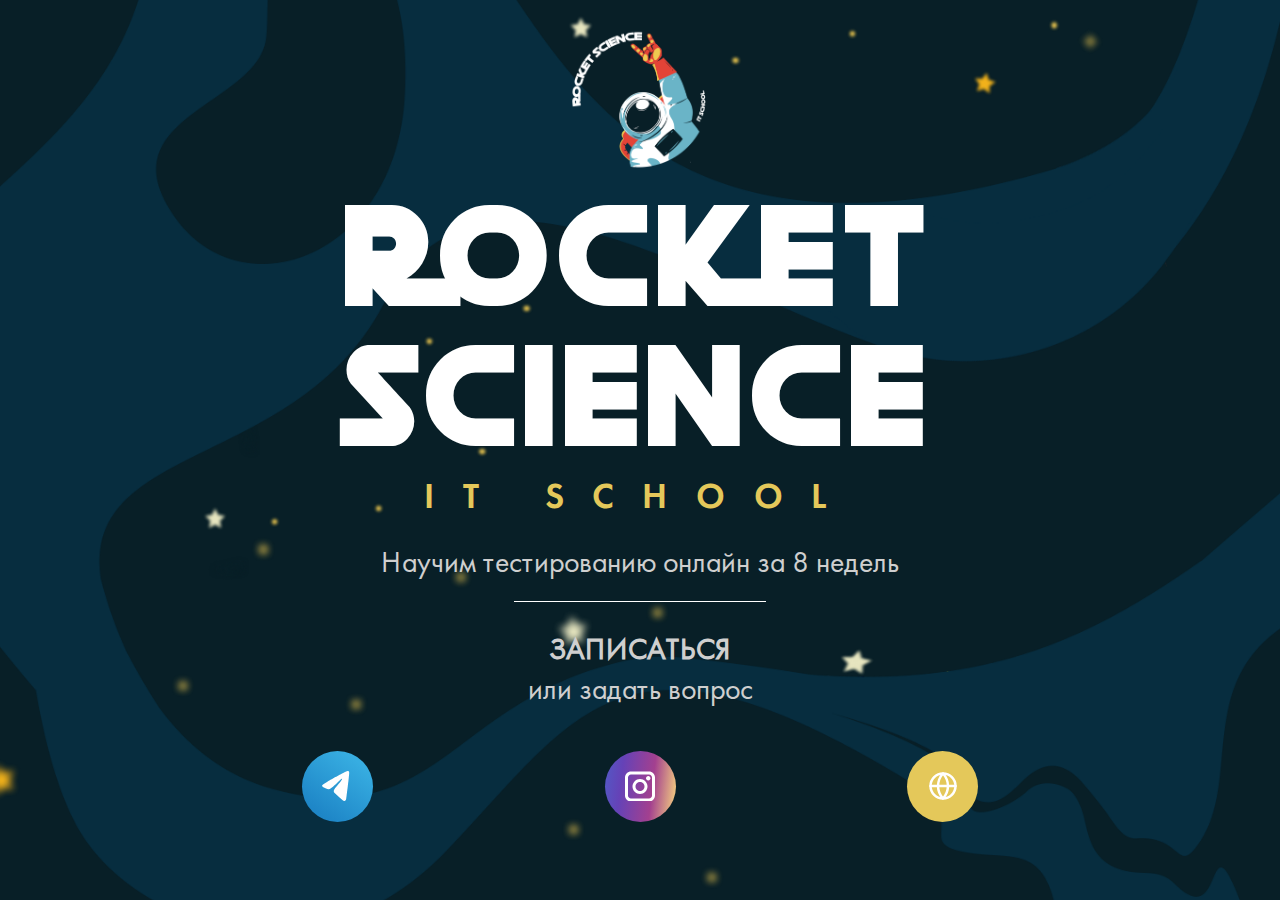
<file: qr/index.html>
<!DOCTYPE html>
<html lang="en">

<head>
	<meta charset="UTF-8">
	<title>QR</title>
	<meta name="viewport" content="viewport-fit=cover, width=device-width, initial-scale=1.0">
	<link href="https://fonts.cdnfonts.com/css/akrobat?styles=16717,28195" rel="stylesheet">
	<link rel="stylesheet" type="text/css" href="/qr/css/style.css">
</head>

<body>
	<div class="container">
		<div class="intro__logo">
			<svg id="Слой_1" data-name="Слой 1" xmlns="http://www.w3.org/2000/svg" xmlns:xlink="http://www.w3.org/1999/xlink" viewBox="0 0 307.5 318" width="150" height="150">
					<image transform="scale(0.5)" xlink:href="[data-uri]"/>
				</svg>
		</div>
		<div class="intro__title-block">
			<h1 class="intro__title">ROCKET SCIENCE</h1>
			<h2 class="intro__subtitle">IT SCHOOL</h2>
		</div>
		<div class="intro__text">
			<p class="intro__text-content intro__text-1">Научим тестированию онлайн за 8 недель</p>
			<p class="intro__text-content intro__text-2">ЗАПИСАТЬСЯ</p>
			<p class="intro__text-content intro__text-3">или задать вопрос</p>
		</div>
		<div class="intro__btn">
			<button class="to__telegram" onclick="window.open('https://t.me/denischensky', '_blank')" type="button">
				<svg width="30" height="30" viewBox="0 0 43 43" fill="none" xmlns="http://www.w3.org/2000/svg">
					<path
						d="M38.9832 2.02589C38.9946 2.08202 39.0001 2.13984 38.998 2.19708C38.9952 2.27503 38.9823 2.3525 38.9742 2.43008C38.9606 2.56152 38.9757 2.6944 38.9737 2.82627C38.9717 2.9516 38.9522 3.07642 38.9485 3.20171C38.9475 3.23432 38.9465 3.26685 38.9455 3.29923C38.9411 3.44249 38.9154 3.58646 38.9167 3.72978C38.9178 3.85459 38.8958 3.97896 38.8913 4.1037C38.8912 4.10783 38.891 4.11197 38.8909 4.1161C38.8855 4.26659 38.8595 4.41747 38.8607 4.56805C38.8607 4.57172 38.8607 4.57538 38.8607 4.57905C38.8612 4.69398 38.8372 4.80806 38.8276 4.9226C38.7712 5.5979 38.7149 6.2732 38.6585 6.9485C38.5464 7.50485 38.526 8.08155 38.4597 8.65147C38.368 9.44528 38.2915 10.2459 38.21 11.0397C38.0571 12.4509 37.9042 13.8689 37.7512 15.2801C37.6799 15.8297 37.5983 16.3861 37.5372 16.9356C37.4709 17.5191 37.4149 18.1026 37.3537 18.6861C37.2008 19.9209 37.053 21.1625 36.9001 22.3973C36.737 23.449 36.6197 24.5142 36.5025 25.5794C36.3955 26.4071 36.2884 27.2348 36.1814 28.0694C36.0387 29.1006 35.8858 30.1319 35.7991 31.1835C35.6003 32.493 35.4321 33.8024 35.2945 35.1255C35.1569 35.7225 35.1263 36.3467 35.0448 36.9573C34.9326 37.7851 34.8409 38.6128 34.7339 39.4406C34.6217 40.3361 34.3414 41.1232 33.8674 41.7813C33.3832 42.3308 32.8633 42.7719 32.2262 42.9279C31.4667 43.1043 30.7531 42.9686 30.1109 42.3919C25.9977 38.6739 21.8539 35.0169 17.7662 31.2378C17.2819 30.79 17.0118 30.1998 16.915 29.4467C16.6601 27.9201 17.2921 26.821 18.0057 25.8372C18.8059 24.7313 19.652 23.6864 20.4981 22.6416C21.1097 21.9563 21.6806 21.21 22.282 20.4976C22.8529 19.8191 23.4085 19.1203 23.9793 18.4486C24.9121 17.3427 25.7938 16.1622 26.7215 15.0495C27.3382 14.2624 27.8785 13.394 28.4952 12.607C28.7093 12.3356 28.8367 12.0099 28.8979 11.63C28.9641 11.2093 28.8622 11.0533 28.5411 11.1279C28.2506 11.1957 27.9855 11.3654 27.7256 11.5553C26.747 12.2813 25.8397 13.143 24.9274 13.9978C23.806 15.0291 22.6949 16.0807 21.5787 17.1188C20.3503 18.2519 19.1321 19.4053 17.8834 20.5044C17.6461 20.7104 17.4189 20.9302 17.1843 21.1393C16.208 22.0097 15.22 22.8494 14.2238 23.6728C13.5867 24.1953 12.9495 24.7109 12.2971 25.1994C11.4979 25.7962 10.4616 26.0077 9.46422 25.994C8.20971 25.9767 6.99006 25.5449 5.77305 25.0569C4.23377 24.4395 2.73527 23.6864 1.27755 22.7773C0.94115 22.5669 0.62514 22.3227 0.344808 21.9902C-0.30049 21.2254 0.373538 20.1395 1.18891 19.5593C1.24424 19.5199 1.29939 19.4801 1.354 19.4392C1.44132 19.3738 1.53083 19.3142 1.62048 19.2556C2.11198 18.934 2.57503 18.5216 3.08186 18.2247C3.49472 17.9805 3.89738 17.7159 4.30003 17.458C5.43665 16.7592 6.57327 16.0604 7.71498 15.3548C8.66301 14.7984 9.61104 14.2421 10.5591 13.6857C11.3338 13.2922 12.0729 12.7834 12.8323 12.3356C13.6019 11.976 14.3461 11.535 15.0903 11.0872C15.8195 10.6557 16.5869 10.2591 17.3232 9.83973C17.394 9.79938 17.4652 9.76029 17.5368 9.72345C18.1314 9.42323 18.7142 9.08676 19.2989 8.76772C19.3079 8.76285 19.3168 8.75802 19.3258 8.75324C20.1209 8.3258 20.911 7.87123 21.7061 7.42343C22.9141 6.77888 24.122 6.13434 25.3249 5.483C26.4492 4.87077 27.5732 4.25169 28.7075 3.65815C28.7876 3.61622 28.868 3.57527 28.9488 3.53579C29.0225 3.49903 29.0951 3.45813 29.1676 3.41557C29.3438 3.31214 29.4893 3.15839 29.6691 3.06137C29.7824 3.00021 29.9043 2.97025 30.0297 2.95018C30.0496 2.94699 30.0696 2.95326 30.0881 2.9452C30.1055 2.9376 30.1197 2.92056 30.1365 2.91171C30.373 2.78729 30.6138 2.66309 30.85 2.54522C31.0794 2.42309 31.3036 2.30097 31.533 2.17884C32.5371 1.6632 33.5412 1.14078 34.5504 0.638708C35.2047 0.303721 35.9249 0.0796329 36.6569 0.0121205C36.7626 0.00236639 36.8691 -0.00209892 36.9765 0.000944549C38.1569 0.0275752 38.6845 0.557248 38.9832 2.02589Z"
						fill="#FEFEFE" />
				</svg>

				<span class="flare"></span>
			</button>
			<button class="to__instagram"
				onclick="window.open('https://www.instagram.com/rocket_science_it_school/', '_blank')" type="button">
				<svg width="30" height="30" viewBox="0 0 30 30" fill="none" xmlns="http://www.w3.org/2000/svg">
					<path fill-rule="evenodd" clip-rule="evenodd"
						d="M0.000244141 6.50012C0.000244141 4.90885 0.632372 3.38276 1.75757 2.25757C2.88276 1.13237 4.40885 0.500244 6.00012 0.500244H23.9997C25.591 0.500244 27.1171 1.13237 28.2423 2.25757C29.3675 3.38276 29.9996 4.90885 29.9996 6.50012V24.4997C29.9996 26.091 29.3675 27.6171 28.2423 28.7423C27.1171 29.8675 25.591 30.4996 23.9997 30.4996H6.00012C4.40885 30.4996 2.88276 29.8675 1.75757 28.7423C0.632372 27.6171 0.000244141 26.091 0.000244141 24.4997V6.50012ZM6.00012 3.50018C5.20448 3.50018 4.44144 3.81624 3.87884 4.37884C3.31624 4.94144 3.00018 5.70448 3.00018 6.50012V24.4997C3.00018 25.2954 3.31624 26.0584 3.87884 26.621C4.44144 27.1836 5.20448 27.4997 6.00012 27.4997H23.9997C24.7954 27.4997 25.5584 27.1836 26.121 26.621C26.6836 26.0584 26.9997 25.2954 26.9997 24.4997V6.50012C26.9997 5.70448 26.6836 4.94144 26.121 4.37884C25.5584 3.81624 24.7954 3.50018 23.9997 3.50018H6.00012ZM14.9999 11C13.8065 11 12.6619 11.4741 11.818 12.318C10.9741 13.1619 10.5 14.3065 10.5 15.4999C10.5 16.6934 10.9741 17.8379 11.818 18.6818C12.6619 19.5257 13.8065 19.9998 14.9999 19.9998C16.1934 19.9998 17.3379 19.5257 18.1818 18.6818C19.0257 17.8379 19.4998 16.6934 19.4998 15.4999C19.4998 14.3065 19.0257 13.1619 18.1818 12.318C17.3379 11.4741 16.1934 11 14.9999 11ZM7.50008 15.4999C7.50008 13.5108 8.29024 11.6032 9.69674 10.1967C11.1032 8.79024 13.0108 8.00008 14.9999 8.00008C16.989 8.00008 18.8966 8.79024 20.3031 10.1967C21.7096 11.6032 22.4998 13.5108 22.4998 15.4999C22.4998 17.489 21.7096 19.3966 20.3031 20.8031C18.8966 22.2096 16.989 22.9998 14.9999 22.9998C13.0108 22.9998 11.1032 22.2096 9.69674 20.8031C8.29024 19.3966 7.50008 17.489 7.50008 15.4999ZM23.2497 9.50005C23.8465 9.50005 24.4188 9.263 24.8407 8.84106C25.2626 8.41911 25.4997 7.84682 25.4997 7.2501C25.4997 6.65338 25.2626 6.08109 24.8407 5.65914C24.4188 5.2372 23.8465 5.00015 23.2497 5.00015C22.653 5.00015 22.0807 5.2372 21.6588 5.65914C21.2368 6.08109 20.9998 6.65338 20.9998 7.2501C20.9998 7.84682 21.2368 8.41911 21.6588 8.84106C22.0807 9.263 22.653 9.50005 23.2497 9.50005Z"
						fill="white" />
				</svg>

				<span class="flare"></span>
			</button>
			<button class="to__site" onclick="window.open('https://rocket-science.pro/', '_blank')" type="button">
				<svg xmlns="http://www.w3.org/2000/svg" width="30" height="30" viewBox="0 0 24 24" fill="none">
					<path fill-rule="evenodd" clip-rule="evenodd"
						d="M12 22C17.5228 22 22 17.5228 22 12C22 6.47715 17.5228 2 12 2C6.47715 2 2 6.47715 2 12C2 17.5228 6.47715 22 12 22Z"
						stroke="white" stroke-width="2" stroke-linecap="round" stroke-linejoin="round" />
					<path d="M2 12H22" stroke="white" stroke-width="2" stroke-linecap="round" stroke-linejoin="round" />
					<path fill-rule="evenodd" clip-rule="evenodd"
						d="M12 2C14.5013 4.73835 15.9228 8.29203 16 12C15.9228 15.708 14.5013 19.2616 12 22C9.49872 19.2616 8.07725 15.708 8 12C8.07725 8.29203 9.49872 4.73835 12 2V2Z"
						stroke="white" stroke-width="2" stroke-linecap="round" stroke-linejoin="round" />
				</svg>

				<span class="flare"></span>
			</button>
		</div>
	</div>

</body>

</html>
</file>
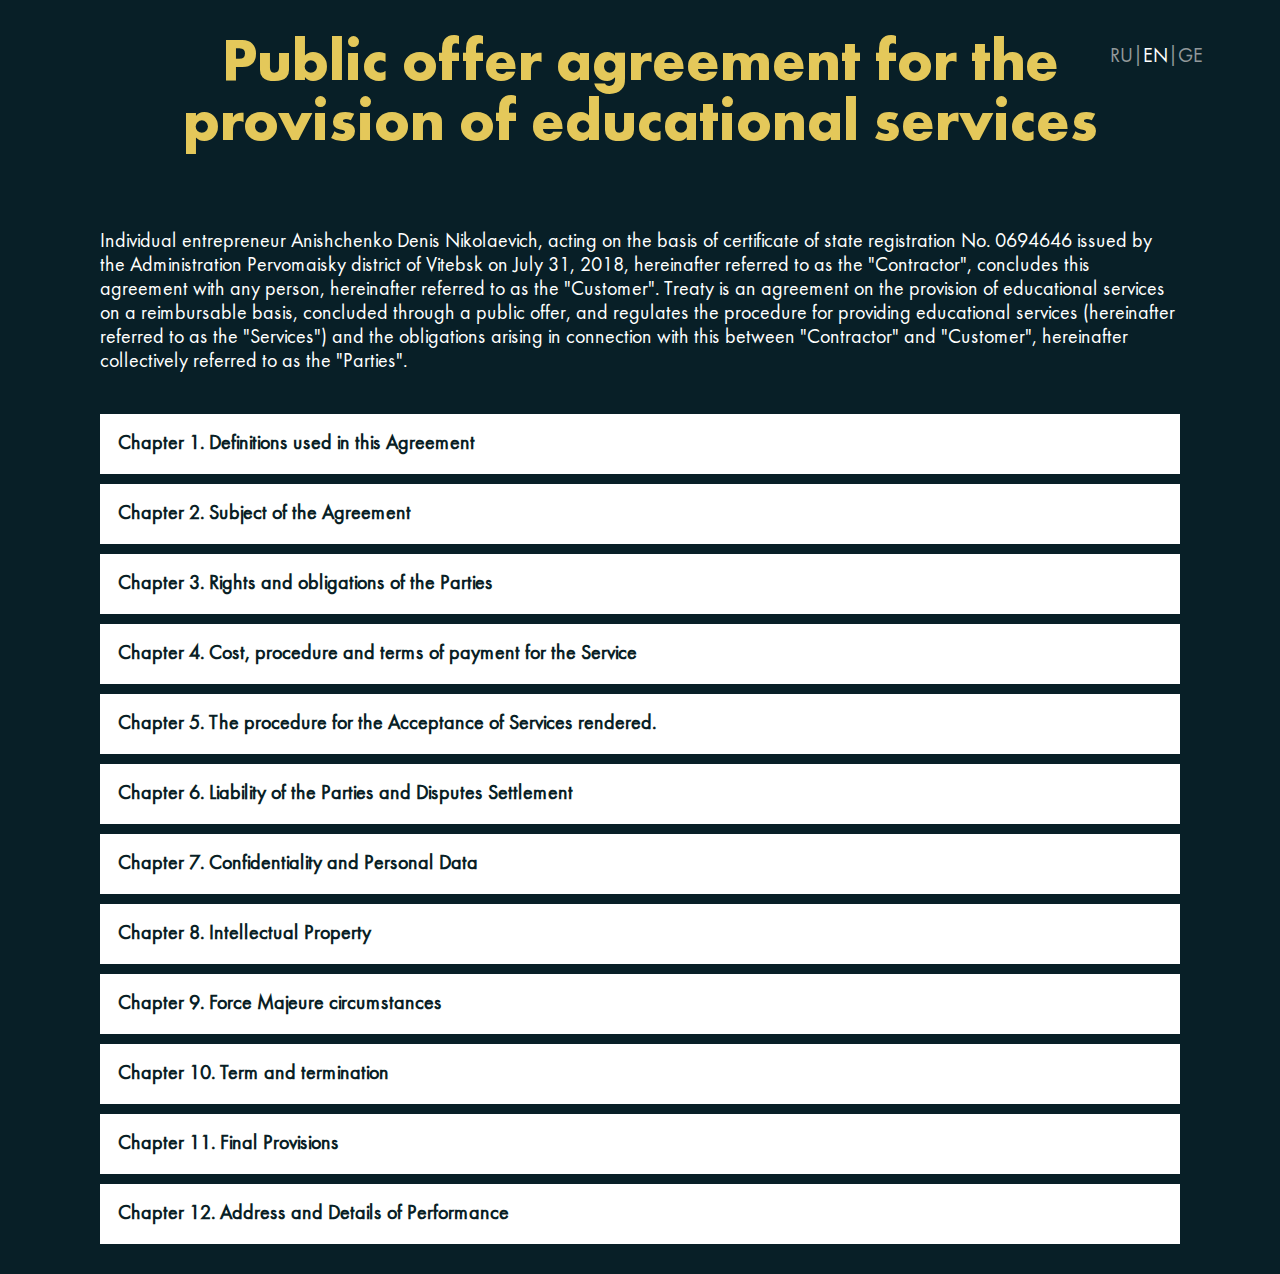
<file: pages/contract/index.html>
<!DOCTYPE html>
<html lang="en" prefix="og: http://ogp.me/ns#">
<head>
    <meta charset="UTF-8">
    <meta http-equiv="X-UA-Compatible" content="IE=edge">
    <meta name="viewport" content="width=device-width, initial-scale=1.0">
    <meta name="description" content="Rocket Science — онлайн курсы по обучение тестированию ПО с нуля за 8 недель. Стажировка после окончания курса. Не упусти возможность трудоустройства в IT-компанию.">
    <title class="lang" key="title">Rocket Science — Дистанционный договор</title>
    <link rel="shortcut icon" href="/images/favicon.svg" type="image/x-icon"/>
    <link rel="stylesheet" href="/source/css/style.css">
</head>
<body>
    <section class="contract">
        <div class="container contract__container">
            <div class="contract__row">
                <h1 class="contract__header lang" key="contract__header">Договор о предоставлении Услуг</h1>
                <p class="contract__intro lang" key="contract__intro">Индивидуальный предприниматель Денис Анищенко, действующий на основании свидетельства о государственной
                    регистрации № 322743457, выданного Публичного Реестра Грузии 17 марта 2022 года, именуемый в дальнейшем «Исполнитель», заключает настоящий Договор с любым лицом,
                     именуемым в дальнейшем «Заказчик». Настоящий Договор является Дистанционным Договором о предоставлении образовательных Услуг на возмездной основе,
                     который регламентирует порядок предоставления образовательных Услуг (далее – «Услуги») и обязательства, возникающие в связи с этим между «Исполнителем» и
                     «Заказчиком», далее совместно именуемые «Стороны».
                </p>
                <div class="accordion__body">
                    <button class="accordion lang" key="accordion__1">Глава 1. Определения, Используемые в Настоящим Договоре</button>
                    <div class="panel">
                        <ol>
                            <li class="lang" key="li__1">В целях настоящего Договора нижеприведенные термины и определения используются в следующем их значении:<li>
                            <li class="lang" key="li__1.1">1.1. Дистанционный договор - договор, заключаемый между Исполнителем и Заказчиком с использованием только одного или
                                 нескольких средств дистанционной связи, посредством организованной схемы дистанционной покупки или оказания услуг и не требующий физического
                                  присутствия между заказчиком и Исполнителем (п. «г», ст. 2 - Закон Грузии «О защите прав потребителей») - в следующем «Договор»<li>
                            <li class="lang" key="li__1.2">1.2. Стандартные условия Договора - заранее установленное, многократно используемое условие, установленное Исполнителем
                                 для Заказчика, с которым заказчик имел возможность ознакомиться (п.1. ст.342 Гражданского кодекса Грузии, п.1. ст.21 Закон Грузии «О защите прав
                                  пользователей»).</li>
                            <li class="lang" key="li__1.3">1.3. Исполнитель - Индивидуальный предприниматель Денис Анищенко, действующий на основании свидетельства о государственной
                                 регистрации № 322743457, выданного Публичного Реестра Грузии 17 марта 2022 года,</li>
                            <li class="lang" key="li__1.4">1.4. Заказчик – совершеннолетнее полностью дееспособное физическое лицо, осуществившее оплату Услуги (согласно п. 4.4.) и
                                 являющееся потребителем Услуг по настоящему Договору (т.е. являющееся сам Обучающимся), либо совершеннолетнее полностью дееспособное физическое лицо,
                                  осуществившее оплату Услуги и являющееся правомочным (законным) представителем Обучающегося (родитель, опекун), в случае если Обучающимся является
                                   несовершеннолетний до 18 лет, потребляющее Услуги. При этом Заказчик является потребителем, определенный в соответствии с Законом Грузии «О защите
                                    прав потребителей», который имеет права и обязанности, предусмотренные тем же законом.</li>
                            <li class="lang" key="li__1.5">1.5.  Обучающийся – несовершеннолетнее физическое лицо, потребляющее Услугу Исполнителя по выбранному Курсу/Программе либо
                                 совершеннолетнее полностью дееспособное физическое лицо, потребляющее Услугу Исполнителя по выбранному Курсу/Программе;</li>
                            <li class="lang" key="li__1.6">1.6. Дата заключения договора - дата перечисления Заказчиком соответствующей суммы по настоящему Договору на счет Исполнителя;</li>
                            <li class="lang" key="li__1.7">1.7. Дата начала оказания услуг – не ранее 15-го и не позднее 30-го дня после даты заключения договора.</li>
                            <li class="lang" key="li__1.8">1.8. Дата волеизъявления - датой совершения любого действия, предусмотренного настоящим Соглашением (зачисления, подачи претензии,
                                 заявлении и/или иного действия) является дата, в которую волеизъявление придостается к другой стороне.</li>
                            <li class="lang" key="li__1.9">1.9. Акт оказания Услуг - сертификат, график исполнения, составленный Исполнителем материальным или электронным виде, Акт
                                 приема-передачи, подписанный между сторонами и/или Любой другой документ, подтверждающий факт оказания услуг Заказчику Исполнителем.</li>
                            <li class="lang" key="li__1.10">1.10. Сертификат - материальный или электронный документ, выданный исполнителем на имя Заказчика / Обучающегося, который подтверждает
                                 факт обучения по программе, предусмотренной настоящим договором.</li>
                            <li class="lang" key="li__1.11">1.11. Все другие термины, используемые в Договоре, имеют значение, предусмотренное законодательством Грузии.</li>
                        </ol>
                    </div>
                    <button class="accordion lang" key="accordion__2">Глава 2. Предмет Договора</button>
                    <div class="panel">
                        <ol>
                            <li class="lang" key="li__2.1">2.1. Исполнитель обязуется оказать Услуги, а Заказчик обязуется принять Услуги, оказанные Исполнителем, и оплатить их в порядке и
                                на условиях, определенных настоящим Договором.<li>
                            <li class="lang" key="li__2.2">2.2. Предметом Договора является оказание образовательных Услуг по выбранному Курсу/Программе на платной основе.
                            </li>
                            <li class="lang" key="li__2.3">2.3. Условия настоящего Договора о предоставлении Услуг разработан в соответствии с Гражданским кодексом Грузии
                                 и адресован неопределенному кругу лиц.
                            </li>
                            <li class="lang" key="li__2.4">2.4. Перечень Услуг (Курсы/Программы), которые могут быть оказаны в рамках настоящего Договора, сроки предоставления
                                 Услуг при соблюдении условий п.1.7. настоящего Договора и иные условия, определяющие порядок оказания Услуг, а также другая информация,
                                  являющаяся существенной для оказания Услуг, размещается Исполнителем на сайте www.rocket-science.pro
                            </li>
                            <li class="lang" key="li__2.5">2.5. Исполнитель оставляет за собой право вносить изменения в настоящем Договоре, в связи с чем, Заказчик обязуется перед получением
                                 Услуг ознакомиться с актуальной версией Договора.
                            </li>
                            <li class="lang" key="li__2.6">2.6. Сроки оказания Услуг согласовываются Сторонами в соответствии с Курсом/Программой обучения. Курс/Программа обучения,
                                 которую выбрал Заказчик, является неотъемлемой частью настоящего Договора.
                            </li>
                            <li class="lang" key="li__2.7">2.7. График занятий по Курсу/Программе обучения оговаривается Сторонами заранее.
                            </li>
                            <li class="lang" key="li__2.8">2.8. Занятия посещаются Обучающимся согласно расписанию.
                            </li>
                        </ol>
                    </div>
                    <button class="accordion lang" key="accordion__3">Глава 3. Права и Обязанности Сторон</button>
                    <div class="panel">
                        <ol>
                            <li class="lang" key="li__3.1">3.1. Исполнитель обязуется:<li>
                            <li class="lang" key="li__3.1.1">3.1.1. Оказать Заказчику (Обучающемуся) Услуги в объеме и в сроки, согласованные Сторонами настоящего Договора,
                                 в том числе дистанционно, с использованием сети интернет, посредством мессенджеров Skype, WhatsApp, Telegram, Viber, а также с использованием
                                  сервиса для проведения видеоконференций Zoom и Google Meets
                            <li>
                            <li class="lang" key="li__3.1.2">3.1.2. Посредством размещения на сайте https://www.instagram.com/rocket_science_it_school/ и сайте www.rocket-science.pro
                                 предоставить Заказчику (Обучающему) достоверную информацию о характере, объеме предоставляемых Услугах, месте и способах их предоставления,
                                  стоимости Услуг, условиях оплаты и другую информацию, необходимую в рамках исполнения условий настоящего Договора.
                            <li>
                            <li class="lang" key="li__3.1.3">3.1.3. Незамедлительно известить Заказчика о возникновении форс-мажорных обстоятельств, которые могут повлиять на
                                 объем и качество оказываемых Исполнителем Услуг, посредством размещения актуальной информации на сайте www.rocket-science.pro или посредством
                                  мессенджеров Skype, WhatsApp, Telegram.
                            <li>
                            <li class="lang" key="li__3.1.4">3.1.4. Организовать материально-техническое обеспечение образовательного процесса в соответствии с установленными
                                 санитарными нормами, правилами и гигиеническими нормативами;
                            <li>
                            <li class="lang" key="li__3.1.5">3.1.5. Учебные пособия в стоимость оказываемых Услуг не входят.
                            <li>
                            <li class="lang" key="li__3.1.6">3.1.6. В соответствии с условиями настоящего Договора Заказчик предоставляет Исполнителю право использовать
                                 фотографические изображения и видеоматериалы с изображением Заказчика (Обучающегося) в рекламе Исполнителя, выполненной в виде статей,
                                  видеороликов в СМИ и на Интернет-ресурсах. Срок размещения – бессрочно. Право на использование изображений и роликов, а также использование
                                   контактных данных предоставляется Исполнителю на безвозмездной основе.
                            <li>
                            <li class="lang" key="li__3.1.7">3.1.7. В результате окончания обучения по Программе направить Заказчику подписанный со своей стороны Акт оказания
                                 Услуг, с указанием стоимости и объема оказанных Услуг в отчетном периоде;
                            <li>
                            <li class="lang" key="li__3.1.8">3.1.8. Своевременно уведомлять Заказчика об изменении согласованного Расписания путём опубликования этих изменений
                                на Интернет-ресурсе Исполнителя или уведомив Заказчика, отправив уведомление на любой из доступных способов коммуникации,
                                 не менее чем за один день до его ввода в действие.
                            <li>
                            <li class="lang" key="li__3.2">3.2. Исполнитель имеет право:
                            <li>
                            <li class="lang" key="li__3.2.1">3.2.1. В одностороннем порядке вносить изменения, дополнения в настоящий Договор, о которых Заказчик считается должным
                                 образом уведомленным, с момента публикации измененной версии Договора на сайте www.rocket-science.pro.
                            <li>
                            <li class="lang" key="li__3.2.2">3.2.2. Самостоятельно определять условия, формы, методы и способы оказания Услуг по настоящему Договору, вносить в них
                                 изменения, в том числе при необходимости расформировывать группы и изменять график проведения занятий с уведомлением Заказчика путем размещения
                                  соответствующей информации на сайте Исполнителя: www.rocket-science.pro или путем направления соответствующего уведомления Заказчику (Обучающемуся)
                                   посредством электронной почты или посредством мессенджеров: Skype, WhatsApp, Telegram за 1 (один) день до соответствующих изменений.
                            <li>
                            <li class="lang" key="li__3.2.3">3.2.3. Привлекать третьих лиц для исполнения своих обязательств по настоящему Договору, а также использовать
                                 Услуги/работы третьих лиц, обеспечивающих возможность предоставления Услуг, предусмотренных настоящим Договором. Дополнительное (помимо
                                  изложенного в настоящем пункте) согласие Заказчика на привлечение третьих лиц не требуется.
                            <li>
                            <li class="lang" key="li__3.2.4">3.2.4. Заменить преподавателя при наличии для этого причин (временная нетрудоспособность преподавателя, другие обстоятельства).
                            <li>
                            <li class="lang" key="li__3.2.5">3.2.5. Требовать соблюдения Заказчиком (Обучающимся) правил техники безопасности, правил поведения в общественных местах,
                                бережного отношения к имуществу Исполнителя и третьих лиц;
                            <li>
                            <li class="lang" key="li__3.2.6">3.2.6. В случае причинения ущерба Заказчиком (Обучающимся) имуществу Исполнителя и/или третьих лиц, требовать у Заказчика
                                 возмещения причиненного ущерба в полном объеме.
                            <li>
                            <li class="lang" key="li__3.2.7">3.2.7. В случае невыполнения (нарушения) условий настоящего Договора Заказчиком (Обучающимся) расторгнуть его в порядке,
                                установленном Договором и законодательством.
                            <li>
                            <li class="lang" key="li__3.2.8">3.2.8. Отказаться от исполнения Договора в одностороннем порядке в случаях, предусмотренным настоящим Договором и действующим
                                законодательством Грузии.
                            <li>
                            <li class="lang" key="li__3.2.9">3.2.9. Перенести занятие на другое время в связи с обоснованными производственными причинами (технические неполадки, болезнь
                                 преподавателя и т.п.). При этом Исполнитель обязан предупредить Заказчика (Обучающегося) о переносе занятия путем направления последнему сообщения посредством
                                  электронной почты или посредством мессенджеров: Skype, WhatsApp, Telegram не позднее чем за 1 (один) день до такого переноса.
                            <li>
                            <li class="lang" key="li__3.2.10">3.2.10. По окончанию Курса/Программы выдать сертификат о его прохождении Обучающемуся в случае, если последний в полном объеме
                                 освоит и выполнит содержание Курса/Программы и к нему (в т. ч. и к Заказчику) не будет никаких претензий со стороны Исполнителя (преподавателя).
                            <li>
                            <li class="lang" key="li__3.2.11">3.2.11. Осуществлять иные права, предусмотренные законодательством Грузии и настоящим Договором.
                            <li>
                            <li class="lang" key="li__3.3">3.3. Заказчик обязуется:
                            <li>
                            <li class="lang" key="li__3.3.1">3.3.1. Своевременно вносить оплату за Услуги в размерах и в сроки, установленные настоящим Договором.
                            <li>
                            <li class="lang" key="li__3.3.2">3.3.2. Соблюдать правила техники безопасности, правила поведения в общественных местах, вести себя уважительно по отношению к
                                 другим Обучающимся, не допускать действий, создающих опасность для окружающих (в т.ч. обязанность Обучающегося).
                            <li>
                            <li class="lang" key="li__3.3.3">3.3.3. Бережно относиться к имуществу и оборудованию Исполнителя (в т.ч. обязанность Обучающегося). При нанесении ущерба
                                 имуществу Исполнителя, в том числе третьим лицом, Заказчик обязан возместить причиненный ущерб в полном объеме и оплатить стоимость расходов Исполнителя,
                                  понесенных им для восстановления поврежденного имущества.
                            <li>
                            <li class="lang" key="li__3.3.4">3.3.4. Регулярно посещать занятия (касается Обучающегося) и извещать о причинах отсутствия на занятии Обучающегося в день его отсутствия.
                            <li>
                            <li class="lang" key="li__3.3.5">3.3.5. Не опаздывать на занятия. В случае опоздания на занятие, пропущенное время не компенсируется (касается Обучающегося).
                            <li class="lang" key="li__3.3.6">3.3.6. Надлежащим образом выполнять домашние задания по подготовке к занятиям и иные требования, касающихся процесса обучения, в установленные сроки (касается Обучающегося).
                            <li class="lang" key="li__3.3.7">3.3.7. Контролировать изменения к настоящему Договору, публикуемые на сайте www.rocket-science.pro и осуществлять оплату Услуг в соответствии
                                 с действующей на момент оплаты цены Услуг. Заказчик не вправе предъявлять Исполнителю претензии в случае несвоевременного ознакомления либо не ознакомления с информацией
                                  на сайте. Заказчик принимает на себя всю ответственность за последствия несвоевременного ознакомления либо не ознакомления с информацией, размещаемой для него Исполнителем
                                   на сайте.
                            <li>
                            <li class="lang" key="li__3.3.8">3.3.8. Не использовать информацию, полученную от Исполнителя, способами, способными нанести вред интересам Исполнителя (в т.ч. обязанность Обучающегося).
                            <li class="lang" key="li__3.3.9">3.3.9. Осваивать Курс/Программу только в целях овладения знаниями, умениями, навыками и компетенцией (т.е. обучения) (касается Обучающегося).
                                 Заказчик (Обучающийся) не вправе использовать Курс/Программу (полностью или частично) в каких-либо иных целях, в том числе коммерческих.
                            <li>
                            <li class="lang" key="li__3.3.10">3.3.10. Добросовестно и ответственно относиться к освоению содержания образовательных Программ/Курсов, в полном объеме выполнять их содержание
                                 (касается Обучающегося).
                            <li>
                            <li class="lang" key="li__3.3.11">3.3.11. Соблюдать условия настоящего Договора и иные обязанности, предусмотренные законодательством Грузии, а также соблюдать
                                 расписание проведения занятий. В случае, если Обучающийся является несовершеннолетним, Заказчик обязуется обеспечить соблюдение условий Договора и иных
                                  обязанностей, предусмотренных законодательством Грузии, Обучающимся, обеспечить соблюдение Обучающимся расписания проведения занятий. Ответственность
                                  за действия/бездействия Обучающегося, надлежащего выполнения им условий Договора и требований законодательства Грузии несет Заказчик. Заказчик, заключая Договор,
                                   подтверждает, что Заказчик и Обучающийся ознакомлен с текстом настоящего Договора и требованиями законодательства Грузии.
                            <li>
                            <li class="lang" key="li__3.3.12">3.3.12. Обеспечить выполнение технических возможностей, условий и требований для обеспечения проведения занятий с применением дистанционных
                                 образовательных технологий (наличие ПК, подключенного Интернета, с приемлемой скоростью, вэб-камеры, микрофона, иных необходимых устройств, достаточная зарядка устройства, иное)
                                  к каждому занятию, утвержденному Расписанием. В случае необеспечения Заказчиком указанных условий, пропущенные занятия восстановлению не подлежат, а оплата за пропущенное занятие
                                  не возвращается
                            <li>
                            <li class="lang" key="li__3.4">3.4. Заказчик имеет право:
                            <li>
                            <li class="lang" key="li__3.4.1">3.4.1. Требовать от Исполнителя надлежащего оказания Услуг в соответствии с условиями настоящим Договором.
                            <li>
                            <li class="lang" key="li__3.4.2">3.4.2. Получать информацию от Исполнителя по вопросам организации и обеспечения надлежащего предоставления Услуг, предусмотренных настоящим Договором.
                            <li>
                            <li class="lang" key="li__3.4.3">3.4.3. Получить Услуги Исполнителя в соответствии с Расписанием.
                            <li>
                            <li class="lang" key="li__3.4.4">3.4.4. Получить от Исполнителя информацию о процессе организации и проведения занятий.
                            <li>
                            <li class="lang" key="li__3.4.5">3.4.5. Осуществлять иные права, предусмотренные законодательством Грузии и настоящим Договором.
                            <li>
                        </ol>
                    </div>
                    <button class="accordion lang" key="accordion__4">Глава 4. Стоимость, Порядок и Сроки Оплаты Услуг</button>
                    <div class="panel">
                        <ol>
                            <li class="lang" key="li__4.1">4.1. Стоимость Услуг по настоящему Договору размещена на сайте Исполнителя www.rocket-science.pro и составляет для конкретного
                                 Курса/Программы сумму согласно прейскуранту Исполнителя в грузинской валюте - лари, эквивалентную долларам США.
                            <li>
                            <li class="lang" key="li__4.2">4.2. Заказчик производит оплату Услуг Исполнителя после пробного бесплатного периода обучения (пробный период указан для
                                каждого конкретного Курса/Программы на сайте www.rocket-science.pro), но до начала первого платного занятия по Курсу/Программе в размере 100% предоплаты.
                            <li>
                            <li class="lang" key="li__4.3">4.3. Оплачивая сумму, Заказчик подтверждает, что ему известны условия настоящего Договора и согласен с ними;
                            <li>
                            <li class="lang" key="li__4.4">4.4. Оплата Услуг осуществляется Заказчиком в безналичном порядке в грузинской валюте - лари - по курсу Национального банка Грузии,
                                 установленному на дату платежа, на расчетный счет Исполнителя: </li>
                            <li class="lang" key="li__4.4.1">JCS TBC Bank</li>
                            <li class="lang" key="li__4.4.2">SWIFT: TBCBGE 22</li>
                            <li class="lang" key="li__4.4.3">BEN'S account: GE82 TB74 9894 5168 2000 01</li>
                            <li class="lang" key="li__4.4.4">NAME OF BENEFICIARY: Dzianis Anischanka</li>
                            <li class="lang" key="li__4.4.5">(INTERMEDIARY: DEUTSCHE BANK TRUST COMPANY AMERICAS</li>
                            <li class="lang" key="li__4.4.6">NEW-YORK, USA</li>
                            <li class="lang" key="li__4.4.7">SWIFT: BKTRUS33</li>
                            <li class="lang" key="li__4.4.8">ABA: 021001033</li>
                            <li class="lang" key="li__4.4.9">BENEFICIARY'S BANK: HEAD OFFICE SWIFT: TBCBGE22)</li>
                            <li class="lang" key="li__4.5">4.5. Все банковские расходы, связанные с перечислением денежных средств, по настоящему Договору на счет Исполнителя, несет Заказчик.
                            <li>
                            <li class="lang" key="li__4.6">4.6. Если оплата (доплата) Услуг не будет произведена в сроки, установленные настоящим Договором, Услуги Исполнителем не предоставляются.
                            <li>
                            <li class="lang" key="li__4.7">4.7. Датой надлежащего исполнения Заказчиком обязательств по оплате Услуг (дата платежа) является дата зачисления денежных средств на расчетный счет Исполнителя.
                            <li>
                            <li class="lang" key="li__4.8">4.8. После произведения оплаты (доплаты) Заказчик направляет на электронный адрес Исполнителя или посредством мессенджеров: Skype, WhatsApp,
                                Telegram копию (фотографию) платежного документа.
                            <li>
                            <li class="lang" key="li__4.9">4.9. Исполнитель принимает на себя обязательства по оказанию Услуг только после получения от Заказчика подтверждения об оплате, путем предоставления
                                 квитанции или информации на электронный адрес Исполнителя или посредством мессенджеров: Skype, WhatsApp, Telegram.
                            <li>
                            <li class="lang" key="li__4.10">4.10. Исполнитель имеет право в одностороннем порядке изменять стоимость Услуг в зависимости от инфляционных процессов в стране, в связи с увеличением
                                 затрат на обучение, резкого колебания курса валюты по отношению к грузинскому лари и других объективных факторов.
                            <li>
                            <li class="lang" key="li__4.11">4.11. Исполнитель должен уведомить Заказчика о повышении оплаты за Услуги не менее чем за 5 (пять) календарных дней до предполагаемого повышения
                                путем размещения соответствующей информации на сайте Исполнителя: www.rocket-science.pro или путем направления соответствующего уведомления Заказчику посредством электронной
                                 почты или посредством мессенджеров: Skype, WhatsApp, Telegram
                            <li>
                            <li class="lang" key="li__4.12">4.12. В случае изменения стоимости Услуг Заказчик производит доплату разницы в стоимости не позднее 5 (пяти) календарных дней со дня получения такого уведомления.
                            <li>
                            <li class="lang" key="li__4.13">4.13. В случае наступления обстоятельств, препятствующих Заказчику (Обучающемуся) по уважительным и официально-документально подтвержденным причинам
                                (болезнь и пр.) посещать занятия, Исполнитель предоставляет возможность отработать пропущенные занятия по предварительному согласованию с Заказчиком (Обучающимся) без взимания
                                дополнительной оплаты, в фактическом объеме пропущенных занятий.
                            <li>
                            <li class="lang" key="li__4.14">4.14. В случае пропуска Заказчиком (Обучающимся) занятий без уважительных причин, либо непредставления Заказчиком документов, свидетельствующих
                                 о пропуске занятий по уважительным причинам, стоимость оплаченных Заказчиком Услуг возврату не подлежит.
                            <li>
                            <li class="lang" key="li__4.15">4.15. В случае неосвоения Заказчиком (Обучающимся) оказываемых (оказанных) Услуг (в т.ч. невыполнение заданий, предусмотренных Курсом/Программой и др.)
                                 Услуга считается выполненной в полном объеме и принятой Заказчиком, а оплата возврату не подлежит (за искл. подп. 10.10.1 Договора).
                            <li>
                        </ol>
                    </div>
                    <button class="accordion lang" key="accordion__5">Глава 5. Порядок Сдачи-приёмки Оказанных Услуг.</button>
                    <div class="panel">
                        <ol>
                            <li class="lang" key="li__5.1">5.1. Предоставление Услуг в рамках настоящего Договора подтверждается фактом принятия Заказчиком (Обучающимся) оказанных ему Услуг и отсутствием предъявленных Заказчиком письменных претензий по оказанным Исполнителем Услугам в течение 3 (трех) календарных дней с даты оказания Услуг. Факт оказания и принятия Услуг подтверждается Актом сдачи-приемки оказанных Услуг, содержащий сведения о характере Услуг, общей стоимости оказанных Услуг, а также иные необходимые сведения, указание которых предусмотрено законодательством Грузии. Датой оказания Услуг является дата проведения последнего занятия или дата расторжения Договора (в том числе в случае одностороннего отказа от Договора).
                            <li>
                            <li class="lang" key="li__5.2">5.2. Заказчик имеет право обратиться с письменным заявлением к Исполнителю о предоставлении ему Акта сдачи-приемки оказанных Услуг в течение 30 (тридцати) календарных дней с даты оказания Услуг.
                            <li>
                        </ol>
                    </div>
                    <button class="accordion lang" key="accordion__6">Глава 6. Ответственность Сторон и Разрешение Споров</button>
                    <div class="panel">
                        <ol>
                            <li class="lang" key="li__6.1">6.1. За неисполнение либо ненадлежащее исполнение своих обязательств по настоящему Договору виновная сторона несет ответственность в соответствии с действующим законодательством Грузии, с учетом особенностей, установленных настоящим Договором.
                            <li>
                            <li class="lang" key="li__6.2">6.2. В случае нарушения одной из сторон положений настоящего Договора, эта сторона возмещает все документально подтвержденные убытки, причиненные в результате нарушения другой стороной, по предъявлению последней претензий (произведенные расходы, уничтожение или повреждение имущества).
                            <li>
                            <li class="lang" key="li__6.3">6.3. В случае несоблюдения Заказчиком сроков оплаты Услуг по настоящему Договору, Заказчик выплачивает пеню в размере 0,1% от неуплаченной суммы за каждый день просрочки.
                            <li>
                            <li class="lang" key="li__6.5">6.5. Исполнитель не отвечает за неоказание Услуг, в связи с отсутствием у Заказчика (Обучающегося) и/или неисправностью необходимого оборудования, доступа к сети Интернет в результате действий операторов связи, провайдеров, влияния компьютерных вирусов и / или других вредоносных программ, в связи с отсутствием у него необходимых программно-аппаратных средств и/или ненадлежащего оплаты такого доступа.
                            </li>
                            <li class="lang" key="li__6.6">6.6. При возникновении препятствий по выполнению условий настоящего Договора Исполнитель и Заказчик обязуются незамедлительно сообщать о них друг другу.
                            </li>
                            <li class="lang" key="li__6.7">6.7. В случае если количество Обучающихся в группе уменьшается, Исполнитель предоставляет Заказчику возможность посещать занятия в другой группе соответствующего уровня. В случае несогласия Заказчика с предложенным условием, Исполнитель вправе приостановить оказание Услуг. Ранее внесенная оплата при этом не возвращается.
                            </li>
                            <li class="lang" key="li__6.8">6.8. Исполнитель не несет ответственности в случае ненадлежащего исполнения настоящего Договора, если ненадлежащее исполнение явилось следствием недостоверности, недостаточности или несвоевременности предоставленных Заказчиком (Обучающимся) сведений, а также вследствие других нарушений условий настоящего Договора со стороны Заказчика (Обучающегося).
                            </li>
                            <li class="lang" key="li__6.9">6.9. Исполнитель не несет ответственности за несоответствие предоставленной Услуги ожиданиям Заказчика (Обучающегося) и/или за его субъективную оценку. Такое несоответствие ожиданиям и/ или отрицательная субъективная оценка не являются основаниями считать Услугу оказанной не качественно, или не в согласованном объеме, также, как и не являются такими основаниями мнение третьих лиц (в том числе сотрудников государственных органов) отличные от мнения Исполнителя (его сотрудников).
                            </li>
                            <li class="lang" key="li__6.10">6.10. Исполнитель освобождается от ответственности за полное или частичное неисполнение обязательств, предусмотренных настоящим Договором, если это неисполнение явилось следствием обстоятельств непреодолимой силы, возникших после заключения Договора, в результате событий чрезвычайного характера, которые Стороны не могли ни предвидеть, ни предотвратить разумными мерами (форс-мажор).
                            </li>
                            <li class="lang" key="li__6.11">6.11. В случае если Заказчик (Обучающийся), по причинам, не зависящим от Исполнителя, не воспользовался Услугой, Услуга считается оказанной, надлежащим образом и оплата возврату не подлежит.
                            </li>
                            <li class="lang" key="li__6.12">6.12. Исполнитель не несет ответственности за способы и методы использования Заказчиком (Обучающимся) информации, полученной от Исполнителя в рамках обучения, проводимого по настоящему Договору.
                            </li>
                            <li class="lang" key="li__6.13">6.13. За нарушение условий конфиденциальности, предусмотренных в настоящем Договоре, виновная сторона возмещает другой стороне понесенные убытки.
                            </li>
                            <li class="lang" key="li__6.14">6.14. Заказчик самостоятельно несет полную ответственность за любые действия, предпринятые Обучающимся в процессе использования предоставленной информации.
                            </li>
                            <li class="lang" key="li__6.15">6.15. Все споры и разногласия, которые могут возникнуть между Сторонами по вопросам, не нашедшим своего разрешения в тексте настоящего Договора, будут разрешаться путем переговоров.
                            </li>
                        </ol>
                    </div>
                    <button class="accordion lang" id="confidentiality" key="accordion__7">Глава 7. Конфиденциальность и Персональные Данные</button>
                    <div class="panel" id="panel-confidentiality">
                        <ol>
                            <li class="lang" key="li__7.1">7.1. Вся информация, которая стала известна Заказчику (Обучающемуся) в связи с получением Услуг от Исполнителя по настоящему Договору является конфиденциальной информацией и коммерческой тайной Исполнителя.
                            </li>
                            <li class="lang" key="li__7.2">7.2. Заказчик (Обучающийся) обязуются не разглашать и не передавать конфиденциальную информацию, являющуюся коммерческой тайной Исполнителя, для ознакомления и (или) использования третьим лицам без предварительного письменного согласия Исполнителя, за исключением случаев, когда Заказчик (Обучающийся) обязан предоставить такую информацию в соответствии с действующим законодательством, применимым к Договору, или было получено согласие на разглашение такой информации.
                            </li>
                            <li class="lang" key="li__7.3">7.3. Методика обучения Исполнителя, содержание, практическая и теоретическая часть, экзаменационные и учебные материалы являются коммерческой тайной Исполнителя и их разглашение третьим лицам влечет за собой ответственность Заказчика по настоящему Договору и законодательство Грузии.
                            </li>
                            <li class="lang" key="li__7.4">7.4. Заказчик (Обучающийся) не вправе использовать полученные знания для аналогичной образовательной деятельности (без предварительного письменного согласия Исполнителя).
                            </li>
                            <li class="lang" key="li__7.5">7.5. Заказчик в связи с заключением настоящего Договора дает свое согласие Исполнителю на обработку любых персональных данных Заказчика (Обучающегося), ставших известными Исполнителю в результате предоставления Услуг на условиях настоящего публичного Договора присоединения. Обработка персональных данных включает, но не ограничивается сбором, регистрацией, накоплением, хранением, адаптацией, изменением, обновлением, использованием и распространением (включая передачу), обезличивание, уничтожение персональных данных, обрабатываемых Исполнителем, любым лицом, связанным с Исполнителя отношениями контроля с целью ведения базы персональных данных Заказчиков (Обучающихся)
                            </li>
                            <li class="lang" key="li__7.6">7.6. Заказчик соглашается, что Исполнитель не должен получать никакого дополнительного согласия Заказчика (Обучающегося) для передачи персональных данных Заказчика (Обучающегося) любому лицу, связанному с Исполнителем отношениями контроля или в рамках Договорных отношений, связанных с урегулированием задолженности.
                            </li>
                            <li class="lang" key="li__7.6.1"></li>
                            <li class="lang" key="li__7.6.2"></li>
                            <li class="lang" key="li__7.6.3"></li>
                            <li class="lang" key="li__7.6.4"></li>
                            <li class="lang" key="li__7.6.5"></li>
                            <li class="lang" key="li__7.7">7.7. Подписанием настоящего Договора Заказчик/Слушатель в соответствии c Законом Грузии № 5669-რს "О защите персональных данных" от 28/12/2011 г., в целях:
                            </li>
                            <li class="lang" key="li__7.7.1">7.7.1.	обеспечения соблюдения законов и иных нормативных правовых актов;
                            <li class="lang" key="li__7.7.2">7.7.2.	регулирования настоящего Договора и непосредственно связанных с ними отношений;
                            <li class="lang" key="li__7.7.3">7.7.3.	обеспечения учебно-воспитательного процесса и ведения статистики;
                            <li class="lang" key="li__7.7.4">7.7.4.	обеспечения безопасности Слушателя, а также имущества Заказчика и/или Слушателя и/или третьих лиц;<br>
                                дает согласие Исполнителю на автоматическую, полуавтоматическую, и не автоматическую обработку персональных данных, перечень которых указан в п. 7.9. Договора, а именно сбор, фото, запись, видеозапись, организация, хранение, замена, восстановление, истребование, использование или разглашение в целях передачи, распространения данных либо обеспечения доступа к ним иным образом, группировка либо комбинация, блокирование, удаление или уничтожение данных.
                            </li>
                            <li class="lang" key="li__7.7.5"></li>
                            <li class="lang" key="li__7.7.6"></li>
                            <li class="lang" key="li__7.7.7"></li>
                            <li class="lang" key="li__7.8">7.8. Перечень персональных данных, на обработку которых дается согласие:
                            </li>
                            <li class="lang" key="li__7.8.1">7.8.1.	фамилия, имя;</li>
                            <li class="lang" key="li__7.8.2">7.8.2.	пол, возраст;</li>
                            <li class="lang" key="li__7.8.3">7.8.3.	дата рождения;</li>
                            <li class="lang" key="li__7.8.4">7.8.4.	личный номер;</li>
                            <li class="lang" key="li__7.8.5">7.8.5.	паспортные данные;</li>
                            <li class="lang" key="li__7.8.6">7.8.6.	адрес регистрации по месту жительства и адрес фактического проживания;</li>
                            <li class="lang" key="li__7.8.7">7.8.7.	номер телефона (мобильный) – при наличии такового;</li>
                            <li class="lang" key="li__7.8.8">7.8.8.	адрес эл. почты – при наличии такового;</li>
                            <li class="lang" key="li__7.9">7.9. Заказчик/Слушатель дает согласие Исполнителю:</li>
                            <li class="lang" key="li__7.9.1">7.9.1.	осуществить аудио-, фото- и видеосъемку мероприятий, организуемых Исполнителем с участием Слушателя;</li>
                            <li class="lang" key="li__7.9.2">7.9.2.	Использовать фото- и видеоматериалы, а также другие информационные материалы с участием Слушателя в рекламных, информационных и иных материалах, размещенных на наружных и внутренних стендах, в печатных изданиях, как на территории Грузии, так и за рубежом;</li>
                            <li class="lang" key="li__7.9.3">7.9.3.	Обнародовать и использовать фото- и видеоматериалы, а также другие информационные материалы с участием Слушателя полностью или фрагментарно, в том числе через любые СМИ и любым способом, в частности в рекламных буклетах и во всех средствах массовой информации, ТВ, кинофильмах, видео, в Интернете, листовках, почтовых рассылках, каталогах, постерах, промо статьях, рекламной кампании, на упаковке и т.д.;
                            </li>
                            <li class="lang" key="li__7.9.4">7.9.4.	На осуществление любых действий в отношении фото и видеосъемки с участием Слушателя, включая, но не ограничиваясь, сбор, организация, хранение, замена, восстановление, истребование, использование или разглашение в целях передачи, распространения данных либо обеспечения доступа к ним иным образом, группировка либо комбинация, блокирование, удаление или уничтожение данных;
                            </li>
                            <li class="lang" key="li__7.9.5">7.9.5.	передать права на фото- и видеоматериалы, а также другие информационные материалы с его участием третьим лицам
                            </li>
                            <li class="lang" key="li__7.10">7.10. Заказчик/Слушатель дает согласие на то, что с фото-и видеоматериалами, а также с другими информационными материалами с его участием могут быть совершены следующие действия:
                            </li>
                            <li class="lang" key="li__7.10.1">7.10.1	Фотографии, изображения и видеозаписи могут быть скопированы, представлены и сделаны достоянием общественности и/или адаптированы для использования;
                            </li>
                            <li class="lang" key="li__7.10.2">7.10.2	Обработка фото- и видео материалов авторизованным способом обработки.
                            </li>
                            <li class="lang" key="li__7.11">7.11. Исполнитель гарантирует, что не будет использовать фото-и видеоматериалы, а также другие информационные материалы с участием Слушателя, способами, порочащими честь, достоинство и каким-либо образом нарушающие интересы Слушателя.
                            </li>
                            <li class="lang" key="li__7.12">7.12. Заказчик / Слушатель подтверждает, что действует по собственной воле в своих интересах и полностью ознакомлен с текстом настоящего Договора.
                            </li>
                            <li class="lang" key="li__7.13">7.13. Заказчику, как субъекту персональных данных, разъяснено, что Заказчик вправе в любое время, без объяснений причин отказаться от данного им согласия в соответствии с п. 7.1. - п. 7.10. настоящего Договора и требовать прекращения обработки данных или (и) уничтожения обработанных данных.
                            </li>
                        </ol>

                    </div>
                    <button class="accordion lang" key="accordion__8">Глава 8. Интеллектуальная Собственность</button>
                    <div class="panel">
                        <ol>
                            <li class="lang" key="li__8.1">8.1. Заказчик (Обучающийся) обязан соблюдать авторские права Исполнителя на все материалы Курса/Программы в соответствии с законодательством Грузии и международным законодательством об авторском праве.
                            </li>
                            <li class="lang" key="li__8.2">8.2. Заказчику (Обучающемуся) запрещается распространять (копировать какие-либо видео-; аудио- или текстовые материалы) материалы Курса/Программы Исполнителя, кроме как для личного пользования. Исключение составляют учебные файлы, помеченные как «Материалы к скачиванию».
                            </li>
                            <li class="lang" key="li__8.3">8.3. Заказчику (Обучающемуся) запрещено использовать полученные на занятиях в рамках прохождения Курса/Программы учебные материалы в коммерческих и некоммерческих целях, от своего имени, размещать в открытом доступе, передавать третьим лицам, кроме как для личного пользования.
                            </li>
                            <li class="lang" key="li__8.4">8.4. Обнаружение факта доступа к материалам Курсов/Программ третьих лиц является основанием для одностороннего расторжения Исполнителем Договора без возврата денежных средств.
                            </li>
                            <li class="lang" key="li__8.5">8.5. За каждый факт нарушения Исполнителем пунктов 8.1-8.4. настоящего Договора Заказчик по требованию Исполнителя в течение 10 (десяти) календарных дней выплачивает последнему компенсацию в размере суммы эквивалентной 5 000 (пяти тысячам) долларов США. Сумма компенсации выплачивается в грузинской валюте - лари - по курсу Национального банка Грузии на дату оплаты компенсации.
                            </li>
                            <li class="lang" key="li__8.6">8.6. Ограничения относительно разглашения информации не относятся к общедоступной информации или информации, ставшей таковой не по вине Сторон, а также информации, ставшей известной стороне из иных источников до или после получения ее от другой стороны.
                            </li>
                        </ol>
                    </div>
                    <button class="accordion lang" key="accordion__9">Глава 9. Обстоятельства Непреодолимой Силы (Форс-Мажор)</button>
                    <div class="panel">
                        <ol>
                            <li class="lang" key="li__9.1">9.1. Стороны освобождаются от ответственности за частичное или полное неисполнение своих обязательств по настоящему Договору, если это явилось следствием действия обстоятельств непреодолимой силы (форс-мажора), возникших после заключения настоящего Договора в результате событий чрезвычайного характера, которые Стороны не могли ни предвидеть, ни предотвратить разумными мерами.
                            </li>
                            <li class="lang" key="li__9.2">9.2. Под форс-мажорными обстоятельствами в настоящем Договоре понимаются любые чрезвычайные события внешнего относительно Сторон характера, которые возникают без вины Сторон, вне их воли или вопреки воле или желанию Сторон, и которые нельзя при условии принятия обычных для этого мероприятий предусмотреть и нельзя при всей заботливости и осмотрительности отвлечь (избежать), включая стихийные явления природного характера (землетрясения, наводнения, ураганы, разрушения в результате молнии и т.п.), бедствия биологического, техногенного и антропогенного происхождения (взрывы, пожары, массовые эпидемии, эпизоотии, эпифитотии т.п.), обстоятельства общественной жизни (война, военные действия, блокады, общественные волнения, проявления терроризма, массовые забастовки и локауты, бойкоты и т.п.), а также издание запретительных или ограничивающих нормативных актов органов государственной власти или местного самоуправления, препятствующие выполнению условий настоящего Договора, и другие непредвиденные обстоятельства, находящихся вне сферы влияния Сторон, но не ограничиваясь указанным.
                            </li>
                            <li class="lang" key="li__9.3">9.3. При наступлении обстоятельств непреодолимой силы, препятствующих исполнению обязательств по настоящему Договору, срок выполнения Сторонами таких обязательств переносится соразмерно времени действия таких обстоятельств, а также времени, требуемого для устранения их последствий, но не более шестидесяти календарных дней.
                            </li>
                            <li class="lang" key="li__9.4">9.4. В случае если обстоятельства непреодолимой силы продолжают действовать более срока, указанного в настоящем разделе Договора, либо, когда при их наступлении обеим Сторонам становится очевидным, что обстоятельства будут действовать более этого срока, Стороны обязуются обсудить возможности альтернативных способов исполнения настоящего Договора или его прекращения без возмещения убытков.
                            </li>
                            <li class="lang" key="li__9.5">9.5. Сторона не вправе ссылаться на обстоятельства непреодолимой силы как на основания для освобождения от ответственности, если эти обстоятельства возникли после наступления срока исполнения соответствующих обязательств по настоящему Договору.
                            </li>
                        </ol>

                    </div>
                    <button class="accordion lang" key="accordion__10">Глава 10. Срок Действия Договора и Порядок Его Расторжения</button>
                    <div class="panel">
                        <ol>
                            <li class="lang" key="li__10.1">10.1. Настоящий Договор является дистанционным договором (ст.12 Закона Грузии «О защите прав пользователей»), в соответствии с которым Исполнитель принимает на себя обязательство по оказанию Услуг в отношении неопределенного круга лиц, обратившихся за указанными Услугами, на платной основе.
                            </li>
                            <li class="lang" key="li__10.2">10.2. Публикация (размещение) текста настоящего Договора на сайте Исполнителя: www.rocket-science.pro является стандартными условиями Договора о предоставлении Услуг, адресованным неопределенному кругу лиц (ст.342 Гражданского Кодекса Грузии).
                            </li>
                            <li class="lang" key="li__10.3">10.3. Заключение настоящего Договора производится путем присоединения Заказчика к настоящему Договору, т.е. посредством принятия Заказчиком условий настоящего Договора в целом, без каких-либо условий, изъятий и оговорок. На основании вышеизложенного, внимательно ознакомьтесь с текстом Договора, и, если вы не согласны с каким-либо пунктом, вам предлагается отказаться от использования Услуги, предоставляемой Исполнителем.
                            </li>
                            <li class="lang" key="li__10.4">10.4. Фактом заключения настоящего Договора является оплата Заказчиком Исполнителю заказанных им Услуг в порядке и на условиях, определенных настоящим Договором
                            </li>
                            <li class="lang" key="li__10.5">10.5. Настоящий Договор, считается заключенным, с момента внесения Заказчиком денежных средств согласно условиям Договора на расчетный счет Исполнителя, и действует до полного исполнения сторонами своих обязательств по Договору. Местом заключения настоящего Договора является адрес нахождения Исполнителя.
                            </li>
                            <li class="lang" key="li__10.6">10.6. Договор может быть изменен или расторгнут по основаниям, предусмотренным законодательством Грузия и настоящим Договором.
                            </li>
                            <li class="lang" key="li__10.7">10.7. Заказчик вправе расторгнуть настоящий Договор в одностороннем порядке без объяснения причин в течение 14 календарных дней после его заключения и потребовать возврата денежных средств - Заказчик должен обратиться к Исполнителю по электронной почте с простым письменным заявлением, которое должно содержать как минимум следующее данные:
                            </li>
                            <li class="lang" key="li__10.7.1">10.7.1. фамилия/имя / название Заказчика и идентификационные данные:
                            </li>
                            <li class="lang" key="li__10.7.2">10.7.2. дата и номер оплаты / заключении настоящего Договора:
                            </li>
                            <li class="lang" key="li__10.7.3">10.7.3. Адрес Заказчика
                            </li>
                            <li class="lang" key="li__10.8">10.8. Через 14 дней после подписания настоящего Договора, одностороннее расторжение по инициативе Заказчика допускается только:
                            </li>
                            <li class="lang" key="li__10.8.1">10.8.1. если Исполнитель грубо нарушает/некачественно выполняет обязательства по Договору и основания претензии не устранены в разумный срок после подачи Заказчиком мотивированной письменной претензии - в этом случае Заказчик вправе потребовать возврата суммы, уплаченной за период, следующий за датой расторжения.
                            </li>
                            <li class="lang" key="li__10.8.2">10.8.2. 15 календарных дней с момента обращения Заказчика с заявлением об одностороннем расторжении договора - в этом случае Исполнитель вправе не возмещать Заказчику плату за Услуги или удерживать ее часть за возмещения ущерба.
                            </li>
                            <li class="lang" key="li__10.9">10.9. При досрочном расторжении Договора по соглашению Сторон Исполнитель возвращает Заказчику стоимость Услуг в объеме, установленном соглашением Сторон. Вопрос о возврате Заказчику стоимости Услуг (части стоимости Услуг) решается Исполнителем после поступления письменного требования от Заказчика. Денежные средства перечисляются на счет Заказчика, указанный в заявлении. Требования о возврате стоимости Услуг (части стоимости Услуг) принимаются Исполнителем до даты завершения обучения. Исполнитель имеет право отказать в расторжении Договора по соглашению Сторон, оставив Заказчику право на расторжение Договора в случаях и в порядке, предусмотренных действующим законодательством Грузия.
                            </li>
                            <li class="lang" key="li__10.10">10.10. Настоящий Договор может быть расторгнут по инициативе Исполнителя в случае одностороннего отказа Исполнителя от исполнения настоящего Договора в следующих случаях:
                            </li>
                            <li class="lang" key="li__10.10.1">10.10.1. невозможности надлежащего исполнения обязательства по оказанию Услуг вследствие действий (бездействия) Заказчика (Обучающегося), в том числе, но не исключительно, неосвоения Курса/Программы Заказчиком (Обучающимся), невыполнения домашних заданий Заказчиком (Обучающимся);
                            </li>
                            <li class="lang" key="li__10.10.2">10.10.2. неуважительного, оскорбительного отношения Заказчика (Обучающегося) к другим обучающимся, преподавателем, Исполнителю или третьим лицам;
                            </li>
                            <li class="lang" key="li__10.10.3">10.10.3. нарушение Заказчиком сроков оплаты Услуг по настоящему Договору согласно п. 4.12. на срок свыше 3 (трех) рабочих дней от установленной даты оплаты;
                            </li>
                            <li class="lang" key="li__10.10.4">10.10.4. систематического пропуска занятий Заказчиком (Обучающимся) без документального подтверждения Заказчиком уважительности причин отсутствия (причина признается уважительной только при предъявлении официального документа);
                            </li>
                            <li class="lang" key="li__10.10.5">10.10.5. нарушения Заказчиком (Обучающимся) любого из условий Договора, устава, локальных нормативных актов Исполнителя;
                            </li>
                            <li class="lang" key="li__10.10.6">10.10.6. и в иных случаях, предусмотренных законодательством Грузия.
                            </li>
                            <li class="lang" key="li__10.10.7"></li>
                            <li class="lang" key="li__10.10.8"></li>
                            <li class="lang" key="li__10.11">10.11. Обязательства Исполнителя по предоставлению Услуг считаются прекращенными с даты, указанной в уведомлении об одностороннем отказе от Договора, врученного Заказчику (Обучающемуся) или направленном на электронный адрес Заказчика (Обучающегося), либо посредством мессенджеров: Skype, WhatsApp, Telegram. В случае одностороннего отказа Исполнителя от Договора по основаниям, указанным в пункте 10.8. денежные средства возврату не подлежат, за искл. подп.
                            </li>
                            <li class="lang" key="li__10.12">10.12. В случае одностороннего отказа Исполнителя от Договора по основаниям, указанным в подп.10.10.1., уплаченные денежные средства возвращаются Исполнителем Заказчику в течение 10 (десяти) рабочих дней после направления уведомления об одностороннем отказе от Договора Заказчику. Сумму возврата составляет сумму в грузинской валюте – лари, которая была перечислена Заказчиком Исполнителю (т.е. по курсу Национального банка Грузия, установленному на дату платежа Заказчика).
                            </li>
                            <li class="lang" key="li__10.13">10.13. Договор расторгается досрочно по обстоятельствам, не зависящим от воли Заказчика (Обучающегося) и Исполнителя, в том числе в случае ликвидации Исполнителя.
                            </li>
                            <li class="lang" key="li__10.14">10.14. Заказчик признает, что, если в течение трех (3) календарных дней с даты завершения первого платного занятия в рамках выбранного Курса/Программы от Заказчика не поступит претензий о качестве выбранного и оплаченного Заказчиком Курса/Программы, Услуги считаются полностью соответствующими условиям Договора.
                            </li>
                        </ol>

                    </div>
                    <button class="accordion lang" key="accordion__11">Глава 11. Заключительные Положения</button>
                    <div class="panel">

                        <ol>
                            <li class="lang" key="li__11.1">11.1. Стороны подтверждают полное и однозначное понимание ими предмета и содержания настоящего Договора, прав и обязанностей каждой Стороны, вытекающих или связанных с выполнением Договора, суть терминов, принятых в Договоре, а также соответствие текста Договора намерениям и воли Сторон. Договор заключается на выгодных для Сторон условиях и не является результатом воздействия тяжелых для них обстоятельств.
                            </li>
                            <li class="lang" key="li__11.2">11.2. Окончание срока настоящего Договора не освобождает Стороны от ответственности за его нарушение, которое имело место во время действия настоящего Договора.
                            </li>
                            <li class="lang" key="li__11.3">11.3. Все споры и разногласия между Сторонами по Договору, в связи с Договором и/или его исполнением Стороны будут стремиться урегулировать путем переговоров. Если в результате переговоров Стороны не достигли взаимоприемлемого решения, спор подлежит разрешению в соответствующем суде г. Тбилиси в соответствии с действующим законодательством Грузии по месту нахождения Исполнителя.
                            </li>
                            <li class="lang" key="li__11.4">11.4. Сторона, которая полагает, что ее права по Договору нарушены, обязана предъявить претензию второй стороне. Претензия предъявлена надлежащим образом, если направлена по адресу Стороны, указанному в настоящем Договоре (для Исполнителя) либо указанном Заказчиком (для Заказчика), любым способом, позволяющим установить личность отправителя и факт вручения корреспонденции получателю. При отсутствии информации о почтовом адресе Заказчика достаточным является факт предъявления претензии по электронной почте или посредством мессенджера на номер Заказчика (Обучающегося). Факт возврата корреспонденции с указанием на отсутствие получателя, не препятствует обращению в суд. Приложение к претензии копий документов, обосновывающих и подтверждающих предъявленные требования, если данные документы имеются в наличии у второй стороны, не является обязательным. Сторона, получившая претензию, в течение 10 (десяти) рабочих дней со дня ее получения письменно уведомляет вторую сторону о результатах рассмотрения. Неполучение ответа либо мотивированных возражений на претензию в установленный срок рассматривается как согласие с претензией и изложенными в ней обстоятельствами.
                            </li>
                            <li class="lang" key="li__11.5">11.5. Стороны по настоящему Договору признают юридическую силу документов, тексты которых получены по каналам связи (электронная почта, адреса которой указаны в настоящем Договоре, а также указаны Заказчиком (Обучающимся), Мессенджеры при связанности их с номерами телефонов, Заказчика (Обучающегося), наравне с исполненными в простой письменной форме. Письма, направленные по указанным каналам связи, считаются направленными надлежащим образом. Стороны самостоятельно несут все негативные последствия неполучения писем, направленных по каналам связи. Стороны обязаны своевременно проверять корреспонденцию, поступающую на их адреса электронной почты и на мессенджеры. Заказчик соглашается с тем, что надлежащим уведомлением является также направление извещений или уведомлений на мессенджер Заказчика (Обучающегося).
                            </li>
                            <li class="lang" key="li__11.6">11.6. Доказательствами в суде могут являться факсимильные копии и распечатки электронных писем, распечатка переписки в мессенджерах.
                            </li>
                            <li class="lang" key="li__11.7">11.7. Применимым правом к настоящему Договору, является право Грузии.
                            </li>
                            <li class="lang" key="li__11.8">11.8. В случаях, не предусмотренных настоящим Договором, Стороны руководствуются действующим законодательством Грузии.
                            </li>
                        </ol>

                    </div>
                    <button class="accordion lang" key="accordion__12">Глава 12. Адрес и Реквизиты Исполнения</button>
                    <div class="panel">
						<ol>
                            <li class="lang" key="li__12.1">Индивидуальный Предприниматель Денис Анищенко</li>
                            <li class="lang" key="li__12.2">P.Н. 322743457</li>
                            <li class="lang" key="li__12.3">Юридический Адрес: Грузия, Адигенский Район, с. Унтса, Багеби</li>
                            <li class="lang" key="li__12.4">JCS TBC Bank</li>
                            <li class="lang" key="li__12.5">SWIFT: TBCBGE 22</li>
                            <li class="lang" key="li__12.6">BEN'S account: GE82 TB74 9894 5168 2000 01</li>
                            <li class="lang" key="li__12.7">тел.: +995(59)170-52-61 (Telegram @denischensky)</li>
                        </ol>
                    </div>
                </div>
            </div>
            <div class="language">
                <button class="lang__btn lang__btn-ru translate" id="ru" type="button" >RU</button>
                <span>&#124</span>
                <button class="lang__btn lang__btn-en translate" id="en" type="button" >EN</button>
                <span>&#124</span>
                <button class="lang__btn lang__btn-en translate" id="ge" type="button" >GE</button>
            </div>
        </div>
    </section>

    <script src="https://ajax.googleapis.com/ajax/libs/jquery/1.7.1/jquery.min.js"></script>
    <script src="/script.js"></script>
    <script src="/pages/contract/lang.js"></script>
    <script src="/pages/contract/script.js"></script>
</body>
</html>
</file>
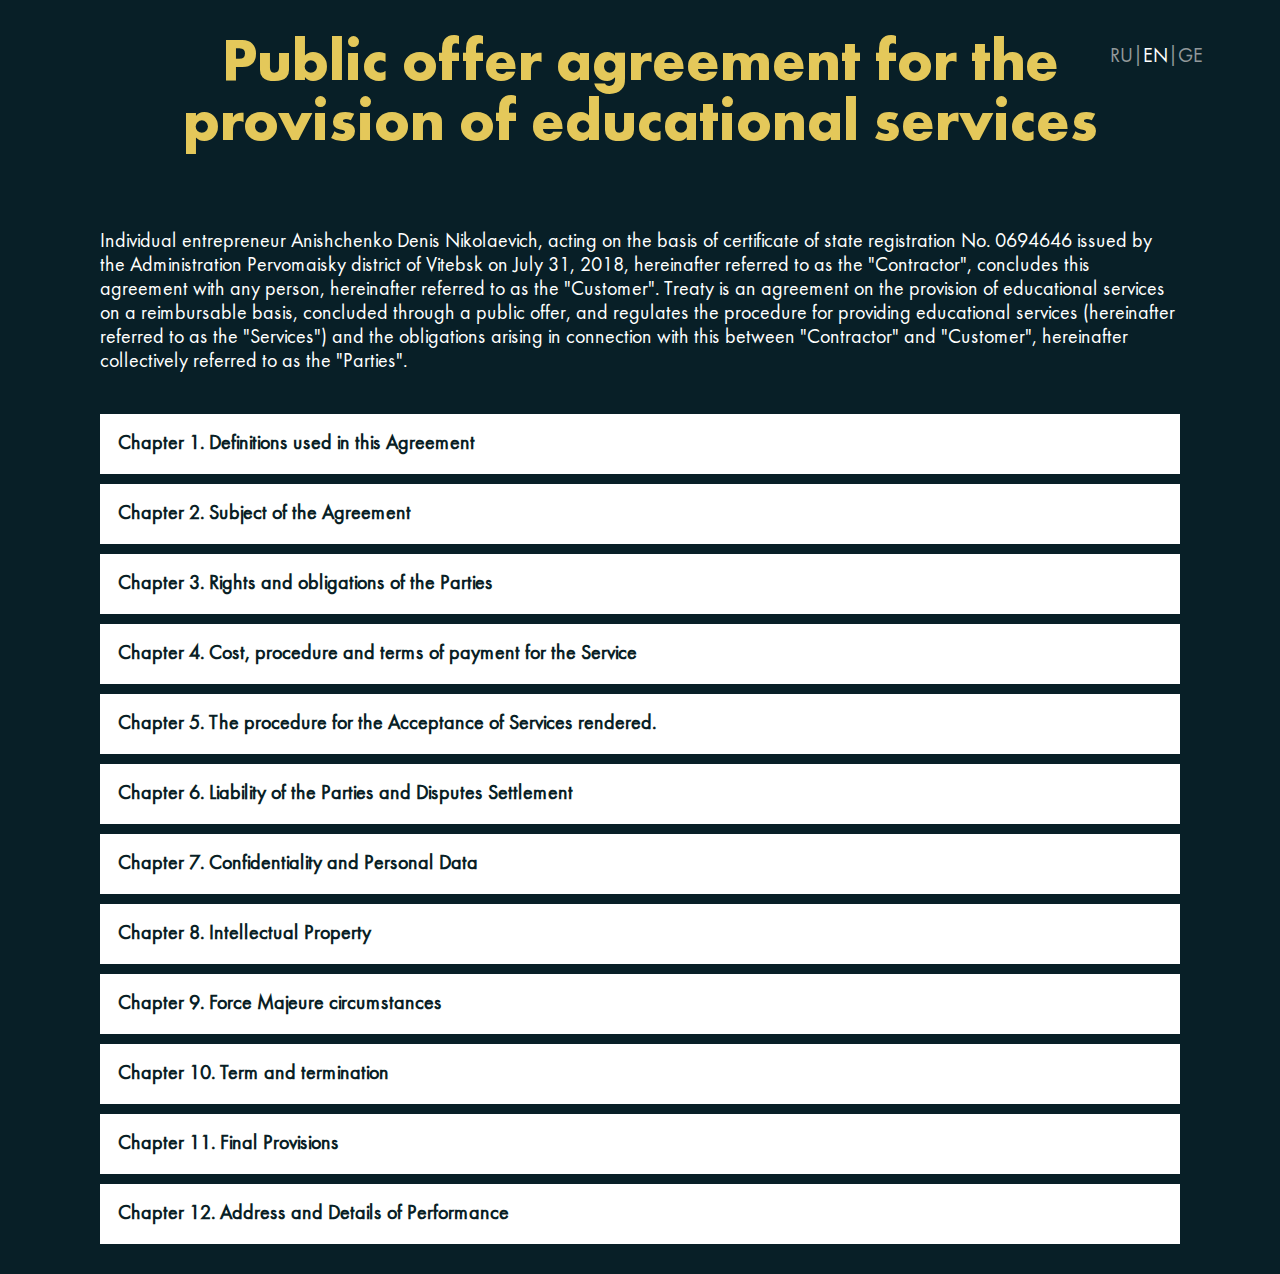
<file: contract/contract.html>
<!DOCTYPE html>
<html lang="en" prefix="og: http://ogp.me/ns#">
<head>
    <meta charset="UTF-8">
    <meta http-equiv="X-UA-Compatible" content="IE=edge">
    <meta name="viewport" content="width=device-width, initial-scale=1.0">
    <meta name="description" content="Rocket Science — онлайн курсы по обучение тестированию ПО с нуля за 8 недель. Стажировка после окончания курса. Не упусти возможность трудоустройства в IT-компанию.">
    <title class="lang" key="title">Rocket Science — Дистанционный договор</title>
    <link rel="shortcut icon" href="../images/favicon.svg" type="image/x-icon"/>
    <link rel="stylesheet" href="../source/css/style.css">
</head>
<body>
    <section class="contract">
        <div class="container contract__container">
            <div class="contract__row">
                <h1 class="contract__header lang" key="contract__header">Договор о предоставлении Услуг</h1>
                <p class="contract__intro lang" key="contract__intro">Индивидуальный предприниматель Денис Анищенко, действующий на основании свидетельства о государственной 
                    регистрации № 322743457, выданного Публичного Реестра Грузии 17 марта 2022 года, именуемый в дальнейшем «Исполнитель», заключает настоящий Договор с любым лицом,
                     именуемым в дальнейшем «Заказчик». Настоящий Договор является Дистанционным Договором о предоставлении образовательных Услуг на возмездной основе, 
                     который регламентирует порядок предоставления образовательных Услуг (далее – «Услуги») и обязательства, возникающие в связи с этим между «Исполнителем» и 
                     «Заказчиком», далее совместно именуемые «Стороны».
                </p>
                <div class="accordion__body">
                    <button class="accordion lang" key="accordion__1">Глава 1. Определения, Используемые в Настоящим Договоре</button>
                    <div class="panel">
                        <ol>
                            <li class="lang" key="li__1">В целях настоящего Договора нижеприведенные термины и определения используются в следующем их значении:<li>
                            <li class="lang" key="li__1.1">1.1. Дистанционный договор - договор, заключаемый между Исполнителем и Заказчиком с использованием только одного или
                                 нескольких средств дистанционной связи, посредством организованной схемы дистанционной покупки или оказания услуг и не требующий физического
                                  присутствия между заказчиком и Исполнителем (п. «г», ст. 2 - Закон Грузии «О защите прав потребителей») - в следующем «Договор»<li>
                            <li class="lang" key="li__1.2">1.2. Стандартные условия Договора - заранее установленное, многократно используемое условие, установленное Исполнителем
                                 для Заказчика, с которым заказчик имел возможность ознакомиться (п.1. ст.342 Гражданского кодекса Грузии, п.1. ст.21 Закон Грузии «О защите прав
                                  пользователей»).</li>
                            <li class="lang" key="li__1.3">1.3. Исполнитель - Индивидуальный предприниматель Денис Анищенко, действующий на основании свидетельства о государственной
                                 регистрации № 322743457, выданного Публичного Реестра Грузии 17 марта 2022 года,</li>
                            <li class="lang" key="li__1.4">1.4. Заказчик – совершеннолетнее полностью дееспособное физическое лицо, осуществившее оплату Услуги (согласно п. 4.4.) и
                                 являющееся потребителем Услуг по настоящему Договору (т.е. являющееся сам Обучающимся), либо совершеннолетнее полностью дееспособное физическое лицо,
                                  осуществившее оплату Услуги и являющееся правомочным (законным) представителем Обучающегося (родитель, опекун), в случае если Обучающимся является
                                   несовершеннолетний до 18 лет, потребляющее Услуги. При этом Заказчик является потребителем, определенный в соответствии с Законом Грузии «О защите
                                    прав потребителей», который имеет права и обязанности, предусмотренные тем же законом.</li>
                            <li class="lang" key="li__1.5">1.5.  Обучающийся – несовершеннолетнее физическое лицо, потребляющее Услугу Исполнителя по выбранному Курсу/Программе либо
                                 совершеннолетнее полностью дееспособное физическое лицо, потребляющее Услугу Исполнителя по выбранному Курсу/Программе;</li>
                            <li class="lang" key="li__1.6">1.6. Дата заключения договора - дата перечисления Заказчиком соответствующей суммы по настоящему Договору на счет Исполнителя;</li>
                            <li class="lang" key="li__1.7">1.7. Дата начала оказания услуг – не ранее 15-го и не позднее 30-го дня после даты заключения договора.</li>
                            <li class="lang" key="li__1.8">1.8. Дата волеизъявления - датой совершения любого действия, предусмотренного настоящим Соглашением (зачисления, подачи претензии,
                                 заявлении и/или иного действия) является дата, в которую волеизъявление придостается к другой стороне.</li>
                            <li class="lang" key="li__1.9">1.9. Акт оказания Услуг - сертификат, график исполнения, составленный Исполнителем материальным или электронным виде, Акт
                                 приема-передачи, подписанный между сторонами и/или Любой другой документ, подтверждающий факт оказания услуг Заказчику Исполнителем.</li>
                            <li class="lang" key="li__1.10">1.10. Сертификат - материальный или электронный документ, выданный исполнителем на имя Заказчика / Обучающегося, который подтверждает
                                 факт обучения по программе, предусмотренной настоящим договором.</li>
                            <li class="lang" key="li__1.11">1.11. Все другие термины, используемые в Договоре, имеют значение, предусмотренное законодательством Грузии.</li>
                        </ol>
                    </div>
                    <button class="accordion lang" key="accordion__2">Глава 2. Предмет Договора</button>
                    <div class="panel">                       
                        <ol>
                            <li class="lang" key="li__2.1">2.1. Исполнитель обязуется оказать Услуги, а Заказчик обязуется принять Услуги, оказанные Исполнителем, и оплатить их в порядке и 
                                на условиях, определенных настоящим Договором.<li>
                            <li class="lang" key="li__2.2">2.2. Предметом Договора является оказание образовательных Услуг по выбранному Курсу/Программе на платной основе.
                            </li>
                            <li class="lang" key="li__2.3">2.3. Условия настоящего Договора о предоставлении Услуг разработан в соответствии с Гражданским кодексом Грузии
                                 и адресован неопределенному кругу лиц.
                            </li>
                            <li class="lang" key="li__2.4">2.4. Перечень Услуг (Курсы/Программы), которые могут быть оказаны в рамках настоящего Договора, сроки предоставления
                                 Услуг при соблюдении условий п.1.7. настоящего Договора и иные условия, определяющие порядок оказания Услуг, а также другая информация,
                                  являющаяся существенной для оказания Услуг, размещается Исполнителем на сайте www.rocket-science.pro
                            </li>
                            <li class="lang" key="li__2.5">2.5. Исполнитель оставляет за собой право вносить изменения в настоящем Договоре, в связи с чем, Заказчик обязуется перед получением
                                 Услуг ознакомиться с актуальной версией Договора.
                            </li>
                            <li class="lang" key="li__2.6">2.6. Сроки оказания Услуг согласовываются Сторонами в соответствии с Курсом/Программой обучения. Курс/Программа обучения,
                                 которую выбрал Заказчик, является неотъемлемой частью настоящего Договора.
                            </li>
                            <li class="lang" key="li__2.7">2.7. График занятий по Курсу/Программе обучения оговаривается Сторонами заранее.
                            </li>
                            <li class="lang" key="li__2.8">2.8. Занятия посещаются Обучающимся согласно расписанию.
                            </li>
                        </ol>
                    </div>
                    <button class="accordion lang" key="accordion__3">Глава 3. Права и Обязанности Сторон</button>
                    <div class="panel">
                        <ol>
                            <li class="lang" key="li__3.1">3.1. Исполнитель обязуется:<li>
                            <li class="lang" key="li__3.1.1">3.1.1. Оказать Заказчику (Обучающемуся) Услуги в объеме и в сроки, согласованные Сторонами настоящего Договора,
                                 в том числе дистанционно, с использованием сети интернет, посредством мессенджеров Skype, WhatsApp, Telegram, Viber, а также с использованием
                                  сервиса для проведения видеоконференций Zoom и Google Meets
                            <li>
                            <li class="lang" key="li__3.1.2">3.1.2. Посредством размещения на сайте https://www.instagram.com/rocket_science_it_school/ и сайте www.rocket-science.pro
                                 предоставить Заказчику (Обучающему) достоверную информацию о характере, объеме предоставляемых Услугах, месте и способах их предоставления,
                                  стоимости Услуг, условиях оплаты и другую информацию, необходимую в рамках исполнения условий настоящего Договора.
                            <li>
                            <li class="lang" key="li__3.1.3">3.1.3. Незамедлительно известить Заказчика о возникновении форс-мажорных обстоятельств, которые могут повлиять на
                                 объем и качество оказываемых Исполнителем Услуг, посредством размещения актуальной информации на сайте www.rocket-science.pro или посредством
                                  мессенджеров Skype, WhatsApp, Telegram.
                            <li>
                            <li class="lang" key="li__3.1.4">3.1.4. Организовать материально-техническое обеспечение образовательного процесса в соответствии с установленными
                                 санитарными нормами, правилами и гигиеническими нормативами;
                            <li>
                            <li class="lang" key="li__3.1.5">3.1.5. Учебные пособия в стоимость оказываемых Услуг не входят.
                            <li>
                            <li class="lang" key="li__3.1.6">3.1.6. В соответствии с условиями настоящего Договора Заказчик предоставляет Исполнителю право использовать
                                 фотографические изображения и видеоматериалы с изображением Заказчика (Обучающегося) в рекламе Исполнителя, выполненной в виде статей,
                                  видеороликов в СМИ и на Интернет-ресурсах. Срок размещения – бессрочно. Право на использование изображений и роликов, а также использование
                                   контактных данных предоставляется Исполнителю на безвозмездной основе.
                            <li>
                            <li class="lang" key="li__3.1.7">3.1.7. В результате окончания обучения по Программе направить Заказчику подписанный со своей стороны Акт оказания
                                 Услуг, с указанием стоимости и объема оказанных Услуг в отчетном периоде;
                            <li>
                            <li class="lang" key="li__3.1.8">3.1.8. Своевременно уведомлять Заказчика об изменении согласованного Расписания путём опубликования этих изменений 
                                на Интернет-ресурсе Исполнителя или уведомив Заказчика, отправив уведомление на любой из доступных способов коммуникации,
                                 не менее чем за один день до его ввода в действие.
                            <li>
                            <li class="lang" key="li__3.2">3.2. Исполнитель имеет право:
                            <li>
                            <li class="lang" key="li__3.2.1">3.2.1. В одностороннем порядке вносить изменения, дополнения в настоящий Договор, о которых Заказчик считается должным
                                 образом уведомленным, с момента публикации измененной версии Договора на сайте www.rocket-science.pro.
                            <li>
                            <li class="lang" key="li__3.2.2">3.2.2. Самостоятельно определять условия, формы, методы и способы оказания Услуг по настоящему Договору, вносить в них
                                 изменения, в том числе при необходимости расформировывать группы и изменять график проведения занятий с уведомлением Заказчика путем размещения
                                  соответствующей информации на сайте Исполнителя: www.rocket-science.pro или путем направления соответствующего уведомления Заказчику (Обучающемуся)
                                   посредством электронной почты или посредством мессенджеров: Skype, WhatsApp, Telegram за 1 (один) день до соответствующих изменений.
                            <li>
                            <li class="lang" key="li__3.2.3">3.2.3. Привлекать третьих лиц для исполнения своих обязательств по настоящему Договору, а также использовать
                                 Услуги/работы третьих лиц, обеспечивающих возможность предоставления Услуг, предусмотренных настоящим Договором. Дополнительное (помимо
                                  изложенного в настоящем пункте) согласие Заказчика на привлечение третьих лиц не требуется.
                            <li>
                            <li class="lang" key="li__3.2.4">3.2.4. Заменить преподавателя при наличии для этого причин (временная нетрудоспособность преподавателя, другие обстоятельства).
                            <li>
                            <li class="lang" key="li__3.2.5">3.2.5. Требовать соблюдения Заказчиком (Обучающимся) правил техники безопасности, правил поведения в общественных местах, 
                                бережного отношения к имуществу Исполнителя и третьих лиц;
                            <li>
                            <li class="lang" key="li__3.2.6">3.2.6. В случае причинения ущерба Заказчиком (Обучающимся) имуществу Исполнителя и/или третьих лиц, требовать у Заказчика
                                 возмещения причиненного ущерба в полном объеме.
                            <li>
                            <li class="lang" key="li__3.2.7">3.2.7. В случае невыполнения (нарушения) условий настоящего Договора Заказчиком (Обучающимся) расторгнуть его в порядке, 
                                установленном Договором и законодательством.
                            <li>
                            <li class="lang" key="li__3.2.8">3.2.8. Отказаться от исполнения Договора в одностороннем порядке в случаях, предусмотренным настоящим Договором и действующим 
                                законодательством Грузии.
                            <li>
                            <li class="lang" key="li__3.2.9">3.2.9. Перенести занятие на другое время в связи с обоснованными производственными причинами (технические неполадки, болезнь
                                 преподавателя и т.п.). При этом Исполнитель обязан предупредить Заказчика (Обучающегося) о переносе занятия путем направления последнему сообщения посредством
                                  электронной почты или посредством мессенджеров: Skype, WhatsApp, Telegram не позднее чем за 1 (один) день до такого переноса.
                            <li>
                            <li class="lang" key="li__3.2.10">3.2.10. По окончанию Курса/Программы выдать сертификат о его прохождении Обучающемуся в случае, если последний в полном объеме
                                 освоит и выполнит содержание Курса/Программы и к нему (в т. ч. и к Заказчику) не будет никаких претензий со стороны Исполнителя (преподавателя).
                            <li>
                            <li class="lang" key="li__3.2.11">3.2.11. Осуществлять иные права, предусмотренные законодательством Грузии и настоящим Договором.
                            <li>
                            <li class="lang" key="li__3.3">3.3. Заказчик обязуется:
                            <li>
                            <li class="lang" key="li__3.3.1">3.3.1. Своевременно вносить оплату за Услуги в размерах и в сроки, установленные настоящим Договором.
                            <li>
                            <li class="lang" key="li__3.3.2">3.3.2. Соблюдать правила техники безопасности, правила поведения в общественных местах, вести себя уважительно по отношению к
                                 другим Обучающимся, не допускать действий, создающих опасность для окружающих (в т.ч. обязанность Обучающегося).
                            <li>
                            <li class="lang" key="li__3.3.3">3.3.3. Бережно относиться к имуществу и оборудованию Исполнителя (в т.ч. обязанность Обучающегося). При нанесении ущерба
                                 имуществу Исполнителя, в том числе третьим лицом, Заказчик обязан возместить причиненный ущерб в полном объеме и оплатить стоимость расходов Исполнителя,
                                  понесенных им для восстановления поврежденного имущества.
                            <li>
                            <li class="lang" key="li__3.3.4">3.3.4. Регулярно посещать занятия (касается Обучающегося) и извещать о причинах отсутствия на занятии Обучающегося в день его отсутствия.
                            <li>
                            <li class="lang" key="li__3.3.5">3.3.5. Не опаздывать на занятия. В случае опоздания на занятие, пропущенное время не компенсируется (касается Обучающегося).
                            <li class="lang" key="li__3.3.6">3.3.6. Надлежащим образом выполнять домашние задания по подготовке к занятиям и иные требования, касающихся процесса обучения, в установленные сроки (касается Обучающегося).
                            <li class="lang" key="li__3.3.7">3.3.7. Контролировать изменения к настоящему Договору, публикуемые на сайте www.rocket-science.pro и осуществлять оплату Услуг в соответствии
                                 с действующей на момент оплаты цены Услуг. Заказчик не вправе предъявлять Исполнителю претензии в случае несвоевременного ознакомления либо не ознакомления с информацией
                                  на сайте. Заказчик принимает на себя всю ответственность за последствия несвоевременного ознакомления либо не ознакомления с информацией, размещаемой для него Исполнителем
                                   на сайте.
                            <li>
                            <li class="lang" key="li__3.3.8">3.3.8. Не использовать информацию, полученную от Исполнителя, способами, способными нанести вред интересам Исполнителя (в т.ч. обязанность Обучающегося).
                            <li class="lang" key="li__3.3.9">3.3.9. Осваивать Курс/Программу только в целях овладения знаниями, умениями, навыками и компетенцией (т.е. обучения) (касается Обучающегося).
                                 Заказчик (Обучающийся) не вправе использовать Курс/Программу (полностью или частично) в каких-либо иных целях, в том числе коммерческих.
                            <li>
                            <li class="lang" key="li__3.3.10">3.3.10. Добросовестно и ответственно относиться к освоению содержания образовательных Программ/Курсов, в полном объеме выполнять их содержание
                                 (касается Обучающегося).
                            <li>
                            <li class="lang" key="li__3.3.11">3.3.11. Соблюдать условия настоящего Договора и иные обязанности, предусмотренные законодательством Грузии, а также соблюдать
                                 расписание проведения занятий. В случае, если Обучающийся является несовершеннолетним, Заказчик обязуется обеспечить соблюдение условий Договора и иных
                                  обязанностей, предусмотренных законодательством Грузии, Обучающимся, обеспечить соблюдение Обучающимся расписания проведения занятий. Ответственность 
                                  за действия/бездействия Обучающегося, надлежащего выполнения им условий Договора и требований законодательства Грузии несет Заказчик. Заказчик, заключая Договор,
                                   подтверждает, что Заказчик и Обучающийся ознакомлен с текстом настоящего Договора и требованиями законодательства Грузии.
                            <li>
                            <li class="lang" key="li__3.3.12">3.3.12. Обеспечить выполнение технических возможностей, условий и требований для обеспечения проведения занятий с применением дистанционных
                                 образовательных технологий (наличие ПК, подключенного Интернета, с приемлемой скоростью, вэб-камеры, микрофона, иных необходимых устройств, достаточная зарядка устройства, иное)
                                  к каждому занятию, утвержденному Расписанием. В случае необеспечения Заказчиком указанных условий, пропущенные занятия восстановлению не подлежат, а оплата за пропущенное занятие 
                                  не возвращается
                            <li>
                            <li class="lang" key="li__3.4">3.4. Заказчик имеет право:
                            <li>
                            <li class="lang" key="li__3.4.1">3.4.1. Требовать от Исполнителя надлежащего оказания Услуг в соответствии с условиями настоящим Договором.
                            <li>
                            <li class="lang" key="li__3.4.2">3.4.2. Получать информацию от Исполнителя по вопросам организации и обеспечения надлежащего предоставления Услуг, предусмотренных настоящим Договором.
                            <li>
                            <li class="lang" key="li__3.4.3">3.4.3. Получить Услуги Исполнителя в соответствии с Расписанием.
                            <li>
                            <li class="lang" key="li__3.4.4">3.4.4. Получить от Исполнителя информацию о процессе организации и проведения занятий.
                            <li>
                            <li class="lang" key="li__3.4.5">3.4.5. Осуществлять иные права, предусмотренные законодательством Грузии и настоящим Договором.
                            <li>
                        </ol>
                    </div>
                    <button class="accordion lang" key="accordion__4">Глава 4. Стоимость, Порядок и Сроки Оплаты Услуг</button>
                    <div class="panel">
                        <ol>
                            <li class="lang" key="li__4.1">4.1. Стоимость Услуг по настоящему Договору размещена на сайте Исполнителя www.rocket-science.pro и составляет для конкретного
                                 Курса/Программы сумму согласно прейскуранту Исполнителя в грузинской валюте - лари, эквивалентную долларам США.
                            <li>
                            <li class="lang" key="li__4.2">4.2. Заказчик производит оплату Услуг Исполнителя после пробного бесплатного периода обучения (пробный период указан для 
                                каждого конкретного Курса/Программы на сайте www.rocket-science.pro), но до начала первого платного занятия по Курсу/Программе в размере 100% предоплаты.
                            <li>
                            <li class="lang" key="li__4.3">4.3. Оплачивая сумму, Заказчик подтверждает, что ему известны условия настоящего Договора и согласен с ними; 
                            <li>
                            <li class="lang" key="li__4.4">4.4. Оплата Услуг осуществляется Заказчиком в безналичном порядке в грузинской валюте - лари - по курсу Национального банка Грузии,
                                 установленному на дату платежа, на расчетный счет Исполнителя: </li>
                            <li class="lang" key="li__4.4.1">JCS TBC Bank</li>
                            <li class="lang" key="li__4.4.2">SWIFT: TBCBGE 22</li>
                            <li class="lang" key="li__4.4.3">BEN'S account: GE82 TB74 9894 5168 2000 01</li>
                            <li class="lang" key="li__4.4.4">NAME OF BENEFICIARY: Dzianis Anischanka</li>
                            <li class="lang" key="li__4.4.5">(INTERMEDIARY: DEUTSCHE BANK TRUST COMPANY AMERICAS</li>
                            <li class="lang" key="li__4.4.6">NEW-YORK, USA</li>
                            <li class="lang" key="li__4.4.7">SWIFT: BKTRUS33</li>
                            <li class="lang" key="li__4.4.8">ABA: 021001033</li>
                            <li class="lang" key="li__4.4.9">BENEFICIARY'S BANK: HEAD OFFICE SWIFT: TBCBGE22)</li>
                            <li class="lang" key="li__4.5">4.5. Все банковские расходы, связанные с перечислением денежных средств, по настоящему Договору на счет Исполнителя, несет Заказчик.
                            <li>
                            <li class="lang" key="li__4.6">4.6. Если оплата (доплата) Услуг не будет произведена в сроки, установленные настоящим Договором, Услуги Исполнителем не предоставляются.
                            <li>
                            <li class="lang" key="li__4.7">4.7. Датой надлежащего исполнения Заказчиком обязательств по оплате Услуг (дата платежа) является дата зачисления денежных средств на расчетный счет Исполнителя.
                            <li>
                            <li class="lang" key="li__4.8">4.8. После произведения оплаты (доплаты) Заказчик направляет на электронный адрес Исполнителя или посредством мессенджеров: Skype, WhatsApp, 
                                Telegram копию (фотографию) платежного документа.
                            <li>
                            <li class="lang" key="li__4.9">4.9. Исполнитель принимает на себя обязательства по оказанию Услуг только после получения от Заказчика подтверждения об оплате, путем предоставления
                                 квитанции или информации на электронный адрес Исполнителя или посредством мессенджеров: Skype, WhatsApp, Telegram.
                            <li>
                            <li class="lang" key="li__4.10">4.10. Исполнитель имеет право в одностороннем порядке изменять стоимость Услуг в зависимости от инфляционных процессов в стране, в связи с увеличением
                                 затрат на обучение, резкого колебания курса валюты по отношению к грузинскому лари и других объективных факторов.
                            <li>
                            <li class="lang" key="li__4.11">4.11. Исполнитель должен уведомить Заказчика о повышении оплаты за Услуги не менее чем за 5 (пять) календарных дней до предполагаемого повышения 
                                путем размещения соответствующей информации на сайте Исполнителя: www.rocket-science.pro или путем направления соответствующего уведомления Заказчику посредством электронной
                                 почты или посредством мессенджеров: Skype, WhatsApp, Telegram
                            <li>
                            <li class="lang" key="li__4.12">4.12. В случае изменения стоимости Услуг Заказчик производит доплату разницы в стоимости не позднее 5 (пяти) календарных дней со дня получения такого уведомления.
                            <li>
                            <li class="lang" key="li__4.13">4.13. В случае наступления обстоятельств, препятствующих Заказчику (Обучающемуся) по уважительным и официально-документально подтвержденным причинам 
                                (болезнь и пр.) посещать занятия, Исполнитель предоставляет возможность отработать пропущенные занятия по предварительному согласованию с Заказчиком (Обучающимся) без взимания 
                                дополнительной оплаты, в фактическом объеме пропущенных занятий.
                            <li>
                            <li class="lang" key="li__4.14">4.14. В случае пропуска Заказчиком (Обучающимся) занятий без уважительных причин, либо непредставления Заказчиком документов, свидетельствующих
                                 о пропуске занятий по уважительным причинам, стоимость оплаченных Заказчиком Услуг возврату не подлежит.
                            <li>
                            <li class="lang" key="li__4.15">4.15. В случае неосвоения Заказчиком (Обучающимся) оказываемых (оказанных) Услуг (в т.ч. невыполнение заданий, предусмотренных Курсом/Программой и др.)
                                 Услуга считается выполненной в полном объеме и принятой Заказчиком, а оплата возврату не подлежит (за искл. подп. 10.10.1 Договора).
                            <li>
                        </ol>
                    </div>
                    <button class="accordion lang" key="accordion__5">Глава 5. Порядок Сдачи-приёмки Оказанных Услуг.</button>
                    <div class="panel">
                        <ol>
                            <li class="lang" key="li__5.1">5.1. Предоставление Услуг в рамках настоящего Договора подтверждается фактом принятия Заказчиком (Обучающимся) оказанных ему Услуг и отсутствием предъявленных Заказчиком письменных претензий по оказанным Исполнителем Услугам в течение 3 (трех) календарных дней с даты оказания Услуг. Факт оказания и принятия Услуг подтверждается Актом сдачи-приемки оказанных Услуг, содержащий сведения о характере Услуг, общей стоимости оказанных Услуг, а также иные необходимые сведения, указание которых предусмотрено законодательством Грузии. Датой оказания Услуг является дата проведения последнего занятия или дата расторжения Договора (в том числе в случае одностороннего отказа от Договора).
                            <li>
                            <li class="lang" key="li__5.2">5.2. Заказчик имеет право обратиться с письменным заявлением к Исполнителю о предоставлении ему Акта сдачи-приемки оказанных Услуг в течение 30 (тридцати) календарных дней с даты оказания Услуг.
                            <li>
                        </ol>
                    </div>
                    <button class="accordion lang" key="accordion__6">Глава 6. Ответственность Сторон и Разрешение Споров</button>
                    <div class="panel">
                        <ol>
                            <li class="lang" key="li__6.1">6.1. За неисполнение либо ненадлежащее исполнение своих обязательств по настоящему Договору виновная сторона несет ответственность в соответствии с действующим законодательством Грузии, с учетом особенностей, установленных настоящим Договором.
                            <li>
                            <li class="lang" key="li__6.2">6.2. В случае нарушения одной из сторон положений настоящего Договора, эта сторона возмещает все документально подтвержденные убытки, причиненные в результате нарушения другой стороной, по предъявлению последней претензий (произведенные расходы, уничтожение или повреждение имущества).
                            <li>
                            <li class="lang" key="li__6.3">6.3. В случае несоблюдения Заказчиком сроков оплаты Услуг по настоящему Договору, Заказчик выплачивает пеню в размере 0,1% от неуплаченной суммы за каждый день просрочки.
                            <li>
                            <li class="lang" key="li__6.5">6.5. Исполнитель не отвечает за неоказание Услуг, в связи с отсутствием у Заказчика (Обучающегося) и/или неисправностью необходимого оборудования, доступа к сети Интернет в результате действий операторов связи, провайдеров, влияния компьютерных вирусов и / или других вредоносных программ, в связи с отсутствием у него необходимых программно-аппаратных средств и/или ненадлежащего оплаты такого доступа. 
                            </li>
                            <li class="lang" key="li__6.6">6.6. При возникновении препятствий по выполнению условий настоящего Договора Исполнитель и Заказчик обязуются незамедлительно сообщать о них друг другу.
                            </li>
                            <li class="lang" key="li__6.7">6.7. В случае если количество Обучающихся в группе уменьшается, Исполнитель предоставляет Заказчику возможность посещать занятия в другой группе соответствующего уровня. В случае несогласия Заказчика с предложенным условием, Исполнитель вправе приостановить оказание Услуг. Ранее внесенная оплата при этом не возвращается.
                            </li>
                            <li class="lang" key="li__6.8">6.8. Исполнитель не несет ответственности в случае ненадлежащего исполнения настоящего Договора, если ненадлежащее исполнение явилось следствием недостоверности, недостаточности или несвоевременности предоставленных Заказчиком (Обучающимся) сведений, а также вследствие других нарушений условий настоящего Договора со стороны Заказчика (Обучающегося).
                            </li>
                            <li class="lang" key="li__6.9">6.9. Исполнитель не несет ответственности за несоответствие предоставленной Услуги ожиданиям Заказчика (Обучающегося) и/или за его субъективную оценку. Такое несоответствие ожиданиям и/ или отрицательная субъективная оценка не являются основаниями считать Услугу оказанной не качественно, или не в согласованном объеме, также, как и не являются такими основаниями мнение третьих лиц (в том числе сотрудников государственных органов) отличные от мнения Исполнителя (его сотрудников).
                            </li>
                            <li class="lang" key="li__6.10">6.10. Исполнитель освобождается от ответственности за полное или частичное неисполнение обязательств, предусмотренных настоящим Договором, если это неисполнение явилось следствием обстоятельств непреодолимой силы, возникших после заключения Договора, в результате событий чрезвычайного характера, которые Стороны не могли ни предвидеть, ни предотвратить разумными мерами (форс-мажор).
                            </li>
                            <li class="lang" key="li__6.11">6.11. В случае если Заказчик (Обучающийся), по причинам, не зависящим от Исполнителя, не воспользовался Услугой, Услуга считается оказанной, надлежащим образом и оплата возврату не подлежит.
                            </li>
                            <li class="lang" key="li__6.12">6.12. Исполнитель не несет ответственности за способы и методы использования Заказчиком (Обучающимся) информации, полученной от Исполнителя в рамках обучения, проводимого по настоящему Договору.
                            </li>
                            <li class="lang" key="li__6.13">6.13. За нарушение условий конфиденциальности, предусмотренных в настоящем Договоре, виновная сторона возмещает другой стороне понесенные убытки.
                            </li>
                            <li class="lang" key="li__6.14">6.14. Заказчик самостоятельно несет полную ответственность за любые действия, предпринятые Обучающимся в процессе использования предоставленной информации.
                            </li>
                            <li class="lang" key="li__6.15">6.15. Все споры и разногласия, которые могут возникнуть между Сторонами по вопросам, не нашедшим своего разрешения в тексте настоящего Договора, будут разрешаться путем переговоров.
                            </li>
                        </ol>
                    </div>
                    <button class="accordion lang" id="confidentiality" key="accordion__7">Глава 7. Конфиденциальность и Персональные Данные</button>
                    <div class="panel" id="panel-confidentiality">
                        
                        <ol>
                            <li class="lang" key="li__7.1">7.1. Вся информация, которая стала известна Заказчику (Обучающемуся) в связи с получением Услуг от Исполнителя по настоящему Договору является конфиденциальной информацией и коммерческой тайной Исполнителя.
                            </li>
                            <li class="lang" key="li__7.2">7.2. Заказчик (Обучающийся) обязуются не разглашать и не передавать конфиденциальную информацию, являющуюся коммерческой тайной Исполнителя, для ознакомления и (или) использования третьим лицам без предварительного письменного согласия Исполнителя, за исключением случаев, когда Заказчик (Обучающийся) обязан предоставить такую информацию в соответствии с действующим законодательством, применимым к Договору, или было получено согласие на разглашение такой информации.
                            </li>
                            <li class="lang" key="li__7.3">7.3. Методика обучения Исполнителя, содержание, практическая и теоретическая часть, экзаменационные и учебные материалы являются коммерческой тайной Исполнителя и их разглашение третьим лицам влечет за собой ответственность Заказчика по настоящему Договору и законодательство Грузии.
                            </li>
                            <li class="lang" key="li__7.4">7.4. Заказчик (Обучающийся) не вправе использовать полученные знания для аналогичной образовательной деятельности (без предварительного письменного согласия Исполнителя).
                            </li>
                            <li class="lang" key="li__7.5">7.5. Заказчик в связи с заключением настоящего Договора дает свое согласие Исполнителю на обработку любых персональных данных Заказчика (Обучающегося), ставших известными Исполнителю в результате предоставления Услуг на условиях настоящего публичного Договора присоединения. Обработка персональных данных включает, но не ограничивается сбором, регистрацией, накоплением, хранением, адаптацией, изменением, обновлением, использованием и распространением (включая передачу), обезличивание, уничтожение персональных данных, обрабатываемых Исполнителем, любым лицом, связанным с Исполнителя отношениями контроля с целью ведения базы персональных данных Заказчиков (Обучающихся)
                            </li>
                            <li class="lang" key="li__7.6">7.6. Заказчик соглашается, что Исполнитель не должен получать никакого дополнительного согласия Заказчика (Обучающегося) для передачи персональных данных Заказчика (Обучающегося) любому лицу, связанному с Исполнителем отношениями контроля или в рамках Договорных отношений, связанных с урегулированием задолженности.
                            </li>
                            <li class="lang" key="li__7.6.1"></li>
                            <li class="lang" key="li__7.6.2"></li>
                            <li class="lang" key="li__7.6.3"></li>
                            <li class="lang" key="li__7.6.4"></li>
                            <li class="lang" key="li__7.6.5"></li>
                            <li class="lang" key="li__7.7">7.7. Подписанием настоящего Договора Заказчик/Слушатель в соответствии c Законом Грузии № 5669-რს "О защите персональных данных" от 28/12/2011 г., в целях:
                            </li>
                            <li class="lang" key="li__7.7.1">7.7.1.	обеспечения соблюдения законов и иных нормативных правовых актов;
                            <li class="lang" key="li__7.7.2">7.7.2.	регулирования настоящего Договора и непосредственно связанных с ними отношений;
                            <li class="lang" key="li__7.7.3">7.7.3.	обеспечения учебно-воспитательного процесса и ведения статистики;
                            <li class="lang" key="li__7.7.4">7.7.4.	обеспечения безопасности Слушателя, а также имущества Заказчика и/или Слушателя и/или третьих лиц;<br>
                                дает согласие Исполнителю на автоматическую, полуавтоматическую, и не автоматическую обработку персональных данных, перечень которых указан в п. 7.9. Договора, а именно сбор, фото, запись, видеозапись, организация, хранение, замена, восстановление, истребование, использование или разглашение в целях передачи, распространения данных либо обеспечения доступа к ним иным образом, группировка либо комбинация, блокирование, удаление или уничтожение данных.
                            </li>
                            <li class="lang" key="li__7.7.5"></li>
                            <li class="lang" key="li__7.7.6"></li>
                            <li class="lang" key="li__7.7.7"></li>
                            <li class="lang" key="li__7.8">7.8. Перечень персональных данных, на обработку которых дается согласие:
                            </li>
                            <li class="lang" key="li__7.8.1">7.8.1.	фамилия, имя;</li>
                            <li class="lang" key="li__7.8.2">7.8.2.	пол, возраст;</li>
                            <li class="lang" key="li__7.8.3">7.8.3.	дата рождения;</li>
                            <li class="lang" key="li__7.8.4">7.8.4.	личный номер;</li>
                            <li class="lang" key="li__7.8.5">7.8.5.	паспортные данные;</li>
                            <li class="lang" key="li__7.8.6">7.8.6.	адрес регистрации по месту жительства и адрес фактического проживания;</li>
                            <li class="lang" key="li__7.8.7">7.8.7.	номер телефона (мобильный) – при наличии такового;</li>
                            <li class="lang" key="li__7.8.8">7.8.8.	адрес эл. почты – при наличии такового;</li>
                            <li class="lang" key="li__7.9">7.9. Заказчик/Слушатель дает согласие Исполнителю:</li>
                            <li class="lang" key="li__7.9.1">7.9.1.	осуществить аудио-, фото- и видеосъемку мероприятий, организуемых Исполнителем с участием Слушателя;</li>
                            <li class="lang" key="li__7.9.2">7.9.2.	Использовать фото- и видеоматериалы, а также другие информационные материалы с участием Слушателя в рекламных, информационных и иных материалах, размещенных на наружных и внутренних стендах, в печатных изданиях, как на территории Грузии, так и за рубежом;</li>
                            <li class="lang" key="li__7.9.3">7.9.3.	Обнародовать и использовать фото- и видеоматериалы, а также другие информационные материалы с участием Слушателя полностью или фрагментарно, в том числе через любые СМИ и любым способом, в частности в рекламных буклетах и во всех средствах массовой информации, ТВ, кинофильмах, видео, в Интернете, листовках, почтовых рассылках, каталогах, постерах, промо статьях, рекламной кампании, на упаковке и т.д.;
                            </li>
                            <li class="lang" key="li__7.9.4">7.9.4.	На осуществление любых действий в отношении фото и видеосъемки с участием Слушателя, включая, но не ограничиваясь, сбор, организация, хранение, замена, восстановление, истребование, использование или разглашение в целях передачи, распространения данных либо обеспечения доступа к ним иным образом, группировка либо комбинация, блокирование, удаление или уничтожение данных;
                            </li>
                            <li class="lang" key="li__7.9.5">7.9.5.	передать права на фото- и видеоматериалы, а также другие информационные материалы с его участием третьим лицам
                            </li>
                            <li class="lang" key="li__7.10">7.10. Заказчик/Слушатель дает согласие на то, что с фото-и видеоматериалами, а также с другими информационными материалами с его участием могут быть совершены следующие действия:
                            </li>
                            <li class="lang" key="li__7.10.1">7.10.1	Фотографии, изображения и видеозаписи могут быть скопированы, представлены и сделаны достоянием общественности и/или адаптированы для использования;
                            </li>
                            <li class="lang" key="li__7.10.2">7.10.2	Обработка фото- и видео материалов авторизованным способом обработки.
                            </li>
                            <li class="lang" key="li__7.11">7.11. Исполнитель гарантирует, что не будет использовать фото-и видеоматериалы, а также другие информационные материалы с участием Слушателя, способами, порочащими честь, достоинство и каким-либо образом нарушающие интересы Слушателя.
                            </li>
                            <li class="lang" key="li__7.12">7.12. Заказчик / Слушатель подтверждает, что действует по собственной воле в своих интересах и полностью ознакомлен с текстом настоящего Договора.
                            </li>
                            <li class="lang" key="li__7.13">7.13. Заказчику, как субъекту персональных данных, разъяснено, что Заказчик вправе в любое время, без объяснений причин отказаться от данного им согласия в соответствии с п. 7.1. - п. 7.10. настоящего Договора и требовать прекращения обработки данных или (и) уничтожения обработанных данных.
                            </li>
                        </ol>

                    </div>
                    <button class="accordion lang" key="accordion__8">Глава 8. Интеллектуальная Собственность</button>
                    <div class="panel">      
                        <ol>
                            <li class="lang" key="li__8.1">8.1. Заказчик (Обучающийся) обязан соблюдать авторские права Исполнителя на все материалы Курса/Программы в соответствии с законодательством Грузии и международным законодательством об авторском праве.
                            </li>
                            <li class="lang" key="li__8.2">8.2. Заказчику (Обучающемуся) запрещается распространять (копировать какие-либо видео-; аудио- или текстовые материалы) материалы Курса/Программы Исполнителя, кроме как для личного пользования. Исключение составляют учебные файлы, помеченные как «Материалы к скачиванию».
                            </li>
                            <li class="lang" key="li__8.3">8.3. Заказчику (Обучающемуся) запрещено использовать полученные на занятиях в рамках прохождения Курса/Программы учебные материалы в коммерческих и некоммерческих целях, от своего имени, размещать в открытом доступе, передавать третьим лицам, кроме как для личного пользования.
                            </li>
                            <li class="lang" key="li__8.4">8.4. Обнаружение факта доступа к материалам Курсов/Программ третьих лиц является основанием для одностороннего расторжения Исполнителем Договора без возврата денежных средств.
                            </li>
                            <li class="lang" key="li__8.5">8.5. За каждый факт нарушения Исполнителем пунктов 8.1-8.4. настоящего Договора Заказчик по требованию Исполнителя в течение 10 (десяти) календарных дней выплачивает последнему компенсацию в размере суммы эквивалентной 5 000 (пяти тысячам) долларов США. Сумма компенсации выплачивается в грузинской валюте - лари - по курсу Национального банка Грузии на дату оплаты компенсации.
                            </li>
                            <li class="lang" key="li__8.6">8.6. Ограничения относительно разглашения информации не относятся к общедоступной информации или информации, ставшей таковой не по вине Сторон, а также информации, ставшей известной стороне из иных источников до или после получения ее от другой стороны.
                            </li>
                        </ol>
                    </div>
                    <button class="accordion lang" key="accordion__9">Глава 9. Обстоятельства Непреодолимой Силы (Форс-Мажор)</button>
                    <div class="panel">
                        
                        <ol>
                            <li class="lang" key="li__9.1">9.1. Стороны освобождаются от ответственности за частичное или полное неисполнение своих обязательств по настоящему Договору, если это явилось следствием действия обстоятельств непреодолимой силы (форс-мажора), возникших после заключения настоящего Договора в результате событий чрезвычайного характера, которые Стороны не могли ни предвидеть, ни предотвратить разумными мерами.
                            </li>
                            <li class="lang" key="li__9.2">9.2. Под форс-мажорными обстоятельствами в настоящем Договоре понимаются любые чрезвычайные события внешнего относительно Сторон характера, которые возникают без вины Сторон, вне их воли или вопреки воле или желанию Сторон, и которые нельзя при условии принятия обычных для этого мероприятий предусмотреть и нельзя при всей заботливости и осмотрительности отвлечь (избежать), включая стихийные явления природного характера (землетрясения, наводнения, ураганы, разрушения в результате молнии и т.п.), бедствия биологического, техногенного и антропогенного происхождения (взрывы, пожары, массовые эпидемии, эпизоотии, эпифитотии т.п.), обстоятельства общественной жизни (война, военные действия, блокады, общественные волнения, проявления терроризма, массовые забастовки и локауты, бойкоты и т.п.), а также издание запретительных или ограничивающих нормативных актов органов государственной власти или местного самоуправления, препятствующие выполнению условий настоящего Договора, и другие непредвиденные обстоятельства, находящихся вне сферы влияния Сторон, но не ограничиваясь указанным.
                            </li>
                            <li class="lang" key="li__9.3">9.3. При наступлении обстоятельств непреодолимой силы, препятствующих исполнению обязательств по настоящему Договору, срок выполнения Сторонами таких обязательств переносится соразмерно времени действия таких обстоятельств, а также времени, требуемого для устранения их последствий, но не более шестидесяти календарных дней.
                            </li>
                            <li class="lang" key="li__9.4">9.4. В случае если обстоятельства непреодолимой силы продолжают действовать более срока, указанного в настоящем разделе Договора, либо, когда при их наступлении обеим Сторонам становится очевидным, что обстоятельства будут действовать более этого срока, Стороны обязуются обсудить возможности альтернативных способов исполнения настоящего Договора или его прекращения без возмещения убытков.
                            </li>
                            <li class="lang" key="li__9.5">9.5. Сторона не вправе ссылаться на обстоятельства непреодолимой силы как на основания для освобождения от ответственности, если эти обстоятельства возникли после наступления срока исполнения соответствующих обязательств по настоящему Договору.
                            </li>
                        </ol>

                    </div>
                    <button class="accordion lang" key="accordion__10">Глава 10. Срок Действия Договора и Порядок Его Расторжения</button>
                    <div class="panel">
                        
                        <ol>
                            <li class="lang" key="li__10.1">10.1. Настоящий Договор является дистанционным договором (ст.12 Закона Грузии «О защите прав пользователей»), в соответствии с которым Исполнитель принимает на себя обязательство по оказанию Услуг в отношении неопределенного круга лиц, обратившихся за указанными Услугами, на платной основе.
                            </li>
                            <li class="lang" key="li__10.2">10.2. Публикация (размещение) текста настоящего Договора на сайте Исполнителя: www.rocket-science.pro является стандартными условиями Договора о предоставлении Услуг, адресованным неопределенному кругу лиц (ст.342 Гражданского Кодекса Грузии).
                            </li>
                            <li class="lang" key="li__10.3">10.3. Заключение настоящего Договора производится путем присоединения Заказчика к настоящему Договору, т.е. посредством принятия Заказчиком условий настоящего Договора в целом, без каких-либо условий, изъятий и оговорок. На основании вышеизложенного, внимательно ознакомьтесь с текстом Договора, и, если вы не согласны с каким-либо пунктом, вам предлагается отказаться от использования Услуги, предоставляемой Исполнителем.
                            </li>
                            <li class="lang" key="li__10.4">10.4. Фактом заключения настоящего Договора является оплата Заказчиком Исполнителю заказанных им Услуг в порядке и на условиях, определенных настоящим Договором 
                            </li>
                            <li class="lang" key="li__10.5">10.5. Настоящий Договор, считается заключенным, с момента внесения Заказчиком денежных средств согласно условиям Договора на расчетный счет Исполнителя, и действует до полного исполнения сторонами своих обязательств по Договору. Местом заключения настоящего Договора является адрес нахождения Исполнителя. 
                            </li>
                            <li class="lang" key="li__10.6">10.6. Договор может быть изменен или расторгнут по основаниям, предусмотренным законодательством Грузия и настоящим Договором.
                            </li>
                            <li class="lang" key="li__10.7">10.7. Заказчик вправе расторгнуть настоящий Договор в одностороннем порядке без объяснения причин в течение 14 календарных дней после его заключения и потребовать возврата денежных средств - Заказчик должен обратиться к Исполнителю по электронной почте с простым письменным заявлением, которое должно содержать как минимум следующее данные:
                            </li>
                            <li class="lang" key="li__10.7.1">10.7.1. фамилия/имя / название Заказчика и идентификационные данные:
                            </li>
                            <li class="lang" key="li__10.7.2">10.7.2. дата и номер оплаты / заключении настоящего Договора:
                            </li>
                            <li class="lang" key="li__10.7.3">10.7.3. Адрес Заказчика
                            </li>
                            <li class="lang" key="li__10.8">10.8. Через 14 дней после подписания настоящего Договора, одностороннее расторжение по инициативе Заказчика допускается только:
                            </li>
                            <li class="lang" key="li__10.8.1">10.8.1. если Исполнитель грубо нарушает/некачественно выполняет обязательства по Договору и основания претензии не устранены в разумный срок после подачи Заказчиком мотивированной письменной претензии - в этом случае Заказчик вправе потребовать возврата суммы, уплаченной за период, следующий за датой расторжения.
                            </li>
                            <li class="lang" key="li__10.8.2">10.8.2. 15 календарных дней с момента обращения Заказчика с заявлением об одностороннем расторжении договора - в этом случае Исполнитель вправе не возмещать Заказчику плату за Услуги или удерживать ее часть за возмещения ущерба.
                            </li>
                            <li class="lang" key="li__10.9">10.9. При досрочном расторжении Договора по соглашению Сторон Исполнитель возвращает Заказчику стоимость Услуг в объеме, установленном соглашением Сторон. Вопрос о возврате Заказчику стоимости Услуг (части стоимости Услуг) решается Исполнителем после поступления письменного требования от Заказчика. Денежные средства перечисляются на счет Заказчика, указанный в заявлении. Требования о возврате стоимости Услуг (части стоимости Услуг) принимаются Исполнителем до даты завершения обучения. Исполнитель имеет право отказать в расторжении Договора по соглашению Сторон, оставив Заказчику право на расторжение Договора в случаях и в порядке, предусмотренных действующим законодательством Грузия.
                            </li>
                            <li class="lang" key="li__10.10">10.10. Настоящий Договор может быть расторгнут по инициативе Исполнителя в случае одностороннего отказа Исполнителя от исполнения настоящего Договора в следующих случаях:
                            </li>
                            <li class="lang" key="li__10.10.1">10.10.1. невозможности надлежащего исполнения обязательства по оказанию Услуг вследствие действий (бездействия) Заказчика (Обучающегося), в том числе, но не исключительно, неосвоения Курса/Программы Заказчиком (Обучающимся), невыполнения домашних заданий Заказчиком (Обучающимся);
                            </li>
                            <li class="lang" key="li__10.10.2">10.10.2. неуважительного, оскорбительного отношения Заказчика (Обучающегося) к другим обучающимся, преподавателем, Исполнителю или третьим лицам;
                            </li>
                            <li class="lang" key="li__10.10.3">10.10.3. нарушение Заказчиком сроков оплаты Услуг по настоящему Договору согласно п. 4.12. на срок свыше 3 (трех) рабочих дней от установленной даты оплаты;
                            </li>
                            <li class="lang" key="li__10.10.4">10.10.4. систематического пропуска занятий Заказчиком (Обучающимся) без документального подтверждения Заказчиком уважительности причин отсутствия (причина признается уважительной только при предъявлении официального документа);
                            </li>
                            <li class="lang" key="li__10.10.5">10.10.5. нарушения Заказчиком (Обучающимся) любого из условий Договора, устава, локальных нормативных актов Исполнителя;
                            </li>
                            <li class="lang" key="li__10.10.6">10.10.6. и в иных случаях, предусмотренных законодательством Грузия.
                            </li>
                            <li class="lang" key="li__10.10.7"></li>
                            <li class="lang" key="li__10.10.8"></li>
                            <li class="lang" key="li__10.11">10.11. Обязательства Исполнителя по предоставлению Услуг считаются прекращенными с даты, указанной в уведомлении об одностороннем отказе от Договора, врученного Заказчику (Обучающемуся) или направленном на электронный адрес Заказчика (Обучающегося), либо посредством мессенджеров: Skype, WhatsApp, Telegram. В случае одностороннего отказа Исполнителя от Договора по основаниям, указанным в пункте 10.8. денежные средства возврату не подлежат, за искл. подп.
                            </li>
                            <li class="lang" key="li__10.12">10.12. В случае одностороннего отказа Исполнителя от Договора по основаниям, указанным в подп.10.10.1., уплаченные денежные средства возвращаются Исполнителем Заказчику в течение 10 (десяти) рабочих дней после направления уведомления об одностороннем отказе от Договора Заказчику. Сумму возврата составляет сумму в грузинской валюте – лари, которая была перечислена Заказчиком Исполнителю (т.е. по курсу Национального банка Грузия, установленному на дату платежа Заказчика).
                            </li>
                            <li class="lang" key="li__10.13">10.13. Договор расторгается досрочно по обстоятельствам, не зависящим от воли Заказчика (Обучающегося) и Исполнителя, в том числе в случае ликвидации Исполнителя.
                            </li>
                            <li class="lang" key="li__10.14">10.14. Заказчик признает, что, если в течение трех (3) календарных дней с даты завершения первого платного занятия в рамках выбранного Курса/Программы от Заказчика не поступит претензий о качестве выбранного и оплаченного Заказчиком Курса/Программы, Услуги считаются полностью соответствующими условиям Договора.
                            </li>
                        </ol>

                    </div>
                    <button class="accordion lang" key="accordion__11">Глава 11. Заключительные Положения</button>
                    <div class="panel">
                        
                        <ol>
                            <li class="lang" key="li__11.1">11.1. Стороны подтверждают полное и однозначное понимание ими предмета и содержания настоящего Договора, прав и обязанностей каждой Стороны, вытекающих или связанных с выполнением Договора, суть терминов, принятых в Договоре, а также соответствие текста Договора намерениям и воли Сторон. Договор заключается на выгодных для Сторон условиях и не является результатом воздействия тяжелых для них обстоятельств.
                            </li>
                            <li class="lang" key="li__11.2">11.2. Окончание срока настоящего Договора не освобождает Стороны от ответственности за его нарушение, которое имело место во время действия настоящего Договора.
                            </li>
                            <li class="lang" key="li__11.3">11.3. Все споры и разногласия между Сторонами по Договору, в связи с Договором и/или его исполнением Стороны будут стремиться урегулировать путем переговоров. Если в результате переговоров Стороны не достигли взаимоприемлемого решения, спор подлежит разрешению в соответствующем суде г. Тбилиси в соответствии с действующим законодательством Грузии по месту нахождения Исполнителя.
                            </li>
                            <li class="lang" key="li__11.4">11.4. Сторона, которая полагает, что ее права по Договору нарушены, обязана предъявить претензию второй стороне. Претензия предъявлена надлежащим образом, если направлена по адресу Стороны, указанному в настоящем Договоре (для Исполнителя) либо указанном Заказчиком (для Заказчика), любым способом, позволяющим установить личность отправителя и факт вручения корреспонденции получателю. При отсутствии информации о почтовом адресе Заказчика достаточным является факт предъявления претензии по электронной почте или посредством мессенджера на номер Заказчика (Обучающегося). Факт возврата корреспонденции с указанием на отсутствие получателя, не препятствует обращению в суд. Приложение к претензии копий документов, обосновывающих и подтверждающих предъявленные требования, если данные документы имеются в наличии у второй стороны, не является обязательным. Сторона, получившая претензию, в течение 10 (десяти) рабочих дней со дня ее получения письменно уведомляет вторую сторону о результатах рассмотрения. Неполучение ответа либо мотивированных возражений на претензию в установленный срок рассматривается как согласие с претензией и изложенными в ней обстоятельствами.
                            </li>
                            <li class="lang" key="li__11.5">11.5. Стороны по настоящему Договору признают юридическую силу документов, тексты которых получены по каналам связи (электронная почта, адреса которой указаны в настоящем Договоре, а также указаны Заказчиком (Обучающимся), Мессенджеры при связанности их с номерами телефонов, Заказчика (Обучающегося), наравне с исполненными в простой письменной форме. Письма, направленные по указанным каналам связи, считаются направленными надлежащим образом. Стороны самостоятельно несут все негативные последствия неполучения писем, направленных по каналам связи. Стороны обязаны своевременно проверять корреспонденцию, поступающую на их адреса электронной почты и на мессенджеры. Заказчик соглашается с тем, что надлежащим уведомлением является также направление извещений или уведомлений на мессенджер Заказчика (Обучающегося).
                            </li>
                            <li class="lang" key="li__11.6">11.6. Доказательствами в суде могут являться факсимильные копии и распечатки электронных писем, распечатка переписки в мессенджерах.
                            </li>
                            <li class="lang" key="li__11.7">11.7. Применимым правом к настоящему Договору, является право Грузии.
                            </li>
                            <li class="lang" key="li__11.8">11.8. В случаях, не предусмотренных настоящим Договором, Стороны руководствуются действующим законодательством Грузии.
                            </li>
                        </ol>

                    </div>
                    <button class="accordion lang" key="accordion__12">Глава 12. Адрес и Реквизиты Исполнения</button>
                    <div class="panel">
                        <!--<ol>
                            <li>ИП Анищенко Денис Николаевич<li>
                            <li>УНП: 391900826<li>
                            <li>р/с: BY32BLBB30130391900826001001<li>
                            <li>БИК: BLBBBY2X<li>
                            <li>УНП (банка): 805001788<li>
                            <li>тел.: +375(29) 511-46-66 (Telegram @denischensky)<li>
                        </ol>-->
						<ol>
                            <li class="lang" key="li__12.1">Индивидуальный Предприниматель Денис Анищенко</li>
                            <li class="lang" key="li__12.2">P.Н. 322743457</li>
                            <li class="lang" key="li__12.3">Юридический Адрес: Грузия, Адигенский Район, с. Унтса, Багеби</li>
                            <li class="lang" key="li__12.4">JCS TBC Bank</li>
                            <li class="lang" key="li__12.5">SWIFT: TBCBGE 22</li>
                            <li class="lang" key="li__12.6">BEN'S account: GE82 TB74 9894 5168 2000 01</li>
                            <li class="lang" key="li__12.7">тел.: +995(59)170-52-61 (Telegram @denischensky)</li>
                        </ol>
                    </div>
                </div>
            </div>
            <div class="language">
                <button class="lang__btn lang__btn-ru translate" id="ru" type="button" >RU</button>
                <span>&#124</span>
                <button class="lang__btn lang__btn-en translate" id="en" type="button" >EN</button>
                <span>&#124</span>
                <button class="lang__btn lang__btn-en translate" id="ge" type="button" >GE</button>
            </div>
        </div>
    </section>

    <script src="https://ajax.googleapis.com/ajax/libs/jquery/1.7.1/jquery.min.js"></script>
    <script src="./script.js"></script>
    <script src="./lang.js"></script>
    <script src="../script.js"></script>
</body>
</html>
</file>
<file: qr/css/style.css>
* {
  padding: 0;
  margin: 0;
  border: 0;
}

*,
*::before,
*::after {
  box-sizing: border-box;
}

ul, li {
  list-style: none;
}

a, a:visited {
  text-decoration: none;
}

a:hover {
  text-decoration: none;
}

a:focus, a:active {
  outline: none;
}

nav, footer, header, aside {
  display: block;
}

html {
  scroll-behavior: smooth;
}

html, body {
  height: 100%;
  width: 100%;
  font-size: 100%;
}

input {
  outline: none;
}

input, button, textarea {
  font-family: inherit;
}

input::-ms-clear {
  display: none;
}

button {
  cursor: pointer;
}

button::-moz-focus-inner {
  padding: 0;
  border: 0;
}

img {
  vertical-align: top;
}

h1, h2, h3, h4, h5, h6 {
  font-size: inherit;
  font-weight: inherit;
}

@font-face {
  font-family: "FuturaBookC";
  src: url("/fonts/futurabookc.eot");
  /* IE 9 Compatibility Mode */
  src: url("/fonts/futurabookc.eot?#iefix") format("embedded-opentype"), url("/fonts/futurabookc.woff2") format("woff2"), url("/fonts/futurabookc.woff") format("woff"), url("/fonts/futurabookc.ttf") format("truetype"), url("/fonts/futurabookc.svg#futurabookc") format("svg");
  /* Chrome < 4, Legacy iOS */
}
@font-face {
  font-family: "DeathStar";
  src: url("/fonts/death_Star.eot?") format("eot"), url("/fonts/death_Star.woff") format("woff"), url("/fonts/death_Star.ttf") format("truetype"), url("/fonts/death_Star.svg#DeathStar") format("svg");
  font-style: normal;
}
@font-face {
  font-family: "FuturaDemiC";
  src: url("/fonts/futurademic.eot");
  /* IE 9 Compatibility Mode */
  src: url("/fonts/futurademic.eot?#iefix") format("embedded-opentype"), url("/fonts/futurademic.woff2") format("woff2"), url("/fonts/futurademic.woff") format("woff"), url("/fonts/futurademic.ttf") format("truetype"), url("/fonts/futurademic.svg#futurademic") format("svg");
  /* Chrome < 4, Legacy iOS */
}
@font-face {
  font-family: "Futura PT";
  src: local("Futura PT Bold"), local("Futura-PT-Bold"), url("/fonts/FuturaPT-Bold.woff2") format("woff2"), url("/fonts/FuturaPT-Bold.woff") format("woff"), url("/fonts/FuturaPT-Bold.ttf") format("truetype");
  font-weight: 700;
  font-style: normal;
}
@font-face {
  font-family: "FuturaLightC";
  src: url("/fonts/futuralightc.eot");
  /* IE 9 Compatibility Mode */
  src: url("/fonts/futuralightc.eot?#iefix") format("embedded-opentype"), url("/fonts/futuralightc.woff2") format("woff2"), url("/fonts/futuralightc.woff") format("woff"), url("/fonts/futuralightc.ttf") format("truetype"), url("/fonts/futuralightc.svg#futuralightc") format("svg");
  /* Chrome < 4, Legacy iOS */
}
@font-face {
  font-family: "FuturaPTDemi";
  src: url("/fonts/FuturaPTDemi.eot");
  src: url("/fonts/FuturaPTDemi.eot?#iefix") format("embedded-opentype"), url("/fonts/FuturaPTDemi.woff") format("woff"), url("/fonts/FuturaPTDemi.ttf") format("truetype");
}
html body .container .intro__title-block .intro__title {
  font-family: "DeathStar", sans-serif;
  font-size: 140px;
  line-height: 140px;
  letter-spacing: 0.06em;
  margin-bottom: 10px;
  color: rgb(255, 255, 255);
}
@media (max-width: 1200px) {
  html body .container .intro__title-block .intro__title {
    margin-bottom: 10px;
    font-size: 75px;
    line-height: 75px;
  }
}
@media (max-width: 992px) {
  html body .container .intro__title-block .intro__title {
    font-size: 75px;
    line-height: 75px;
    margin-bottom: 10px;
  }
}
@media (max-width: 768px) {
  html body .container .intro__title-block .intro__title {
    font-size: 75px;
    line-height: 75px;
    margin-bottom: 0;
  }
}
@media (max-width: 576px) {
  html body .container .intro__title-block .intro__title {
    font-size: 75px;
    line-height: 75px;
  }
}
@media (max-width: 480px) {
  html body .container .intro__title-block .intro__title {
    font-size: 60px;
    line-height: 70px;
  }
}
@media (max-width: 320px) {
  html body .container .intro__title-block .intro__title {
    font-size: 40px;
    line-height: 40px;
  }
}

html body .container .intro__title-block .intro-since, html body .container .intro__title-block .intro__subtitle {
  font-family: "FuturaDemiC", sans-serif;
  font-style: normal;
  font-weight: 600;
  font-size: 36px;
  line-height: 36px;
  letter-spacing: 0.795em;
  text-transform: uppercase;
  color: #E4C85A;
}
@media (max-width: 992px) {
  html body .container .intro__title-block .intro-since, html body .container .intro__title-block .intro__subtitle {
    font-size: 30px;
  }
}
@media (max-width: 768px) {
  html body .container .intro__title-block .intro-since, html body .container .intro__title-block .intro__subtitle {
    font-size: 24px;
    margin-bottom: 70px;
  }
}
@media (max-width: 576px) {
  html body .container .intro__title-block .intro-since, html body .container .intro__title-block .intro__subtitle {
    font-size: 18px;
    margin-bottom: 0;
  }
}
@media (max-width: 480px) {
  html body .container .intro__title-block .intro-since, html body .container .intro__title-block .intro__subtitle {
    font-size: 20px;
  }
}
@media (max-width: 320px) {
  html body .container .intro__title-block .intro-since, html body .container .intro__title-block .intro__subtitle {
    font-size: 9.5px;
  }
}

html body {
  display: flex;
  justify-content: center;
  align-items: center;
  background-color: #081F27;
  background-image: url("/images/background1.png");
  background-repeat: no-repeat;
  background-position: top;
  background-size: cover;
  height: 100vh;
}
html body .container {
  max-width: 1200px;
  margin: 0 auto;
  padding: 20px 30px;
  text-align: center;
  display: flex;
  flex-direction: column;
  height: 100%;
  justify-content: space-evenly;
}
html body .container .intro__logo {
  margin: 0 auto;
}
@media only screen and (min-device-width: 320px) and (max-device-width: 1200px) and (orientation: landscape) {
  html body .container .intro__logo {
    padding-top: 240px;
  }
}
html body .container .intro__title-block {
  margin-bottom: 20px;
}
html body .container .intro__title-block .intro-since {
  font-size: 14px;
}
html body .container .intro__text {
  margin-bottom: 30px;
  font-family: "FuturaBookC", sans-serif;
  font-size: 30px;
  line-height: 40px;
  color: #CFCFCF;
}
@media (max-width: 376px) {
  html body .container .intro__text {
    margin-bottom: 20px;
  }
}
@media (max-width: 320px) {
  html body .container .intro__text {
    font-size: 20px;
    line-height: 20px;
  }
}
html body .container .intro__text .intro__text-1 {
  margin-bottom: 30px;
}
@media (max-width: 376px) {
  html body .container .intro__text .intro__text-1 {
    margin-bottom: 20px;
  }
}
html body .container .intro__text .intro__text-1::after {
  content: "";
  display: block;
  height: 1px;
  background: #fff;
  width: -webkit-calc(160px + 87 * (100vw / 1200));
  width: calc(160px + 7.25vw);
  margin-top: -webkit-calc(5px + 11 * (100vw / 1200));
  margin-top: calc(5px + 0.9166666667vw);
  margin-left: auto;
  margin-right: auto;
}
html body .container .intro__text .intro__text-2 {
  font-weight: 700;
}
html body .container .intro__btn {
  display: flex;
  align-items: center;
  justify-content: space-evenly;
  padding-bottom: 50px;
}
html body .container .intro__btn .to__instagram {
  background: linear-gradient(96.51deg, #5358C5 1.64%, #6542B7 24.54%, #A3408F 65.08%, #F7D37F 98.51%);
}
html body .container .intro__btn .to__telegram {
  background: linear-gradient(36.1deg, #1E86C7 17.56%, #37ADE1 82.2%);
}
html body .container .intro__btn .to__site {
  background: linear-gradient(36.1deg, #E4C85A 17.56%, #E4C85A 82.2%);
}
html body .container .intro__btn button {
  border-radius: 40px;
  overflow: hidden;
  -webkit-transition: 0.3s;
  transition: 0.3s;
  width: 71px;
  height: 71px;
  position: relative;
  display: flex;
  align-items: center;
  justify-content: center;
}
@media (max-width: 376px) {
  html body .container .intro__btn button {
    margin-bottom: 15px;
  }
}
html body .container .intro__btn button:hover {
  transform: scale(1.05);
}
html body .container .intro__btn button span:first-of-type {
  font-size: 36px;
  line-height: 41px;
  color: #FFFFFF;
}
html body .container .intro__btn button .flare {
  position: absolute;
  top: 0;
  height: 100%;
  width: 45px;
  transform: skewX(45deg);
  left: -150%;
  background: linear-gradient(90deg, rgba(255, 255, 255, 0.1), rgba(255, 255, 255, 0.4));
  animation: flareAnimation 2s infinite linear;
}
@keyframes flareAnimation {
  0% {
    left: -150%;
  }
  100% {
    left: 150%;
  }
}
</file>
<file: source/css/style.css>
@charset "UTF-8";
* {
  padding: 0;
  margin: 0;
  border: 0;
}

*,
*::before,
*::after {
  box-sizing: border-box;
}

ul, li {
  list-style: none;
}

a, a:visited {
  text-decoration: none;
}

a:hover {
  text-decoration: none;
}

a:focus, a:active {
  outline: none;
}

nav, footer, header, aside {
  display: block;
}

html {
  scroll-behavior: smooth;
}

html, body {
  height: 100%;
  width: 100%;
  font-size: 100%;
}

input {
  outline: none;
}

input, button, textarea {
  font-family: inherit;
}

input::-ms-clear {
  display: none;
}

button {
  cursor: pointer;
}

button::-moz-focus-inner {
  padding: 0;
  border: 0;
}

img {
  vertical-align: top;
}

h1, h2, h3, h4, h5, h6 {
  font-size: inherit;
  font-weight: inherit;
}

@font-face {
  font-family: "FuturaBookC";
  src: url("/fonts/futurabookc.eot");
  /* IE 9 Compatibility Mode */
  src: url("/fonts/futurabookc.eot?#iefix") format("embedded-opentype"), url("/fonts/futurabookc.woff2") format("woff2"), url("/fonts/futurabookc.woff") format("woff"), url("/fonts/futurabookc.ttf") format("truetype"), url("/fonts/futurabookc.svg#futurabookc") format("svg");
  /* Chrome < 4, Legacy iOS */
}
@font-face {
  font-family: "DeathStar";
  src: url("/fonts/death_Star.eot?") format("eot"), url("/fonts/death_Star.woff") format("woff"), url("/fonts/death_Star.ttf") format("truetype"), url("/fonts/death_Star.svg#DeathStar") format("svg");
  font-style: normal;
}
@font-face {
  font-family: "FuturaDemiC";
  src: url("/fonts/futurademic.eot");
  /* IE 9 Compatibility Mode */
  src: url("/fonts/futurademic.eot?#iefix") format("embedded-opentype"), url("/fonts/futurademic.woff2") format("woff2"), url("/fonts/futurademic.woff") format("woff"), url("/fonts/futurademic.ttf") format("truetype"), url("/fonts/futurademic.svg#futurademic") format("svg");
  /* Chrome < 4, Legacy iOS */
}
@font-face {
  font-family: "Futura PT";
  src: local("Futura PT Bold"), local("Futura-PT-Bold"), url("/fonts/FuturaPT-Bold.woff2") format("woff2"), url("/fonts/FuturaPT-Bold.woff") format("woff"), url("/fonts/FuturaPT-Bold.ttf") format("truetype");
  font-weight: 700;
  font-style: normal;
}
@font-face {
  font-family: "FuturaLightC";
  src: url("/fonts/futuralightc.eot");
  /* IE 9 Compatibility Mode */
  src: url("/fonts/futuralightc.eot?#iefix") format("embedded-opentype"), url("/fonts/futuralightc.woff2") format("woff2"), url("/fonts/futuralightc.woff") format("woff"), url("/fonts/futuralightc.ttf") format("truetype"), url("/fonts/futuralightc.svg#futuralightc") format("svg");
  /* Chrome < 4, Legacy iOS */
}
@font-face {
  font-family: "FuturaPTDemi";
  src: url("/fonts/FuturaPTDemi.eot");
  src: url("/fonts/FuturaPTDemi.eot?#iefix") format("embedded-opentype"), url("/fonts/FuturaPTDemi.woff") format("woff"), url("/fonts/FuturaPTDemi.ttf") format("truetype");
}
.footer, .program .program__row .program__list #myBtn, .header {
  background: rgba(255, 255, 255, 0.149);
  backdrop-filter: blur(30px);
}

.footer .footer__row .footer__logo a, .header .header__container .header__row .header__logo a {
  font-family: "DeathStar", sans-serif;
  font-size: 26px;
  line-height: 30px;
  letter-spacing: 0.06em;
  color: #ffffff;
}

.intro .intro__container .intro__row .intro__body .intro__title {
  font-family: "DeathStar", sans-serif;
  font-size: 150px;
  line-height: 170px;
  letter-spacing: 0.02em;
}
@media (max-width: 992px) {
  .intro .intro__container .intro__row .intro__body .intro__title {
    font-size: 125px;
    line-height: 150px;
  }
}
@media (max-width: 768px) {
  .intro .intro__container .intro__row .intro__body .intro__title {
    font-size: 100px;
    line-height: 140px;
    margin-bottom: 0;
  }
}
@media (max-width: 576px) {
  .intro .intro__container .intro__row .intro__body .intro__title {
    font-size: 75px;
    line-height: 75px;
  }
}
@media (max-width: 480px) {
  .intro .intro__container .intro__row .intro__body .intro__title {
    font-size: 55px;
    line-height: 50px;
    margin-bottom: 10px;
  }
}
@media (max-width: 320px) {
  .intro .intro__container .intro__row .intro__body .intro__title {
    font-size: 40px;
    line-height: 40px;
  }
}

.intro .intro__container .intro__row .intro__body .intro__subtitle {
  font-family: "FuturaDemiC", sans-serif;
  font-style: normal;
  font-weight: 600;
  font-size: 36px;
  line-height: 36px;
  letter-spacing: 0.795em;
  text-transform: uppercase;
  color: #E4C85A;
  margin-bottom: 36px;
  white-space: nowrap;
}
@media (max-width: 992px) {
  .intro .intro__container .intro__row .intro__body .intro__subtitle {
    font-size: 30px;
  }
}
@media (max-width: 768px) {
  .intro .intro__container .intro__row .intro__body .intro__subtitle {
    font-size: 24px;
    margin-bottom: 70px;
  }
}
@media (max-width: 576px) {
  .intro .intro__container .intro__row .intro__body .intro__subtitle {
    font-size: 18px;
    margin-bottom: 0;
  }
}
@media (max-width: 480px) {
  .intro .intro__container .intro__row .intro__body .intro__subtitle {
    font-size: 13px;
    line-height: 15px;
  }
}
@media (max-width: 320px) {
  .intro .intro__container .intro__row .intro__body .intro__subtitle {
    font-size: 9.5px;
    margin-bottom: 12px;
  }
}

.contract .contract__container .contract__row .contract__header, .faq .faq__row .faq__header, .companies .companies__row .companies__header, .reviews .reviews__row .reviews__header, .program .program__header, .mentors .container .mentors__header, .course .course__row .course__content .course__header, .tutorial .container .tutorial__header, .advantages .advantages__header {
  font-family: "Futura PT", sans-serif;
  font-style: normal;
  font-weight: bold;
  font-size: 60px;
  line-height: 60px;
  color: #E4C85A;
  margin-bottom: 80px;
}
@media (max-width: 992px) {
  .contract .contract__container .contract__row .contract__header, .faq .faq__row .faq__header, .companies .companies__row .companies__header, .reviews .reviews__row .reviews__header, .program .program__header, .mentors .container .mentors__header, .course .course__row .course__content .course__header, .tutorial .container .tutorial__header, .advantages .advantages__header {
    font-size: 48px;
    line-height: 50px;
  }
}
@media (max-width: 768px) {
  .contract .contract__container .contract__row .contract__header, .faq .faq__row .faq__header, .companies .companies__row .companies__header, .reviews .reviews__row .reviews__header, .program .program__header, .mentors .container .mentors__header, .course .course__row .course__content .course__header, .tutorial .container .tutorial__header, .advantages .advantages__header {
    font-size: 48px;
    line-height: 50px;
    margin-bottom: 50px;
    padding-top: 70px;
  }
}
@media only screen and (min-device-width: 320px) and (max-device-width: 1200px) and (orientation: landscape) {
  .contract .contract__container .contract__row .contract__header, .faq .faq__row .faq__header, .companies .companies__row .companies__header, .reviews .reviews__row .reviews__header, .program .program__header, .mentors .container .mentors__header, .course .course__row .course__content .course__header, .tutorial .container .tutorial__header, .advantages .advantages__header {
    padding-top: 0;
    margin-bottom: 30px;
  }
}
@media (max-width: 576px) {
  .contract .contract__container .contract__row .contract__header, .faq .faq__row .faq__header, .companies .companies__row .companies__header, .reviews .reviews__row .reviews__header, .program .program__header, .mentors .container .mentors__header, .course .course__row .course__content .course__header, .tutorial .container .tutorial__header, .advantages .advantages__header {
    font-size: 36px;
    line-height: 36px;
    margin-bottom: 40px;
    text-align: center;
  }
}
@media (max-width: 320px) {
  .contract .contract__container .contract__row .contract__header, .faq .faq__row .faq__header, .companies .companies__row .companies__header, .reviews .reviews__row .reviews__header, .program .program__header, .mentors .container .mentors__header, .course .course__row .course__content .course__header, .tutorial .container .tutorial__header, .advantages .advantages__header {
    font-size: 30px;
    line-height: 30px;
    margin-bottom: 30px;
  }
}

.advantages .advantages__row .advantages__list .advantages__item {
  border: 1px solid rgba(255, 255, 255, 0.6);
}

.course .course__row .course__content .course__body .course__btn, .prices .prices__row .prices__body .prices__content .prices__text .prices__button button {
  align-items: center;
  padding: 26px 48px;
  background: #F5E098 linear-gradient(#F5E098, #E4C85A);
  border-radius: 50px;
  font-family: "FuturaDemiC", sans-serif;
  font-size: 18px;
  line-height: 21px;
  letter-spacing: 0.06em;
  text-transform: uppercase;
  color: #081F27;
  transition: 0.3s;
  overflow-x: hidden;
}
.course .course__row .course__content .course__body .course__btn:hover, .prices .prices__row .prices__body .prices__content .prices__text .prices__button button:hover {
  transform: scale(1.05);
}
.course .course__row .course__content .course__body .course__btn:active, .prices .prices__row .prices__body .prices__content .prices__text .prices__button button:active {
  background-color: #E4C85A;
}
@media (max-width: 576px) {
  .course .course__row .course__content .course__body .course__btn, .prices .prices__row .prices__body .prices__content .prices__text .prices__button button {
    padding: 20px 40px;
    font-size: 16px;
  }
}
@media (max-width: 480px) {
  .course .course__row .course__content .course__body .course__btn, .prices .prices__row .prices__body .prices__content .prices__text .prices__button button {
    padding: 14px 30px;
    font-size: 14px;
  }
}

.footer .footer__row .footer__nav .footer__block .footer__block-list li a, .footer .footer__row .footer__logo .footer__list-links li a, .footer .footer__row .footer__logo .yandex-item .yandex-btn, .faq .faq__row .swiper .swiper-wrapper .swiper-slide .item__text, .faq .faq__row .swiper .swiper-wrapper .swiper-slide .item__text p, .reviews .reviews__row .reviews__block .swiper .swiper-wrapper .swiper-slide .item__text p, .program .program__row .program__list .program__item .item__content .item__body .item__list .item__list-item, .mentors .container .mentors__row .swiper6 .swiper-wrapper .swiper-slide .mentors__item-list,
.mentors .container .mentors__row .swiper7 .swiper-wrapper .swiper-slide .mentors__item-list, .course .course__row .course__content .course__body .course__list, .course .course__row .course__content .course__body .course__text, .tutorial .container .tutorial__text, .advantages .advantages__row .advantages__list .advantages__item .item__content .item__text {
  font-family: "FuturaLightC", sans-serif;
  font-size: 24px;
  line-height: 26px;
  color: #cccccc;
}
@media (max-width: 768px) {
  .footer .footer__row .footer__nav .footer__block .footer__block-list li a, .footer .footer__row .footer__logo .footer__list-links li a, .footer .footer__row .footer__logo .yandex-item .yandex-btn, .faq .faq__row .swiper .swiper-wrapper .swiper-slide .item__text, .faq .faq__row .swiper .swiper-wrapper .swiper-slide .item__text p, .reviews .reviews__row .reviews__block .swiper .swiper-wrapper .swiper-slide .item__text p, .program .program__row .program__list .program__item .item__content .item__body .item__list .item__list-item, .mentors .container .mentors__row .swiper6 .swiper-wrapper .swiper-slide .mentors__item-list,
.mentors .container .mentors__row .swiper7 .swiper-wrapper .swiper-slide .mentors__item-list, .course .course__row .course__content .course__body .course__list, .course .course__row .course__content .course__body .course__text, .tutorial .container .tutorial__text, .advantages .advantages__row .advantages__list .advantages__item .item__content .item__text {
    font-size: 20px;
  }
}
@media (max-width: 576px) {
  .footer .footer__row .footer__nav .footer__block .footer__block-list li a, .footer .footer__row .footer__logo .footer__list-links li a, .footer .footer__row .footer__logo .yandex-item .yandex-btn, .faq .faq__row .swiper .swiper-wrapper .swiper-slide .item__text, .faq .faq__row .swiper .swiper-wrapper .swiper-slide .item__text p, .reviews .reviews__row .reviews__block .swiper .swiper-wrapper .swiper-slide .item__text p, .program .program__row .program__list .program__item .item__content .item__body .item__list .item__list-item, .mentors .container .mentors__row .swiper6 .swiper-wrapper .swiper-slide .mentors__item-list,
.mentors .container .mentors__row .swiper7 .swiper-wrapper .swiper-slide .mentors__item-list, .course .course__row .course__content .course__body .course__list, .course .course__row .course__content .course__body .course__text, .tutorial .container .tutorial__text, .advantages .advantages__row .advantages__list .advantages__item .item__content .item__text {
    font-size: 18px;
  }
}
@media (max-width: 320px) {
  .footer .footer__row .footer__nav .footer__block .footer__block-list li a, .footer .footer__row .footer__logo .footer__list-links li a, .footer .footer__row .footer__logo .yandex-item .yandex-btn, .faq .faq__row .swiper .swiper-wrapper .swiper-slide .item__text, .faq .faq__row .swiper .swiper-wrapper .swiper-slide .item__text p, .reviews .reviews__row .reviews__block .swiper .swiper-wrapper .swiper-slide .item__text p, .program .program__row .program__list .program__item .item__content .item__body .item__list .item__list-item, .mentors .container .mentors__row .swiper6 .swiper-wrapper .swiper-slide .mentors__item-list,
.mentors .container .mentors__row .swiper7 .swiper-wrapper .swiper-slide .mentors__item-list, .course .course__row .course__content .course__body .course__list, .course .course__row .course__content .course__body .course__text, .tutorial .container .tutorial__text, .advantages .advantages__row .advantages__list .advantages__item .item__content .item__text {
    font-size: 16px;
  }
}

.footer .footer__row .footer__nav .footer__block .footer__block-header, .faq .faq__row .swiper .swiper-wrapper .swiper-slide .item__header, .faq .faq__row .swiper .swiper-wrapper .swiper-slide .item__top .item__header, .reviews .reviews__row .reviews__block .swiper .swiper-wrapper .swiper-slide .item__top .item__link .item__header, .reviews .reviews__row .reviews__block .reviews__content .reviews__text, .program .program__row .program__list #myBtn, .program .program__row .program__list .program__item .item__content .item__body .item__header, .mentors .container .mentors__row .swiper6 .swiper-wrapper .swiper-slide .mentors__data .mentors__name,
.mentors .container .mentors__row .swiper7 .swiper-wrapper .swiper-slide .mentors__data .mentors__name, .advantages .advantages__row .advantages__list .advantages__item .item__content .item__header, .header .header__container .header__row .menu__burger .burger__row .burger__list .burger__item a {
  font-family: "FuturaDemiC", sans-serif;
  font-weight: 600;
  font-size: 28px;
  line-height: 33px;
}
@media (max-width: 768px) {
  .footer .footer__row .footer__nav .footer__block .footer__block-header, .faq .faq__row .swiper .swiper-wrapper .swiper-slide .item__header, .faq .faq__row .swiper .swiper-wrapper .swiper-slide .item__top .item__header, .reviews .reviews__row .reviews__block .swiper .swiper-wrapper .swiper-slide .item__top .item__link .item__header, .reviews .reviews__row .reviews__block .reviews__content .reviews__text, .program .program__row .program__list #myBtn, .program .program__row .program__list .program__item .item__content .item__body .item__header, .mentors .container .mentors__row .swiper6 .swiper-wrapper .swiper-slide .mentors__data .mentors__name,
.mentors .container .mentors__row .swiper7 .swiper-wrapper .swiper-slide .mentors__data .mentors__name, .advantages .advantages__row .advantages__list .advantages__item .item__content .item__header, .header .header__container .header__row .menu__burger .burger__row .burger__list .burger__item a {
    font-size: 26px;
    line-height: 30px;
  }
}
@media (max-width: 576px) {
  .footer .footer__row .footer__nav .footer__block .footer__block-header, .faq .faq__row .swiper .swiper-wrapper .swiper-slide .item__header, .faq .faq__row .swiper .swiper-wrapper .swiper-slide .item__top .item__header, .reviews .reviews__row .reviews__block .swiper .swiper-wrapper .swiper-slide .item__top .item__link .item__header, .reviews .reviews__row .reviews__block .reviews__content .reviews__text, .program .program__row .program__list #myBtn, .program .program__row .program__list .program__item .item__content .item__body .item__header, .mentors .container .mentors__row .swiper6 .swiper-wrapper .swiper-slide .mentors__data .mentors__name,
.mentors .container .mentors__row .swiper7 .swiper-wrapper .swiper-slide .mentors__data .mentors__name, .advantages .advantages__row .advantages__list .advantages__item .item__content .item__header, .header .header__container .header__row .menu__burger .burger__row .burger__list .burger__item a {
    font-size: 24px;
    line-height: 28px;
  }
}
@media (max-width: 320px) {
  .footer .footer__row .footer__nav .footer__block .footer__block-header, .faq .faq__row .swiper .swiper-wrapper .swiper-slide .item__header, .faq .faq__row .swiper .swiper-wrapper .swiper-slide .item__top .item__header, .reviews .reviews__row .reviews__block .swiper .swiper-wrapper .swiper-slide .item__top .item__link .item__header, .reviews .reviews__row .reviews__block .reviews__content .reviews__text, .program .program__row .program__list #myBtn, .program .program__row .program__list .program__item .item__content .item__body .item__header, .mentors .container .mentors__row .swiper6 .swiper-wrapper .swiper-slide .mentors__data .mentors__name,
.mentors .container .mentors__row .swiper7 .swiper-wrapper .swiper-slide .mentors__data .mentors__name, .advantages .advantages__row .advantages__list .advantages__item .item__content .item__header, .header .header__container .header__row .menu__burger .burger__row .burger__list .burger__item a {
    font-size: 20px;
    line-height: 20px;
  }
}

.faq, .certificate, .program, .mentors, .course, .tutorial, .advantages {
  margin-bottom: 150px;
}
@media (max-width: 1200px) {
  .faq, .certificate, .program, .mentors, .course, .tutorial, .advantages {
    margin-bottom: 150px;
  }
}
@media (max-width: 992px) {
  .faq, .certificate, .program, .mentors, .course, .tutorial, .advantages {
    margin-bottom: 150px;
  }
}
@media (max-width: 768px) {
  .faq, .certificate, .program, .mentors, .course, .tutorial, .advantages {
    margin-bottom: 100px;
  }
}
@media (max-width: 576px) {
  .faq, .certificate, .program, .mentors, .course, .tutorial, .advantages {
    margin-bottom: 0px;
  }
}

.reviews .reviews__row .reviews__block .swiper .swiper-wrapper .swiper-slide .item__top .item__logo, .mentors .container .mentors__row .swiper6 .swiper-wrapper .swiper-slide .mentors__avatar,
.mentors .container .mentors__row .swiper7 .swiper-wrapper .swiper-slide .mentors__avatar {
  flex-shrink: 0;
  width: 100px;
  height: 100px;
  border-radius: 50%;
}
@media (max-width: 576px) {
  .reviews .reviews__row .reviews__block .swiper .swiper-wrapper .swiper-slide .item__top .item__logo, .mentors .container .mentors__row .swiper6 .swiper-wrapper .swiper-slide .mentors__avatar,
.mentors .container .mentors__row .swiper7 .swiper-wrapper .swiper-slide .mentors__avatar {
    width: 80px;
    height: 80px;
  }
}
@media (max-width: 320px) {
  .reviews .reviews__row .reviews__block .swiper .swiper-wrapper .swiper-slide .item__top .item__logo, .mentors .container .mentors__row .swiper6 .swiper-wrapper .swiper-slide .mentors__avatar,
.mentors .container .mentors__row .swiper7 .swiper-wrapper .swiper-slide .mentors__avatar {
    width: 60px;
    height: 60px;
  }
}

.faq .faq__row .swiper .swiper-button-prev::after, .companies .companies__row .swiper-button-prev::after, .reviews .reviews__row .reviews__block .swiper .swiper-button-prev::after, .mentors .container .mentors__row .swiper-button-prev::after, .tutorial .container .tutorial__content .swiper5 .swiper-button-prev::after,
.faq .faq__row .swiper .swiper-button-next::after,
.companies .companies__row .swiper-button-next::after,
.reviews .reviews__row .reviews__block .swiper .swiper-button-next::after,
.mentors .container .mentors__row .swiper-button-next::after,
.tutorial .container .tutorial__content .swiper5 .swiper-button-next::after {
  color: #F5E098;
  font-size: 35px;
  font-weight: bold;
  transition: 0.3s;
}
@media (max-width: 320px) {
  .faq .faq__row .swiper .swiper-button-prev::after, .companies .companies__row .swiper-button-prev::after, .reviews .reviews__row .reviews__block .swiper .swiper-button-prev::after, .mentors .container .mentors__row .swiper-button-prev::after, .tutorial .container .tutorial__content .swiper5 .swiper-button-prev::after,
.faq .faq__row .swiper .swiper-button-next::after,
.companies .companies__row .swiper-button-next::after,
.reviews .reviews__row .reviews__block .swiper .swiper-button-next::after,
.mentors .container .mentors__row .swiper-button-next::after,
.tutorial .container .tutorial__content .swiper5 .swiper-button-next::after {
    opacity: 0.2;
  }
}
.faq .faq__row .swiper .swiper-button-prev, .companies .companies__row .swiper-button-prev, .reviews .reviews__row .reviews__block .swiper .swiper-button-prev, .mentors .container .mentors__row .swiper-button-prev, .tutorial .container .tutorial__content .swiper5 .swiper-button-prev {
  left: 0;
}
.faq .faq__row .swiper .swiper-button-prev:hover::after, .companies .companies__row .swiper-button-prev:hover::after, .reviews .reviews__row .reviews__block .swiper .swiper-button-prev:hover::after, .mentors .container .mentors__row .swiper-button-prev:hover::after, .tutorial .container .tutorial__content .swiper5 .swiper-button-prev:hover::after {
  transform: scale(1.2);
}
.faq .faq__row .swiper .swiper-button-prev:active::after, .companies .companies__row .swiper-button-prev:active::after, .reviews .reviews__row .reviews__block .swiper .swiper-button-prev:active::after, .mentors .container .mentors__row .swiper-button-prev:active::after, .tutorial .container .tutorial__content .swiper5 .swiper-button-prev:active::after {
  color: #E4C85A;
}
.faq .faq__row .swiper .swiper-button-next, .companies .companies__row .swiper-button-next, .reviews .reviews__row .reviews__block .swiper .swiper-button-next, .mentors .container .mentors__row .swiper-button-next, .tutorial .container .tutorial__content .swiper5 .swiper-button-next {
  right: 0;
}
.faq .faq__row .swiper .swiper-button-next:hover::after, .companies .companies__row .swiper-button-next:hover::after, .reviews .reviews__row .reviews__block .swiper .swiper-button-next:hover::after, .mentors .container .mentors__row .swiper-button-next:hover::after, .tutorial .container .tutorial__content .swiper5 .swiper-button-next:hover::after {
  transform: scale(1.2);
}
.faq .faq__row .swiper .swiper-button-next:active::after, .companies .companies__row .swiper-button-next:active::after, .reviews .reviews__row .reviews__block .swiper .swiper-button-next:active::after, .mentors .container .mentors__row .swiper-button-next:active::after, .tutorial .container .tutorial__content .swiper5 .swiper-button-next:active::after {
  color: #E4C85A;
}

.intro .intro__container .intro__row .intro__body .intro__links .intro__btn button .flare, .course .course__row .course__content .course__body .course__btn .flare, .prices .prices__row .prices__body .prices__content .prices__text .prices__button button .flare {
  position: absolute;
  top: 0;
  height: 100%;
  width: 45px;
  transform: skewX(45deg);
  left: -150%;
  background: linear-gradient(90deg, rgba(255, 255, 255, 0.1), rgba(255, 255, 255, 0.4));
  animation: flareAnimation 2s infinite linear;
}
@keyframes flareAnimation {
  0% {
    left: -150%;
  }
  100% {
    left: 150%;
  }
}

.course .course__row .course__content .course__body .course__btn, .prices .prices__row .prices__body .prices__content .prices__text .prices__button button {
  transform: scale(1);
  animation-name: anim_pulse;
  animation-duration: 2s;
  animation-delay: 2s;
  animation-iteration-count: infinite;
  animation-fill-mode: forwards;
  animation-timing-function: ease-in-out;
}
@keyframes anim_pulse {
  0% {
    opacity: 1;
  }
  10% {
    transform: scale(1.04);
  }
  20% {
    transform: scale(1);
  }
  50% {
    transform: scale(1);
  }
  80% {
    transform: scale(1);
  }
  90% {
    transform: scale(1.04);
  }
  100% {
    transform: scale(1);
    opacity: 1;
  }
}
@media only screen and (min-device-width: 320px) and (max-device-width: 1200px) and (orientation: landscape) {
  .course .course__row .course__content .course__body .course__btn, .prices .prices__row .prices__body .prices__content .prices__text .prices__button button {
    transform: scale(1);
    animation-name: anim_pulse;
    animation-duration: 2s;
    animation-delay: 2s;
    animation-iteration-count: infinite;
    animation-fill-mode: forwards;
    animation-timing-function: ease-in;
  }
  @keyframes anim_pulse {
    0% {
      opacity: 1;
    }
    10% {
      transform: scale(1.02);
    }
    20% {
      transform: scale(1);
    }
    50% {
      transform: scale(1);
    }
    80% {
      transform: scale(1);
    }
    90% {
      transform: scale(1.02);
    }
    100% {
      transform: scale(1);
      opacity: 1;
    }
  }
}

.advantages .advantages__row .advantages__list .advantages__item {
  background-image: url("../../images/card_border.png");
  background-repeat: no-repeat;
  background-position: top;
  background-size: cover;
}
#english-page .advantages .advantages__row .advantages__list .advantages__item, .advantages .advantages__row .advantages__list #english-page .advantages__item {
  background-image: url("../../images/card_border-english.png");
}

.program .program__row .program__list .program__item {
  background-image: url("../../images/program_card.png");
  background-repeat: no-repeat;
  background-position: top;
  background-size: cover;
}
#english-page .program .program__row .program__list .program__item, .program .program__row .program__list #english-page .program__item {
  background-image: url("../../images/program_card-english.png");
}
@media (max-width: 768px) {
  .program .program__row .program__list .program__item {
    background-size: auto;
  }
}

body {
  background-color: #081F27;
  font-family: "FuturaBookC", sans-serif;
  color: #ffffff;
  overflow-x: hidden;
}

.wrapper {
  min-height: 100%;
  overflow: hidden;
  display: flex;
  flex-direction: column;
  background-image: url("../../images/background.png");
  background-repeat: no-repeat;
  background-position: top;
  background-size: cover;
}
.wrapper#english-page {
  background-image: url("../../images/background-english.png");
}
@media (max-width: 576px) {
  .wrapper {
    background-position: 0 45px;
  }
}
@media (max-width: 320px) {
  .wrapper {
    background-position: 0 50px;
  }
}

.container {
  max-width: 1200px;
  margin: 0 auto;
  padding: 0 15px;
}

.content {
  flex: 1 1 auto;
  background: url(../../images/pattern-bg.png);
  background-repeat: repeat-y;
  background-position: top;
  background-size: cover;
}
@media (max-width: 768px) {
  .content {
    padding-top: 100px;
  }
}
@media only screen and (min-device-width: 320px) and (max-device-width: 768px) and (orientation: landscape) {
  .content {
    padding-top: 0;
  }
}
@media (max-width: 480px) {
  .content {
    background: url(../../images/pattern-bg-small.svg) repeat-y;
  }
}

.header {
  border-bottom: 1px solid rgba(255, 255, 255, 0.6);
  z-index: 99;
}
@media (orientation: landscape) {
  .header {
    margin-bottom: 20px;
  }
}
@media (max-width: 768px) {
  .header {
    margin-bottom: 60px;
    position: fixed;
    top: 0;
    left: 0;
    width: 100%;
    z-index: 999;
  }
}
@media only screen and (min-device-width: 320px) and (max-device-width: 768px) and (orientation: landscape) {
  .header {
    margin-bottom: 0;
    position: static;
  }
}
@media (max-width: 576px) {
  .header {
    margin-bottom: 30px;
  }
}
.header .header__container {
  max-width: 100vw;
  padding: 0 100px;
}
@media (max-width: 1200px) {
  .header .header__container {
    max-width: 1200px;
    padding: 0 15px;
  }
}
.header .header__container .header__row {
  display: flex;
  align-items: center;
  justify-content: space-between;
  height: 70px;
}
.header .header__container .header__row .header__menu .header__btn {
  width: 48px;
  height: 48px;
  background-color: transparent;
  overflow: hidden;
}
.header .header__container .header__row .header__menu .header__btn svg {
  width: 100%;
  height: 100%;
}
@media (min-width: 1200px) {
  .header .header__container .header__row .header__menu .header__btn svg:hover path {
    transition: 0.3s;
    stroke: #E4C85A;
  }
}
@media (max-width: 1200px) {
  .header .header__container .header__row .header__menu .header__btn svg {
    height: 100%;
  }
  .header .header__container .header__row .header__menu .header__btn svg:active path {
    transition: 0.3s;
    stroke: #E4C85A;
  }
}
.header .header__container .header__row .menu__burger {
  position: absolute;
  z-index: 90;
  background-color: #072D3F;
  transition: all 0.3s ease-in-out;
  width: 600px;
  height: auto;
  top: 0;
  right: -600px;
}
@media (max-width: 768px) {
  .header .header__container .header__row .menu__burger {
    width: 70%;
    right: -70%;
  }
}
@media (max-width: 576px) {
  .header .header__container .header__row .menu__burger {
    width: 100%;
    right: -100%;
  }
}
.header .header__container .header__row .menu__burger .burger__row {
  display: flex;
  flex-direction: column;
}
.header .header__container .header__row .menu__burger .burger__row .burger__top {
  display: flex;
  justify-content: space-between;
  align-items: center;
  padding: 15px;
  border-bottom: 1px solid rgba(255, 255, 255, 0.3);
}
.header .header__container .header__row .menu__burger .burger__row .burger__top .burger__header {
  font-family: "DeathStar", sans-serif;
  font-size: 26px;
  line-height: 30px;
  letter-spacing: 0.06em;
}
.header .header__container .header__row .menu__burger .burger__row .burger__top .burger__btn {
  width: 40px;
  height: 40px;
  background-color: transparent;
  overflow: hidden;
  transition: 0.3s;
}
.header .header__container .header__row .menu__burger .burger__row .burger__top .burger__btn svg {
  width: 100%;
  height: 100%;
}
@media (min-width: 1200px) {
  .header .header__container .header__row .menu__burger .burger__row .burger__top .burger__btn:hover {
    transform: scale(1.1);
  }
  .header .header__container .header__row .menu__burger .burger__row .burger__top .burger__btn:hover path {
    transition: 0.3s;
    stroke: #E4C85A;
  }
}
@media (max-width: 1200px) {
  .header .header__container .header__row .menu__burger .burger__row .burger__top .burger__btn {
    height: 100%;
  }
  .header .header__container .header__row .menu__burger .burger__row .burger__top .burger__btn:active path {
    transition: 0.3s;
    stroke: #E4C85A;
  }
}
.header .header__container .header__row .menu__burger .burger__row .burger__list {
  width: 100%;
}
.header .header__container .header__row .menu__burger .burger__row .burger__list .burger__item {
  padding: 20px 0 20px 20px;
  border-bottom: 1px solid rgba(255, 255, 255, 0.3);
}
.header .header__container .header__row .menu__burger .burger__row .burger__list .burger__item a {
  display: block;
  color: #ffffff;
  transition: 0.3s;
}
@media (min-width: 1200px) {
  .header .header__container .header__row .menu__burger .burger__row .burger__list .burger__item a:hover {
    color: #E4C85A;
  }
}
@media (max-width: 1200px) {
  .header .header__container .header__row .menu__burger .burger__row .burger__list .burger__item a {
    height: 100%;
  }
  .header .header__container .header__row .menu__burger .burger__row .burger__list .burger__item a:active {
    color: #E4C85A;
  }
}
.header .header__container .header__row .menu__burger-opened {
  right: 0;
}

.intro {
  margin-bottom: 150px;
}
@media (max-width: 768px) {
  .intro {
    margin-bottom: 70px;
  }
}
@media (max-width: 480px) {
  .intro {
    margin-bottom: 0px;
  }
}
@media (max-width: 320px) {
  .intro {
    margin-bottom: 0px;
  }
}
.intro .intro__container {
  max-width: 100vw;
  padding: 0 100px;
}
@media (max-width: 1200px) {
  .intro .intro__container {
    max-width: 1200px;
    padding: 0 15px;
  }
}
.intro .intro__container .intro__row {
  display: flex;
  justify-content: flex-start;
  height: calc(100vh - 90px);
}
@media only screen and (min-device-width: 320px) and (max-device-width: 992px) and (orientation: landscape) {
  .intro .intro__container .intro__row {
    height: calc(100% - 90px);
  }
}
@media (max-width: 320px) {
  .intro .intro__container .intro__row {
    display: block;
  }
}
@media (max-width: 576px) {
  .intro .intro__container .intro__row.intro__row--main {
    height: calc(60vh - 90px);
  }
}
@media only screen and (max-width: 576px) and (min-device-width: 320px) and (max-device-width: 992px) and (orientation: landscape) {
  .intro .intro__container .intro__row {
    height: calc(60% - 90px);
  }
}
.intro .intro__container .intro__row .intro__body {
  flex: 0 1 600px;
  height: 100%;
  display: flex;
  flex-direction: column;
  justify-content: space-between;
}
@media (max-width: 1680px) {
  .intro .intro__container .intro__row .intro__body {
    flex: 0 1 40%;
  }
}
@media (max-width: 768px) {
  .intro .intro__container .intro__row .intro__body {
    flex: 0 1 100%;
  }
}
@media (max-width: 480px) {
  .intro .intro__container .intro__row .intro__body {
    justify-content: space-around;
  }
}
.intro .intro__container .intro__row .intro__body .intro__text {
  font-family: "FuturaBookC", sans-serif;
  font-size: 30px;
  line-height: 40px;
  color: #CFCFCF;
  margin-bottom: 15px;
}
@media (max-width: 768px) {
  .intro .intro__container .intro__row .intro__body .intro__text {
    font-size: 25px;
    line-height: 35px;
  }
}
@media (max-width: 320px) {
  .intro .intro__container .intro__row .intro__body .intro__text {
    font-size: 20px;
    line-height: 20px;
  }
}
.intro .intro__container .intro__row .intro__body .intro__start-mb {
  align-self: center;
  margin-bottom: 15px;
  position: relative;
}
@media (min-width: 993px) {
  .intro .intro__container .intro__row .intro__body .intro__start-mb {
    position: absolute;
    right: 25%;
    top: 17%;
  }
  .intro .intro__container .intro__row .intro__body .intro__start-mb svg {
    width: 226px;
    height: 206px;
  }
}
@media (min-width: 993px) and (max-width: 1200px) {
  .intro .intro__container .intro__row .intro__body .intro__start-mb svg {
    width: 160px;
    height: 140px;
  }
}
.intro .intro__container .intro__row .intro__body .intro__start-mb .start-content {
  position: absolute;
  top: 67%;
  left: 50%;
  transform: translate(-50%, -50%);
  display: flex;
  flex-direction: column;
  align-items: center;
}
.intro .intro__container .intro__row .intro__body .intro__start-mb .start-content .start-number {
  font-family: "FuturaPTDemi";
  font-weight: 700;
  font-size: 70px;
  line-height: 60px;
}
@media (max-width: 1200px) {
  .intro .intro__container .intro__row .intro__body .intro__start-mb .start-content .start-number {
    font-size: 50px;
    line-height: 40px;
  }
}
@media (max-width: 992px) {
  .intro .intro__container .intro__row .intro__body .intro__start-mb .start-content .start-number {
    font-size: 50px;
    line-height: 40px;
  }
}
.intro .intro__container .intro__row .intro__body .intro__start-mb .start-content .start-text {
  font-family: "FuturaBookC", sans-serif;
  font-weight: 500;
  font-size: 34px;
  line-height: 34px;
}
@media (max-width: 1200px) {
  .intro .intro__container .intro__row .intro__body .intro__start-mb .start-content .start-text {
    font-size: 25px;
    line-height: 25px;
  }
}
@media (max-width: 992px) {
  .intro .intro__container .intro__row .intro__body .intro__start-mb .start-content .start-text {
    font-size: 25px;
    line-height: 25px;
  }
}
.intro .intro__container .intro__row .intro__body .intro__links {
  padding-bottom: 20px;
}
@media (max-width: 768px) {
  .intro .intro__container .intro__row .intro__body .intro__links {
    text-align: center;
  }
}
@media (max-width: 576px) {
  .intro .intro__container .intro__row .intro__body .intro__links {
    padding-bottom: 60px;
  }
}
.intro .intro__container .intro__row .intro__body .intro__links .intro__btn {
  display: flex;
  justify-content: space-between;
  width: 85%;
}
@media (max-width: 992px) {
  .intro .intro__container .intro__row .intro__body .intro__links .intro__btn {
    width: 100%;
  }
}
@media (max-width: 768px) {
  .intro .intro__container .intro__row .intro__body .intro__links .intro__btn {
    flex-direction: column;
    align-items: center;
  }
}
.intro .intro__container .intro__row .intro__body .intro__links .intro__btn button {
  background-color: transparent;
  border-radius: 40px;
  overflow: hidden;
  transition: 0.3s;
  width: 245px;
  height: 71px;
  position: relative;
  border-radius: 40px;
  overflow: hidden;
  display: flex;
  align-items: center;
  justify-content: center;
}
.intro .intro__container .intro__row .intro__body .intro__links .intro__btn button:hover {
  transform: scale(1.05);
}
.intro .intro__container .intro__row .intro__body .intro__links .intro__btn button svg {
  margin-right: 10px;
}
.intro .intro__container .intro__row .intro__body .intro__links .intro__btn button span {
  font-family: "FuturaBookC", sans-serif;
  font-size: 36px;
  line-height: 41px;
  color: #FFFFFF;
}
.intro .intro__container .intro__row .intro__body .intro__links .intro__btn #telegram__btn {
  background: linear-gradient(36.1deg, #1E86C7 17.56%, #37ADE1 82.2%);
}
.intro .intro__container .intro__row .intro__body .intro__links .intro__btn #instagram__btn {
  background: linear-gradient(96.51deg, #5358C5 1.64%, #6542B7 24.54%, #A3408F 65.08%, #F7D37F 98.51%);
}
@media (max-width: 768px) {
  .intro .intro__container .intro__row .intro__body .intro__links .intro__btn button:first-child {
    margin-bottom: 20px;
  }
}
@media (max-width: 576px) {
  .intro .intro__container .intro__row .intro__body .intro__links .intro__btn button:first-child {
    margin-bottom: 10px;
  }
}

.prices {
  margin-bottom: 250px;
  position: relative;
}
@media (max-width: 1200px) {
  .prices {
    margin-bottom: 200px;
  }
}
@media (max-width: 768px) {
  .prices {
    margin-bottom: 100px;
    padding-top: 70px;
  }
}
@media only screen and (min-device-width: 320px) and (max-device-width: 768px) and (orientation: landscape) {
  .prices {
    padding-top: 0;
  }
}
@media (max-width: 576px) {
  .prices {
    margin-bottom: 60px;
  }
}
@media (max-width: 320px) {
  .prices {
    margin-bottom: 40px;
  }
}
.prices .prices__rows {
  display: flex;
}
@media (max-width: 1200px) {
  .prices .prices__rows {
    flex-wrap: wrap;
  }
}
.prices .prices__row {
  display: flex;
  justify-content: center;
  position: relative;
  z-index: 555;
  flex-grow: 1;
}
.prices .prices__row:before {
  z-index: -1;
  position: absolute;
  top: 0;
  left: 0;
  content: "";
  width: 100%;
  height: 100%;
  background-repeat: no-repeat;
  background-position: top;
  background-size: contain;
  background-image: url(../../images/Vector5.png);
}
#home-page .prices .prices__row {
  width: 50%;
}
#home-page .prices .prices__row .prices__body {
  padding: 220px 140px 65px 0;
}
@media (max-width: 768px) {
  #home-page .prices .prices__row .prices__body {
    padding: 200px 30px 100px 30px !important;
  }
}
#home-page .prices .prices__row:last-child {
  margin-left: -150px;
}
#home-page .prices .prices__row:last-child .prices__body {
  padding: 115px 0 165px 100px;
}
@media (max-width: 1200px) {
  #home-page .prices .prices__row:last-child .prices__body:last-child {
    padding: 220px 140px 65px 0;
  }
}
#home-page .prices .prices__row:last-child .prices__title {
  margin-left: 50px !important;
}
@media (max-width: 768px) {
  #home-page .prices .prices__row:last-child .prices__title {
    margin-left: 0 !important;
  }
}
@media (max-width: 1200px) {
  #home-page .prices .prices__row:last-child {
    margin-left: 0;
    width: 100%;
  }
}
@media (max-width: 576px) {
  #home-page .prices .prices__row:last-child .prices__body {
    padding: 200px 30px 100px 30px;
  }
}
#home-page .prices .prices__row:last-child:before {
  transform: rotate(180deg);
  background-position: bottom;
}
@media (max-width: 1200px) {
  #home-page .prices .prices__row:last-child:before {
    transform: rotate(0);
  }
}
@media (max-width: 768px) {
  .prices .prices__row:before {
    background-image: url(../../images/Vector6.png);
  }
}
.prices .prices__row .prices__body {
  flex: 0 1 442px;
  padding: 165px 130px 45px 0;
}
@media (max-width: 768px) {
  .prices .prices__row .prices__body {
    padding-right: 30px;
    padding-left: 30px;
  }
}
@media (max-width: 480px) {
  .prices .prices__row .prices__body {
    padding-right: 5em;
    padding-left: 5em;
    padding-top: 8em;
  }
}
@media (max-width: 320px) {
  .prices .prices__row .prices__body {
    padding-top: 100px;
  }
}
.prices .prices__row .prices__body .prices__content .prices__text {
  display: flex;
  flex-direction: column;
  align-items: center;
  align-self: flex-end;
}
.prices .prices__row .prices__body .prices__content .prices__text .prices__rate {
  text-align: center;
  margin-bottom: 24px;
}
@media (max-width: 480px) {
  .prices .prices__row .prices__body .prices__content .prices__text .prices__rate {
    margin-bottom: 10px;
  }
}
@media (max-width: 320px) {
  .prices .prices__row .prices__body .prices__content .prices__text .prices__rate {
    margin-bottom: 8px;
  }
}
.prices .prices__row .prices__body .prices__content .prices__text .prices__rate span:first-child {
  font-family: "Futura PT", sans-serif;
  font-size: 60px;
  line-height: 50px;
  color: #F5E098;
}
#home-page .prices .prices__row .prices__body .prices__content .prices__text .prices__rate span:first-child {
  color: #fff;
}
@media (max-width: 768px) {
  .prices .prices__row .prices__body .prices__content .prices__text .prices__rate span:first-child {
    font-size: 40px;
    line-height: 30px;
  }
}
@media (max-width: 320px) {
  .prices .prices__row .prices__body .prices__content .prices__text .prices__rate span:first-child {
    font-size: 30px;
    line-height: 20px;
  }
}
.prices .prices__row .prices__body .prices__content .prices__text .prices__rate span:nth-child(2) {
  font-size: 36px;
  line-height: 40.75px;
  color: #cccccc;
}
@media (max-width: 480px) {
  .prices .prices__row .prices__body .prices__content .prices__text .prices__rate span:nth-child(2) {
    font-size: 20px;
    line-height: 20px;
  }
}
@media (max-width: 320px) {
  .prices .prices__row .prices__body .prices__content .prices__text .prices__rate span:nth-child(2) {
    font-size: 18px;
    line-height: 16px;
  }
}
.prices .prices__row .prices__body .prices__content .prices__text .prices__rate p {
  font-family: "FuturaLightC", sans-serif;
  margin-top: 17px;
  font-size: 15px;
  line-height: 15px;
  color: #cccccc;
}
@media (max-width: 480px) {
  .prices .prices__row .prices__body .prices__content .prices__text .prices__rate p {
    margin-top: 10px;
    font-size: 10px;
    line-height: 12px;
  }
}
@media (max-width: 320px) {
  .prices .prices__row .prices__body .prices__content .prices__text .prices__rate p {
    margin-top: 8px;
    font-size: 10px;
    line-height: 12px;
  }
}
.prices .prices__row .prices__body .prices__content .prices__text .prices__rate:after {
  content: "";
  display: block;
  height: 0.5px;
  background: #cccccc;
  width: calc(160px + 7.25vw);
  margin-top: calc(5px + 0.9166666667vw);
  margin-left: auto;
  margin-right: auto;
}
.prices .prices__row .prices__body .prices__content .prices__text .prices__title {
  margin-left: 120px;
  font-family: "FuturaDemiC";
  font-size: 56px;
  line-height: 65px;
  text-transform: uppercase;
  color: #F5E098;
}
@media (max-width: 768px) {
  .prices .prices__row .prices__body .prices__content .prices__text .prices__title {
    font-size: 30px;
    margin-left: 0;
  }
}
.prices .prices__row .prices__body .prices__content .prices__text .prices__weeks {
  margin-bottom: 19px;
}
@media (max-width: 768px) {
  .prices .prices__row .prices__body .prices__content .prices__text .prices__weeks {
    margin-bottom: 10px;
  }
}
.prices .prices__row .prices__body .prices__content .prices__text .prices__weeks div {
  display: flex;
  align-items: center;
}
.prices .prices__row .prices__body .prices__content .prices__text .prices__weeks div span:nth-child(2) {
  font-size: 22px;
  line-height: 41px;
  margin-left: 22px;
}
#home-page .prices .prices__row .prices__body .prices__content .prices__text .prices__weeks div span:nth-child(2) {
  font-size: 26px;
  line-height: 29px;
}
@media (max-width: 768px) {
  .prices .prices__row .prices__body .prices__content .prices__text .prices__weeks div span:nth-child(2) {
    font-size: 24px;
    line-height: 24px;
    margin-left: 10px;
  }
  #home-page .prices .prices__row .prices__body .prices__content .prices__text .prices__weeks div span:nth-child(2) {
    font-size: 16px;
    line-height: 19px;
  }
}
.prices .prices__row .prices__body .prices__content .prices__text .prices__description {
  font-family: "FuturaLightC", sans-serif;
  font-size: 24px;
  line-height: 26px;
  text-align: center;
  color: #cccccc;
  margin-bottom: 50px;
}
@media (max-width: 480px) {
  .prices .prices__row .prices__body .prices__content .prices__text .prices__description {
    font-size: 20px;
    line-height: 20px;
    margin-bottom: 20px;
  }
}
@media (max-width: 320px) {
  .prices .prices__row .prices__body .prices__content .prices__text .prices__description {
    font-size: 18px;
    line-height: 18px;
    margin-bottom: 12px;
  }
}
.prices .prices__row .prices__body .prices__content .prices__text .prices__button button {
  position: relative;
  overflow: hidden;
}
#home-page .prices .prices__row .prices__body .prices__content .prices__text .prices__button button {
  background: #fff;
}

.advantages .advantages__header {
  text-align: center;
}
.advantages .advantages__row .advantages__list {
  display: grid;
  grid-template-columns: repeat(3, 1fr);
  grid-gap: 40px 30px;
}
@media (max-width: 1200px) {
  .advantages .advantages__row .advantages__list {
    grid-template-columns: repeat(3, 1fr);
    grid-gap: 30px 20px;
  }
}
@media (max-width: 992px) {
  .advantages .advantages__row .advantages__list {
    grid-template-columns: repeat(2, 1fr);
    grid-gap: 40px 30px;
  }
}
@media (max-width: 768px) {
  .advantages .advantages__row .advantages__list {
    grid-template-columns: repeat(2, 1fr);
    grid-gap: 30px 20px;
  }
}
@media (max-width: 576px) {
  .advantages .advantages__row .advantages__list {
    grid-template-columns: repeat(1, 1fr);
    grid-gap: 20px 20px;
  }
}
@media (max-width: 320px) {
  .advantages .advantages__row .advantages__list {
    grid-template-columns: repeat(1, 1fr);
    grid-gap: 10px 10px;
  }
}
.advantages .advantages__row .advantages__list .advantages__item {
  padding: 30px 30px 40px;
  text-align: center;
}
@media (max-width: 768px) {
  .advantages .advantages__row .advantages__list .advantages__item {
    padding: 20px;
  }
}
@media (max-width: 576px) {
  .advantages .advantages__row .advantages__list .advantages__item {
    padding: 15px;
  }
}
@media (max-width: 320px) {
  .advantages .advantages__row .advantages__list .advantages__item {
    padding: 10px;
  }
}
.advantages .advantages__row .advantages__list .advantages__item .item__content {
  display: flex;
  flex-direction: column;
  align-items: center;
}
.advantages .advantages__row .advantages__list .advantages__item .item__content .item__logo {
  margin-bottom: 20px;
  display: flex;
  justify-content: center;
  align-items: center;
}
@media (max-width: 320px) {
  .advantages .advantages__row .advantages__list .advantages__item .item__content .item__logo {
    margin-bottom: 10px;
  }
}
.advantages .advantages__row .advantages__list .advantages__item .item__content .item__logo .dumbbell path {
  fill: transparent;
  stroke-width: 3px;
}
.advantages .advantages__row .advantages__list .advantages__item .item__content .item__logo svg path {
  fill: #F5E098;
  stroke: #F5E098;
  stroke-width: 0;
}
.advantages .advantages__row .advantages__list .advantages__item .item__content .item__header {
  margin-bottom: 10px;
}
.tutorial .container .tutorial__header {
  text-align: center;
}
.tutorial .container .tutorial__text {
  max-width: 1030px;
  margin: 0 auto 40px auto;
}
.tutorial .container .tutorial__content {
  display: flex;
  align-items: center;
  margin: 0 auto;
  position: relative;
  flex-direction: column;
}
.tutorial .container .tutorial__content .swiper5 {
  height: 80%;
  width: 100%;
}
@media (max-width: 320px) {
  .tutorial .container .tutorial__content .swiper5 {
    width: 300px;
  }
}
.tutorial .container .tutorial__content .swiper5 .swiper-wrapper .swiper-slide {
  text-align: center;
  display: flex;
  justify-content: center;
  align-items: center;
}
@media (max-width: 1200px) {
  .tutorial .container .tutorial__content .swiper5 .swiper-button-prev,
.tutorial .container .tutorial__content .swiper5 .swiper-button-next {
    display: none;
  }
}
.tutorial .container .tutorial__content .swiper4 {
  width: 100%;
  height: 100%;
  padding: 20px 0;
  box-sizing: border-box;
  max-width: 1030px;
}
.tutorial .container .tutorial__content .swiper4 .swiper-wrapper .swiper-slide {
  width: 25%;
  height: 100%;
  opacity: 0.4;
}
.tutorial .container .tutorial__content .swiper4 .swiper-wrapper .swiper-slide img {
  display: block;
  width: 100%;
  height: 100%;
  object-fit: cover;
}
.tutorial .container .tutorial__content .swiper4 .swiper-wrapper .swiper-slide-thumb-active {
  opacity: 1;
}

.course .course__row {
  display: flex;
}
@media (max-width: 768px) {
  .course .course__row .course__img {
    display: none;
  }
}
.course .course__row .course__content {
  margin-left: 100px;
  padding-top: 40px;
}
@media (max-width: 768px) {
  .course .course__row .course__content {
    margin-left: 0;
    padding-top: 0;
  }
}
@media (max-width: 992px) {
  .course .course__row .course__content .course__header {
    line-height: 50px;
  }
}
@media (max-width: 768px) {
  .course .course__row .course__content .course__header {
    line-height: 50px;
  }
}
@media (max-width: 576px) {
  .course .course__row .course__content .course__header {
    line-height: 40px;
  }
}
@media (max-width: 320px) {
  .course .course__row .course__content .course__header {
    line-height: 30px;
  }
}
.course .course__row .course__content .course__img-mb {
  margin: 0 auto;
}
@media (min-width: 769px) {
  .course .course__row .course__content .course__img-mb {
    display: none;
  }
}
.course .course__row .course__content .course__img-mb img {
  width: 100%;
  height: 100%;
}
.course .course__row .course__content .course__body {
  display: flex;
  flex-direction: column;
  align-items: flex-start;
}
@media (max-width: 576px) {
  .course .course__row .course__content .course__body {
    align-items: center;
  }
}
.course .course__row .course__content .course__body .course__text {
  margin-bottom: 30px;
}
@media (max-width: 768px) {
  .course .course__row .course__content .course__body .course__text {
    align-self: flex-start;
    margin-bottom: 20px;
  }
}
.course .course__row .course__content .course__body .course__list {
  margin-bottom: 50px;
  padding-left: 10px;
}
@media (max-width: 768px) {
  .course .course__row .course__content .course__body .course__list {
    align-self: flex-start;
  }
}
.course .course__row .course__content .course__body .course__list li:before {
  content: "•";
  margin-right: 10px;
}
.course .course__row .course__content .course__body .course__btn {
  position: relative;
  overflow: hidden;
}

.mentors .container .mentors__header {
  text-align: center;
}
.mentors .container .mentors__row {
  display: flex;
  flex-direction: column;
  align-items: center;
  margin: 0 auto;
  position: relative;
}
.mentors .container .mentors__row .swiper7 .swiper-button-prev,
.mentors .container .mentors__row .swiper7 .swiper-button-next {
  display: none;
}
.mentors .container .mentors__row .swiper6,
.mentors .container .mentors__row .swiper7 {
  width: 100%;
  padding-top: 15px;
}
.mentors .container .mentors__row .swiper6 .swiper-wrapper .swiper-slide,
.mentors .container .mentors__row .swiper7 .swiper-wrapper .swiper-slide {
  display: flex;
  flex-direction: column;
  align-items: center;
}
.mentors .container .mentors__row .swiper6 .swiper-wrapper .swiper-slide .mentors__avatar,
.mentors .container .mentors__row .swiper7 .swiper-wrapper .swiper-slide .mentors__avatar {
  overflow: hidden;
  width: 260px;
  height: 260px;
  margin-bottom: 30px;
}
@media (min-width: 992px) {
  .mentors .container .mentors__row .swiper6 .swiper-wrapper .swiper-slide .mentors__avatar:hover,
.mentors .container .mentors__row .swiper7 .swiper-wrapper .swiper-slide .mentors__avatar:hover {
    transform: scale(1.05);
    transition: 0.3s;
  }
}
@media (max-width: 768px) {
  .mentors .container .mentors__row .swiper6 .swiper-wrapper .swiper-slide .mentors__avatar,
.mentors .container .mentors__row .swiper7 .swiper-wrapper .swiper-slide .mentors__avatar {
    width: 200px;
    height: 200px;
  }
}
@media (max-width: 480px) {
  .mentors .container .mentors__row .swiper6 .swiper-wrapper .swiper-slide .mentors__avatar,
.mentors .container .mentors__row .swiper7 .swiper-wrapper .swiper-slide .mentors__avatar {
    width: 160px;
    height: 160px;
    margin-bottom: 10px;
  }
}
.mentors .container .mentors__row .swiper6 .swiper-wrapper .swiper-slide .mentors__avatar img,
.mentors .container .mentors__row .swiper7 .swiper-wrapper .swiper-slide .mentors__avatar img {
  width: 100%;
}
.mentors .container .mentors__row .swiper6 .swiper-wrapper .swiper-slide .mentors__data,
.mentors .container .mentors__row .swiper7 .swiper-wrapper .swiper-slide .mentors__data {
  display: flex;
  margin-bottom: 30px;
}
.mentors .container .mentors__row .swiper6 .swiper-wrapper .swiper-slide .mentors__data .mentors__name,
.mentors .container .mentors__row .swiper7 .swiper-wrapper .swiper-slide .mentors__data .mentors__name {
  margin-right: 20px;
}
.mentors .container .mentors__row .swiper6 .swiper-wrapper .swiper-slide .mentors__item-list li,
.mentors .container .mentors__row .swiper7 .swiper-wrapper .swiper-slide .mentors__item-list li {
  padding-left: 50px;
  padding-right: 20px;
  margin-bottom: 10px;
}
.mentors .container .mentors__row .swiper6 .swiper-wrapper .swiper-slide .mentors__item-list li::before,
.mentors .container .mentors__row .swiper7 .swiper-wrapper .swiper-slide .mentors__item-list li::before {
  content: "•";
  position: absolute;
  margin-left: -23px;
}
.mentors .container .mentors__row .swiper6 .swiper-wrapper .swiper-slide .mentors__item-list li span,
.mentors .container .mentors__row .swiper7 .swiper-wrapper .swiper-slide .mentors__item-list li span {
  color: #F5E098;
}
.mentors .container .mentors__row .swiper-button-prev,
.mentors .container .mentors__row .swiper-button-next {
  top: 50%;
}
.mentors .container .mentors__row .swiper-pagination2 {
  bottom: -10%;
  position: absolute;
  left: 60%;
  transform: translateX(-50%);
  white-space: nowrap;
}
@media (max-width: 1200px) {
  .mentors .container .mentors__row .swiper-pagination2 {
    bottom: -10%;
  }
}
.mentors .container .mentors__row .swiper-pagination2 .swiper-pagination-bullet {
  background-image: url("../../images/star-item.svg");
  background-repeat: no-repeat;
  background-position: center;
  background-size: cover;
  background-color: transparent;
  width: var(--swiper-pagination-bullet-width, var(--swiper-pagination-bullet-size, 30px));
  height: var(--swiper-pagination-bullet-height, var(--swiper-pagination-bullet-size, 30px));
}

.program .program__header {
  text-align: center;
}
.program .program__row .program__list {
  display: flex;
  flex-direction: column;
}
.program .program__row .program__list .program__item {
  padding: 80px;
  margin-bottom: 30px;
}
@media (max-width: 992px) {
  .program .program__row .program__list .program__item {
    margin-bottom: 20px;
  }
}
.program .program__row .program__list .program__item:last-child {
  margin-bottom: 30px;
}
@media (max-width: 768px) {
  .program .program__row .program__list .program__item {
    padding: 25px;
  }
}
@media (max-width: 320px) {
  .program .program__row .program__list .program__item {
    padding: 10px;
  }
}
.program .program__row .program__list .program__item .item__content {
  display: flex;
}
.program .program__row .program__list .program__item .item__content .item__body {
  display: flex;
  flex-direction: column;
  align-items: flex-start;
  margin: 0 auto;
  flex: 0 1 600px;
}
.program .program__row .program__list .program__item .item__content .item__body .item__header {
  margin-bottom: 20px;
}
@media (max-width: 768px) {
  .program .program__row .program__list .program__item .item__content .item__body .item__header {
    margin-bottom: 10px;
  }
}
@media (max-width: 320px) {
  .program .program__row .program__list .program__item .item__content .item__body .item__header {
    margin-bottom: 10px;
  }
}
.program .program__row .program__list .program__item .item__content .item__body .item__list .item__list-item {
  margin-bottom: 5px;
}
@media (max-width: 480px) {
  .program .program__row .program__list .program__item .item__content .item__body .item__list .item__list-item {
    margin-bottom: 0;
  }
}
.program .program__row .program__list .program__item .item__content .item__body .item__list .item__list-item:before {
  content: url("../../images/star-item.svg");
  margin-right: 5px;
}
.program .program__row .program__list #read_more {
  display: none;
  transition: 1s;
}
.program .program__row .program__list .hidden__items .program__item {
  margin-bottom: 30px;
}
.program .program__row .program__list .hidden__items .program__item:last-child {
  margin-bottom: 30px;
}
@media (max-width: 992px) {
  .program .program__row .program__list .hidden__items .program__item:last-child {
    margin-bottom: 20px;
  }
}
@media (max-width: 992px) {
  .program .program__row .program__list .hidden__items .program__item {
    margin-bottom: 20px;
  }
}
.program .program__row .program__list #myBtn {
  color: #ffffff;
  width: 100%;
  padding: 13px 0;
}
.program .program__row .program__list #myBtn::before {
  content: "";
  background-image: url(../../images/chevron_big_right.svg);
  background-repeat: no-repeat;
  transition: 0.5s;
  display: block;
  height: 13px;
  width: 23px;
  margin: 0 auto;
}
.program .program__row .program__list #myBtn.toogle::before {
  content: "";
  transform: rotate(180deg);
  background-image: url(../../images/chevron_big_right.svg);
  background-repeat: no-repeat;
  transition: 0.2s;
  display: block;
  height: 13px;
  width: 23px;
  margin: 0 auto;
}

.reviews {
  margin-bottom: 40px;
}
@media (max-width: 1200px) {
  .reviews {
    margin-bottom: 40px;
  }
}
@media (max-width: 576px) {
  .reviews {
    margin-bottom: 40px;
  }
}
.reviews .reviews__row .reviews__header {
  text-align: center;
}
.reviews .reviews__row .reviews__block {
  display: flex;
  align-items: center;
  margin: 0 auto;
  position: relative;
}
@media (max-width: 768px) {
  .reviews .reviews__row .reviews__block {
    flex-direction: column;
  }
}
.reviews .reviews__row .reviews__block .reviews__content {
  align-self: flex-start;
  flex: 0 0 auto;
  margin-right: 40px;
  display: flex;
  flex-direction: column;
  align-items: flex-start;
  flex-wrap: wrap;
}
@media (max-width: 768px) {
  .reviews .reviews__row .reviews__block .reviews__content {
    align-self: center;
    align-items: center;
    margin-right: 0;
    margin-bottom: 20px;
    flex-direction: row;
    justify-content: center;
  }
}
@media (max-width: 480px) {
  .reviews .reviews__row .reviews__block .reviews__content {
    align-self: center;
    align-items: center;
    margin-right: 0;
    margin-bottom: 20px;
    flex-direction: column;
    justify-content: center;
  }
}
.reviews .reviews__row .reviews__block .reviews__content .reviews__count {
  font-family: "FuturaDemiC";
  font-style: normal;
  font-weight: 600;
  font-size: 120px;
  line-height: 100px;
  margin-bottom: 40px;
}
@media (max-width: 768px) {
  .reviews .reviews__row .reviews__block .reviews__content .reviews__count {
    font-weight: 600;
    font-size: 100px;
    line-height: 100px;
    margin-bottom: 0;
    margin-right: 10px;
  }
}
@media (max-width: 480px) {
  .reviews .reviews__row .reviews__block .reviews__content .reviews__count {
    font-weight: 600;
    font-size: 60px;
    line-height: 60px;
    margin-right: 0;
  }
}
.reviews .reviews__row .reviews__block .reviews__content .reviews__text {
  margin-bottom: 40px;
}
@media (max-width: 768px) {
  .reviews .reviews__row .reviews__block .reviews__content .reviews__text {
    margin-bottom: 0;
    align-items: center;
  }
}
.reviews .reviews__row .reviews__block .reviews__content .yandex__badge {
  border-radius: 10px;
}
@media (max-width: 768px) {
  .reviews .reviews__row .reviews__block .reviews__content .yandex__badge {
    display: none;
  }
}
.reviews .reviews__row .reviews__block .swiper {
  width: 100%;
}
@media (max-width: 320px) {
  .reviews .reviews__row .reviews__block .swiper {
    width: 300px;
  }
}
.reviews .reviews__row .reviews__block .swiper .swiper-wrapper .swiper-slide {
  padding: 0 100px;
}
@media (max-width: 992px) {
  .reviews .reviews__row .reviews__block .swiper .swiper-wrapper .swiper-slide {
    padding: 0 80px;
  }
}
@media (max-width: 576px) {
  .reviews .reviews__row .reviews__block .swiper .swiper-wrapper .swiper-slide {
    padding: 0 45px;
  }
}
@media (max-width: 480px) {
  .reviews .reviews__row .reviews__block .swiper .swiper-wrapper .swiper-slide {
    padding: 0 35px;
  }
}
@media (max-width: 320px) {
  .reviews .reviews__row .reviews__block .swiper .swiper-wrapper .swiper-slide {
    padding: 0;
  }
}
.reviews .reviews__row .reviews__block .swiper .swiper-wrapper .swiper-slide .item__top {
  display: flex;
  align-items: center;
  margin-bottom: 40px;
}
@media (max-width: 576px) {
  .reviews .reviews__row .reviews__block .swiper .swiper-wrapper .swiper-slide .item__top {
    flex-direction: column;
    margin-bottom: 30px;
  }
}
@media (max-width: 320px) {
  .reviews .reviews__row .reviews__block .swiper .swiper-wrapper .swiper-slide .item__top {
    margin-bottom: 20px;
  }
}
.reviews .reviews__row .reviews__block .swiper .swiper-wrapper .swiper-slide .item__top .item__logo {
  overflow: hidden;
  margin-right: 30px;
}
@media (max-width: 576px) {
  .reviews .reviews__row .reviews__block .swiper .swiper-wrapper .swiper-slide .item__top .item__logo {
    width: 100px;
    height: 100px;
    margin-right: 0;
    margin-bottom: 20px;
  }
}
@media (max-width: 320px) {
  .reviews .reviews__row .reviews__block .swiper .swiper-wrapper .swiper-slide .item__top .item__logo {
    width: 80px;
    height: 80px;
    margin-bottom: 10px;
  }
}
.reviews .reviews__row .reviews__block .swiper .swiper-wrapper .swiper-slide .item__top .item__logo img {
  width: 100%;
}
.reviews .reviews__row .reviews__block .swiper .swiper-wrapper .swiper-slide .item__top .item__link {
  display: flex;
  align-items: center;
}
.reviews .reviews__row .reviews__block .swiper .swiper-wrapper .swiper-slide .item__top .item__link .item__header {
  display: inline-block;
  margin-right: 30px;
}
@media (max-width: 576px) {
  .reviews .reviews__row .reviews__block .swiper .swiper-wrapper .swiper-slide .item__top .item__link .item__header {
    margin-right: 10px;
  }
}
.reviews .reviews__row .reviews__block .swiper .swiper-wrapper .swiper-slide .item__top .item__link .item__header a {
  color: #ffffff;
}
.reviews .reviews__row .reviews__block .swiper .swiper-wrapper .swiper-slide .item__text p a {
  color: #E4C85A;
}
@media (max-width: 576px) {
  .reviews .reviews__row .reviews__block .swiper .swiper-wrapper .swiper-slide .item__text p {
    text-align: justify;
    line-height: 20px;
  }
}
.reviews .reviews__row .reviews__block .swiper .swiper-wrapper .swiper-slide .item__text p #more {
  display: none;
}
.reviews .reviews__row .reviews__block .swiper .swiper-wrapper .swiper-slide-active .item__text p #more {
  display: inline;
}
.reviews .reviews__row .reviews__block .swiper .swiper-button-next,
.reviews .reviews__row .reviews__block .swiper .swiper-button-prev {
  top: 170px;
}
@media (max-width: 768px) {
  .reviews .reviews__row .reviews__block .swiper .swiper-button-next,
.reviews .reviews__row .reviews__block .swiper .swiper-button-prev {
    top: 205px;
  }
}

.companies {
  margin-bottom: 100px;
}
@media (max-width: 1200px) {
  .companies {
    margin-bottom: 100px;
  }
}
@media (max-width: 576px) {
  .companies {
    margin-bottom: 0px;
  }
}
.companies .companies__row {
  display: flex;
  flex-direction: column;
  align-items: center;
  margin: 0 auto;
  position: relative;
  max-width: 1360px;
}
.companies .companies__row .companies__header {
  text-align: center;
  display: none;
}
@media (max-width: 992px) {
  .companies .companies__row .companies__header {
    display: block;
    padding-top: 10px;
  }
}
.companies .companies__row .swiper {
  width: 100%;
}
.companies .companies__row .swiper .swiper-wrapper .swiper-slide {
  display: flex;
  flex-direction: column;
  align-items: center;
  justify-content: space-evenly;
  height: auto;
}
.companies .companies__row .swiper .swiper-wrapper .swiper-slide .item__top {
  display: flex;
  justify-content: center;
  align-items: center;
  width: 100%;
  height: 200px;
}
@media (max-width: 576px) {
  .companies .companies__row .swiper .swiper-wrapper .swiper-slide .item__top {
    height: 150px;
  }
}
.companies .companies__row .swiper .swiper-wrapper .swiper-slide .item__top img {
  max-width: 100%;
}
.companies .companies__row .swiper .swiper-wrapper .swiper-slide .item__bottom {
  display: flex;
  justify-content: center;
  align-items: center;
  height: 200px;
}
@media (max-width: 576px) {
  .companies .companies__row .swiper .swiper-wrapper .swiper-slide .item__bottom {
    height: 150px;
  }
}
.companies .companies__row .swiper .swiper-wrapper .swiper-slide .item__bottom img {
  max-width: 100%;
}
.companies .companies__row .swiper .swiper-wrapper .swiper-slide #onTheSpot-logo path {
  fill: #ffffff;
}
.companies .companies__row .swiper .swiper-wrapper .swiper-slide #onTheSpot-logo path:nth-child(8) {
  fill: #081F27;
}
.companies .companies__row .swiper .swiper-wrapper .swiper-slide #onTheSpot-logo rect {
  fill: #ffffff;
}
.companies .companies__row .swiper .swiper-wrapper .swiper-slide #iTechArt-logo path {
  fill: #ffffff;
}
.companies .companies__row .swiper-button-prev,
.companies .companies__row .swiper-button-next {
  top: 50%;
}
@media (max-width: 1200px) {
  .companies .companies__row .swiper-button-prev,
.companies .companies__row .swiper-button-next {
    display: none;
  }
}
.companies .companies__row .swiper-button-prev {
  left: -40px;
}
.companies .companies__row .swiper-button-next {
  right: -40px;
}
.companies .companies__row .swiper-pagination1 {
  display: none;
}
.companies .companies__row .swiper-pagination1.swiper-pagination-horizontal {
  left: 50%;
  transform: translateX(0%);
  white-space: nowrap;
}
@media (max-width: 1200px) {
  .companies .companies__row .swiper-pagination1 {
    display: block;
    bottom: -10%;
  }
}
@media (max-width: 576px) {
  .companies .companies__row .swiper-pagination1 {
    bottom: -5%;
  }
}
.companies .companies__row .swiper-pagination1 .swiper-pagination-bullet {
  background: #E4C85A;
  width: var(--swiper-pagination-bullet-width, var(--swiper-pagination-bullet-size, 10px));
  height: var(--swiper-pagination-bullet-height, var(--swiper-pagination-bullet-size, 10px));
}

@media (max-width: 576px) {
  .certificate {
    margin-bottom: 40px;
  }
}
.certificate .certificate__row {
  display: flex;
  justify-content: center;
}
.certificate .certificate__row .certificate__img img {
  width: 100%;
}

@media (max-width: 576px) {
  .faq {
    margin-bottom: 40px;
  }
}
.faq .faq__row {
  display: flex;
  flex-direction: column;
  align-items: center;
  margin: 0 auto;
  position: relative;
  max-width: 970px;
}
.faq .faq__row .swiper {
  width: 100%;
}
@media (max-width: 320px) {
  .faq .faq__row .swiper {
    width: 300px;
  }
}
.faq .faq__row .swiper .swiper-wrapper .swiper-slide {
  display: flex;
  flex-direction: column;
  align-items: center;
  padding: 0 100px;
}
@media (max-width: 992px) {
  .faq .faq__row .swiper .swiper-wrapper .swiper-slide {
    padding: 0 80px;
  }
}
@media (max-width: 576px) {
  .faq .faq__row .swiper .swiper-wrapper .swiper-slide {
    padding: 0 45px;
  }
}
@media (max-width: 480px) {
  .faq .faq__row .swiper .swiper-wrapper .swiper-slide {
    padding: 0 35px;
  }
}
@media (max-width: 320px) {
  .faq .faq__row .swiper .swiper-wrapper .swiper-slide {
    padding: 0;
  }
}
.faq .faq__row .swiper .swiper-wrapper .swiper-slide .item__top {
  margin-bottom: 40px;
}
@media (max-width: 576px) {
  .faq .faq__row .swiper .swiper-wrapper .swiper-slide .item__top {
    flex-direction: column;
    margin-bottom: 30px;
  }
}
@media (max-width: 320px) {
  .faq .faq__row .swiper .swiper-wrapper .swiper-slide .item__top {
    margin-bottom: 20px;
  }
}
.faq .faq__row .swiper .swiper-wrapper .swiper-slide .item__top .item__logo {
  width: 100px;
  height: 100px;
  border-radius: 50%;
  overflow: hidden;
  margin-right: 30px;
  flex-shrink: 0;
  text-align: center;
}
@media (max-width: 576px) {
  .faq .faq__row .swiper .swiper-wrapper .swiper-slide .item__top .item__logo {
    margin-right: 0;
    margin-bottom: 20px;
  }
}
@media (max-width: 320px) {
  .faq .faq__row .swiper .swiper-wrapper .swiper-slide .item__top .item__logo {
    margin-bottom: 10px;
  }
}
.faq .faq__row .swiper .swiper-wrapper .swiper-slide .item__top .item__logo img {
  width: 100%;
}
@media (max-width: 576px) {
  .faq .faq__row .swiper .swiper-wrapper .swiper-slide .item__text {
    line-height: 20px;
  }
}
@media (max-width: 576px) {
  .faq .faq__row .swiper .swiper-wrapper .swiper-slide .item__text p {
    text-align: justify;
  }
}
.faq .faq__row .swiper .swiper-wrapper .swiper-slide .item__text #more {
  display: none;
}
.faq .faq__row .swiper .swiper-wrapper .swiper-slide .item__logo {
  margin-bottom: 30px;
  position: relative;
}
@media (max-width: 576px) {
  .faq .faq__row .swiper .swiper-wrapper .swiper-slide .item__logo {
    margin-right: 0;
    margin-bottom: 10px;
  }
}
@media (max-width: 768px) {
  .faq .faq__row .swiper .swiper-wrapper .swiper-slide .item__logo svg {
    width: 80px;
    height: 80px;
  }
}
.faq .faq__row .swiper .swiper-wrapper .swiper-slide .item__header {
  margin-bottom: 40px;
  text-align: center;
}
@media (max-width: 576px) {
  .faq .faq__row .swiper .swiper-wrapper .swiper-slide .item__header {
    margin-bottom: 20px;
  }
}
@media (max-width: 576px) {
  .faq .faq__row .swiper .swiper-wrapper .swiper-slide .item__text {
    text-align: justify;
    line-height: 20px;
  }
}
.faq .faq__row .swiper .swiper-wrapper .swiper-slide-active .item__text #more {
  display: inline;
}
.faq .faq__row .swiper .swiper-button-prev,
.faq .faq__row .swiper .swiper-button-next {
  top: 235px;
}
@media (max-width: 768px) {
  .faq .faq__row .swiper .swiper-button-prev,
.faq .faq__row .swiper .swiper-button-next {
    top: 190px;
  }
}

.footer {
  border-top: 1px solid rgba(255, 255, 255, 0.6);
}
@media (max-width: 992px) {
  .footer {
    padding: 20px 0;
  }
}
.footer .footer__row {
  display: flex;
  padding: 55px 0;
  justify-content: space-between;
}
@media (max-width: 992px) {
  .footer .footer__row {
    flex-direction: column;
  }
}
@media (max-width: 576px) {
  .footer .footer__row {
    padding: 0;
  }
}
.footer .footer__row .footer__logo {
  display: flex;
  flex-direction: column;
  align-items: center;
  flex: 1 0 auto;
}
@media (max-width: 992px) {
  .footer .footer__row .footer__logo {
    margin-right: 0;
    margin-bottom: 20px;
    display: flex;
    flex-direction: column;
    align-items: center;
  }
}
.footer .footer__row .footer__logo a {
  margin-bottom: 20px;
}
.footer .footer__row .footer__logo .footer__list-social {
  display: flex;
  flex-wrap: wrap;
  justify-content: center;
}
@media (max-width: 992px) {
  .footer .footer__row .footer__logo .footer__list-social {
    margin-bottom: 20px;
  }
}
@media (max-width: 768px) {
  .footer .footer__row .footer__logo .footer__list-social {
    flex-wrap: nowrap;
  }
}
.footer .footer__row .footer__logo .footer__list-social li {
  margin-right: 15px;
  margin-bottom: 15px;
}
@media (max-width: 768px) {
  .footer .footer__row .footer__logo .footer__list-social li {
    margin-right: 20px;
    margin-bottom: 0;
  }
  .footer .footer__row .footer__logo .footer__list-social li:last-child {
    margin-right: 0;
  }
}
.footer .footer__row .footer__logo .footer__list-social li .to__telegram {
  background: linear-gradient(36.1deg, #1E86C7 17.56%, #37ADE1 82.2%);
}
.footer .footer__row .footer__logo .footer__list-social li .to__instagram {
  background: linear-gradient(96.51deg, #5358C5 1.64%, #6542B7 24.54%, #A3408F 65.08%, #F7D37F 98.51%);
}
.footer .footer__row .footer__logo .footer__list-social li .to__site {
  background: linear-gradient(36.1deg, #FF0000 17.56%, rgba(255, 0, 0, 0.8392156863) 82.2%);
}
.footer .footer__row .footer__logo .footer__list-social li .to__facebook {
  background: linear-gradient(36.1deg, #1877F2 17.56%, #2684ff 82.2%);
}
.footer .footer__row .footer__logo .footer__list-social li .to__linkedin {
  background: linear-gradient(36.1deg, #075bb0 17.56%, #1173d4 82.2%);
}
.footer .footer__row .footer__logo .footer__list-social li button {
  border-radius: 40px;
  overflow: hidden;
  -webkit-transition: 0.3s;
  transition: 0.3s;
  width: 50px;
  height: 50px;
  position: relative;
  display: flex;
  align-items: center;
  justify-content: center;
}
@media (max-width: 376px) {
  .footer .footer__row .footer__logo .footer__list-social li button {
    margin-bottom: 15px;
  }
}
.footer .footer__row .footer__logo .footer__list-social li button:hover {
  transform: scale(1.05);
}
.footer .footer__row .footer__logo .footer__list-social li button span:first-of-type {
  font-size: 36px;
  line-height: 41px;
  color: #FFFFFF;
}
.footer .footer__row .footer__logo .footer__list-social li button .flare {
  position: absolute;
  top: 0;
  height: 100%;
  width: 45px;
  transform: skewX(45deg);
  animation: flareAnimation;
  left: -150%;
  background: linear-gradient(90deg, rgba(255, 255, 255, 0.1), rgba(255, 255, 255, 0.4));
  animation: flareAnimation 2s infinite linear;
}
@keyframes flareAnimation {
  0% {
    left: -150%;
  }
  100% {
    left: 150%;
  }
}
.footer .footer__row .footer__logo .footer__list-social .break {
  flex-basis: 100%;
  flex-grow: 1;
}
.footer .footer__row .footer__logo .yandex-item {
  display: none;
  width: 180px;
  height: 60px;
  background-color: #c4c4c4;
  margin-top: 18px;
}
.footer .footer__row .footer__logo .yandex-item .yandex-btn {
  color: #0A1F26;
  display: flex;
  height: 100%;
  align-items: center;
  justify-content: center;
}
@media (max-width: 576px) {
  .footer .footer__row .footer__logo .yandex-item {
    display: block;
  }
}
.footer .footer__row .footer__logo .yandex__badge {
  border-radius: 10px;
  margin-top: 18px;
  display: none;
}
@media (max-width: 576px) {
  .footer .footer__row .footer__logo .yandex__badge {
    display: block;
  }
}
.footer .footer__row .footer__logo .footer__list-links li {
  margin-bottom: 10px;
}
@media (min-width: 577px) {
  .footer .footer__row .footer__logo .footer__list-links li {
    display: none;
  }
}
.footer .footer__row .footer__nav {
  display: flex;
  justify-content: space-between;
  flex: 1 0 auto;
}
@media (max-width: 576px) {
  .footer .footer__row .footer__nav {
    display: none;
  }
}
.footer .footer__row .footer__nav .footer__block .footer__block-header {
  margin-bottom: 15px;
}
.footer .footer__row .footer__nav .footer__block .footer__block-list li {
  margin-bottom: 15px;
}
.footer .footer__row .footer__nav .footer__block .footer__block-list li:last-child {
  margin-bottom: 0;
}
.footer .footer__row .footer__nav .footer__block .footer__block-list li a:hover {
  color: #F5E098;
  transition: all 0.3s;
}
.footer .footer__row .footer__nav .footer__block .footer__block-list .yandex-item .yandex__badge {
  border-radius: 10px;
}

.scrollup {
  width: 200px;
  height: 200px;
  opacity: 0.3;
  position: fixed;
  transform: rotate(-47deg) scale(0.5);
  bottom: 0;
  right: 0;
  display: none;
  text-indent: -9999px;
  background-image: url("../../images/rocket.png");
  background-repeat: no-repeat;
  transition: 0.3s;
}
@media (max-width: 1200px) {
  .scrollup {
    display: none !important;
  }
}
.scrollup:hover {
  opacity: 0.7;
}

.anim__rocket {
  animation-name: anim__rocket;
  animation-duration: 2s;
  animation-timing-function: ease-out;
  animation-iteration-count: 1;
}

@keyframes anim__rocket {
  0% {
    bottom: 0;
  }
  50% {
    bottom: 75px;
    opacity: 0;
  }
  100% {
    bottom: 150px;
  }
}
.contract .contract__container {
  max-width: 100vw;
  padding: 0 100px;
}
@media (max-width: 1200px) {
  .contract .contract__container {
    max-width: 1200px;
    padding: 0 15px;
  }
}
.contract .contract__container .contract__row {
  padding-bottom: 20px;
}
.contract .contract__container .contract__row .contract__header {
  text-align: center;
  font-size: 60px;
  line-height: 60px;
  padding: 30px 70px 0 70px;
}
@media (max-width: 992px) {
  .contract .contract__container .contract__row .contract__header {
    padding: 40px 0 0;
  }
}
@media (max-width: 768px) {
  .contract .contract__container .contract__row .contract__header {
    font-size: 30px;
    line-height: 40px;
  }
}
.contract .contract__container .contract__row .contract__intro {
  font-size: 20px;
  line-height: 24px;
  margin-bottom: 40px;
}
@media (max-width: 768px) {
  .contract .contract__container .contract__row .contract__intro {
    margin-bottom: 30px;
  }
}
.contract .contract__container .contract__row .accordion__body .accordion {
  font-size: 20px;
  line-height: 24px;
  font-weight: 600;
  color: #0A1F26;
  background-color: #ffffff;
  cursor: pointer;
  padding: 18px;
  width: 100%;
  border: none;
  text-align: left;
  outline: none;
  transition: 0.4s;
  margin-bottom: 10px;
}
@media (min-width: 769px) {
  .contract .contract__container .contract__row .accordion__body .accordion:hover {
    background-color: #E4C85A;
  }
}
.contract .contract__container .contract__row .accordion__body .accordion.active {
  background-color: #E4C85A;
}
.contract .contract__container .contract__row .accordion__body .panel {
  padding: 0 18px;
  display: none;
  overflow: hidden;
  font-size: 20px;
  line-height: 24px;
}
.contract .contract__container .contract__row .accordion__body .panel ol li {
  margin-bottom: 10px;
}
.contract .contract__container .language {
  display: flex;
  position: absolute;
  top: 5%;
  right: 6%;
}
@media (max-width: 1200px) {
  .contract .contract__container .language {
    top: 2%;
    right: 3%;
  }
}
.contract .contract__container .language span {
  font-size: 20px;
  color: #cccccc;
  opacity: 0.7;
}
@media (max-width: 1200px) {
  .contract .contract__container .language span {
    font-size: 18px;
  }
}
.contract .contract__container .language .lang__btn {
  background-color: transparent;
  color: #cccccc;
  opacity: 0.7;
  font-size: 20px;
  line-height: 24px;
}
@media (max-width: 1200px) {
  .contract .contract__container .language .lang__btn {
    font-size: 18px;
    line-height: 18px;
  }
}
.contract .contract__container .language .lang__btn.active {
  color: #ffffff;
  opacity: 1;
}
</file>
